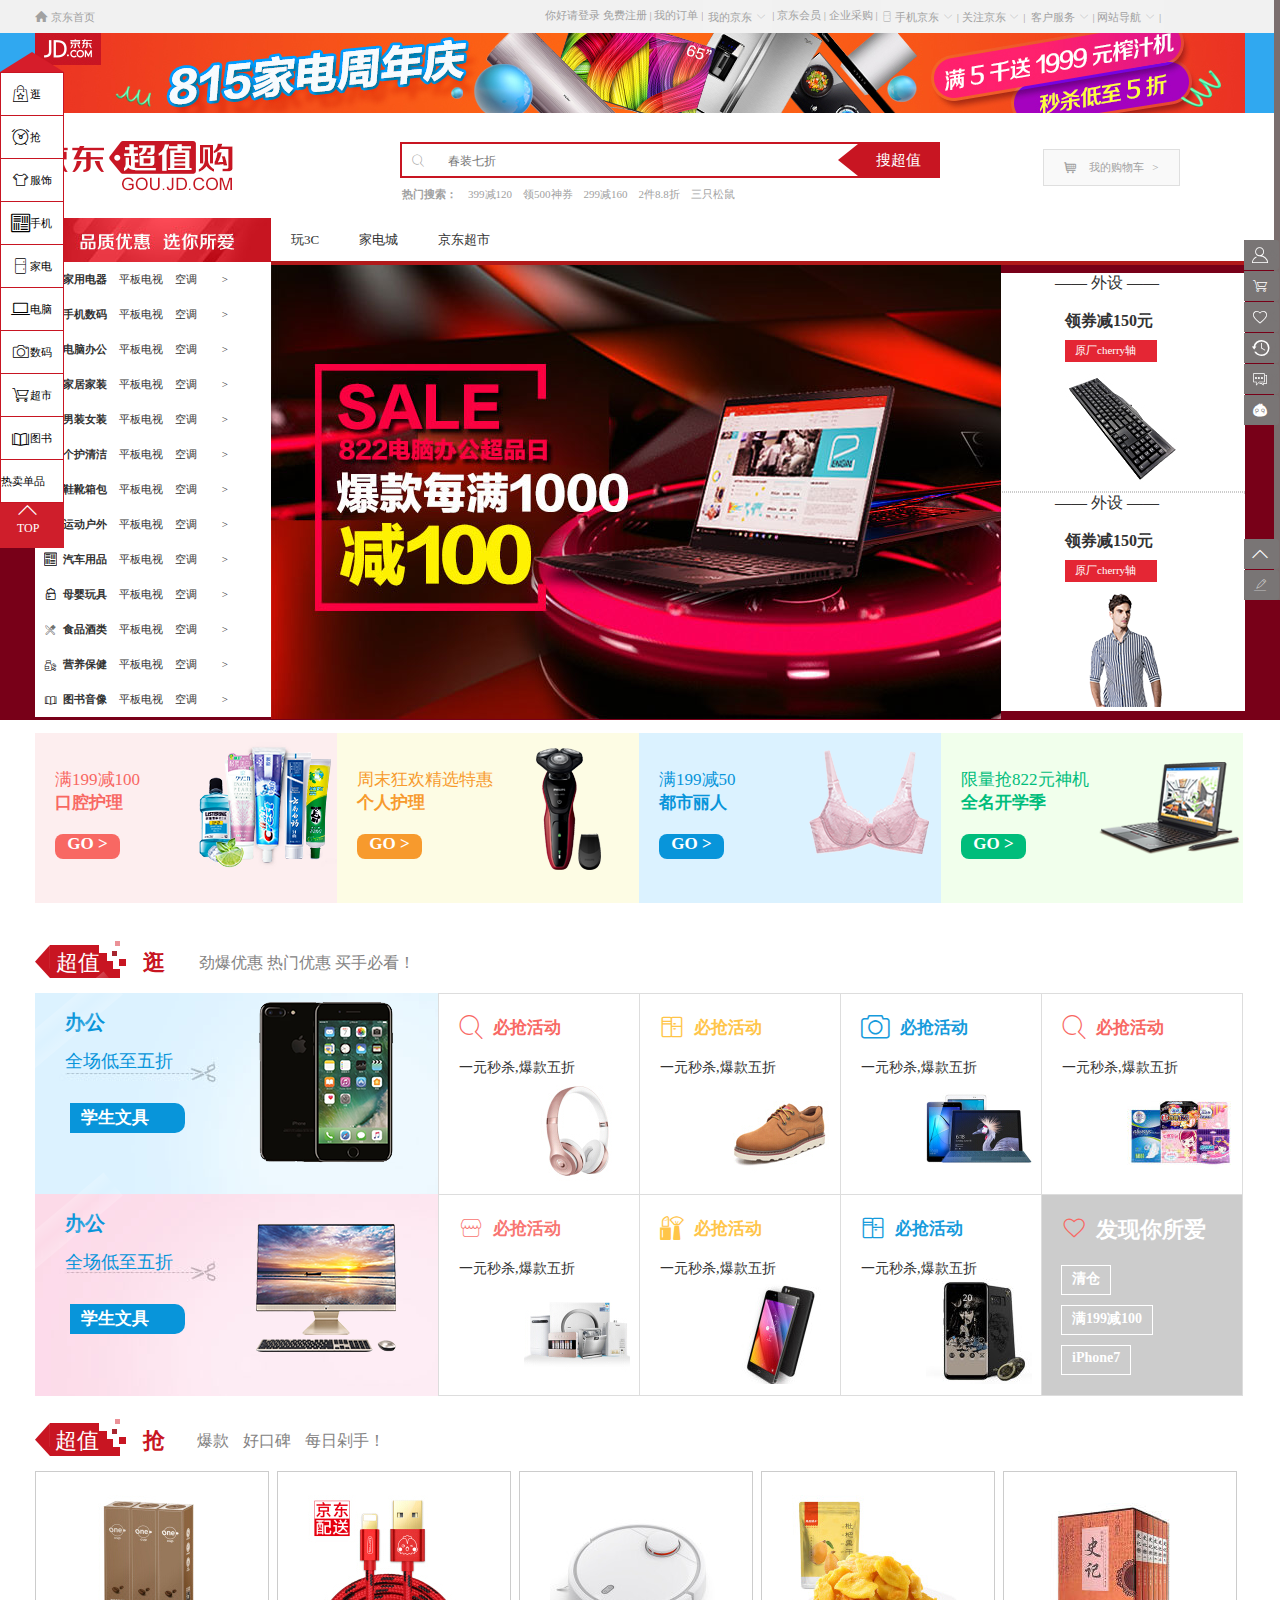
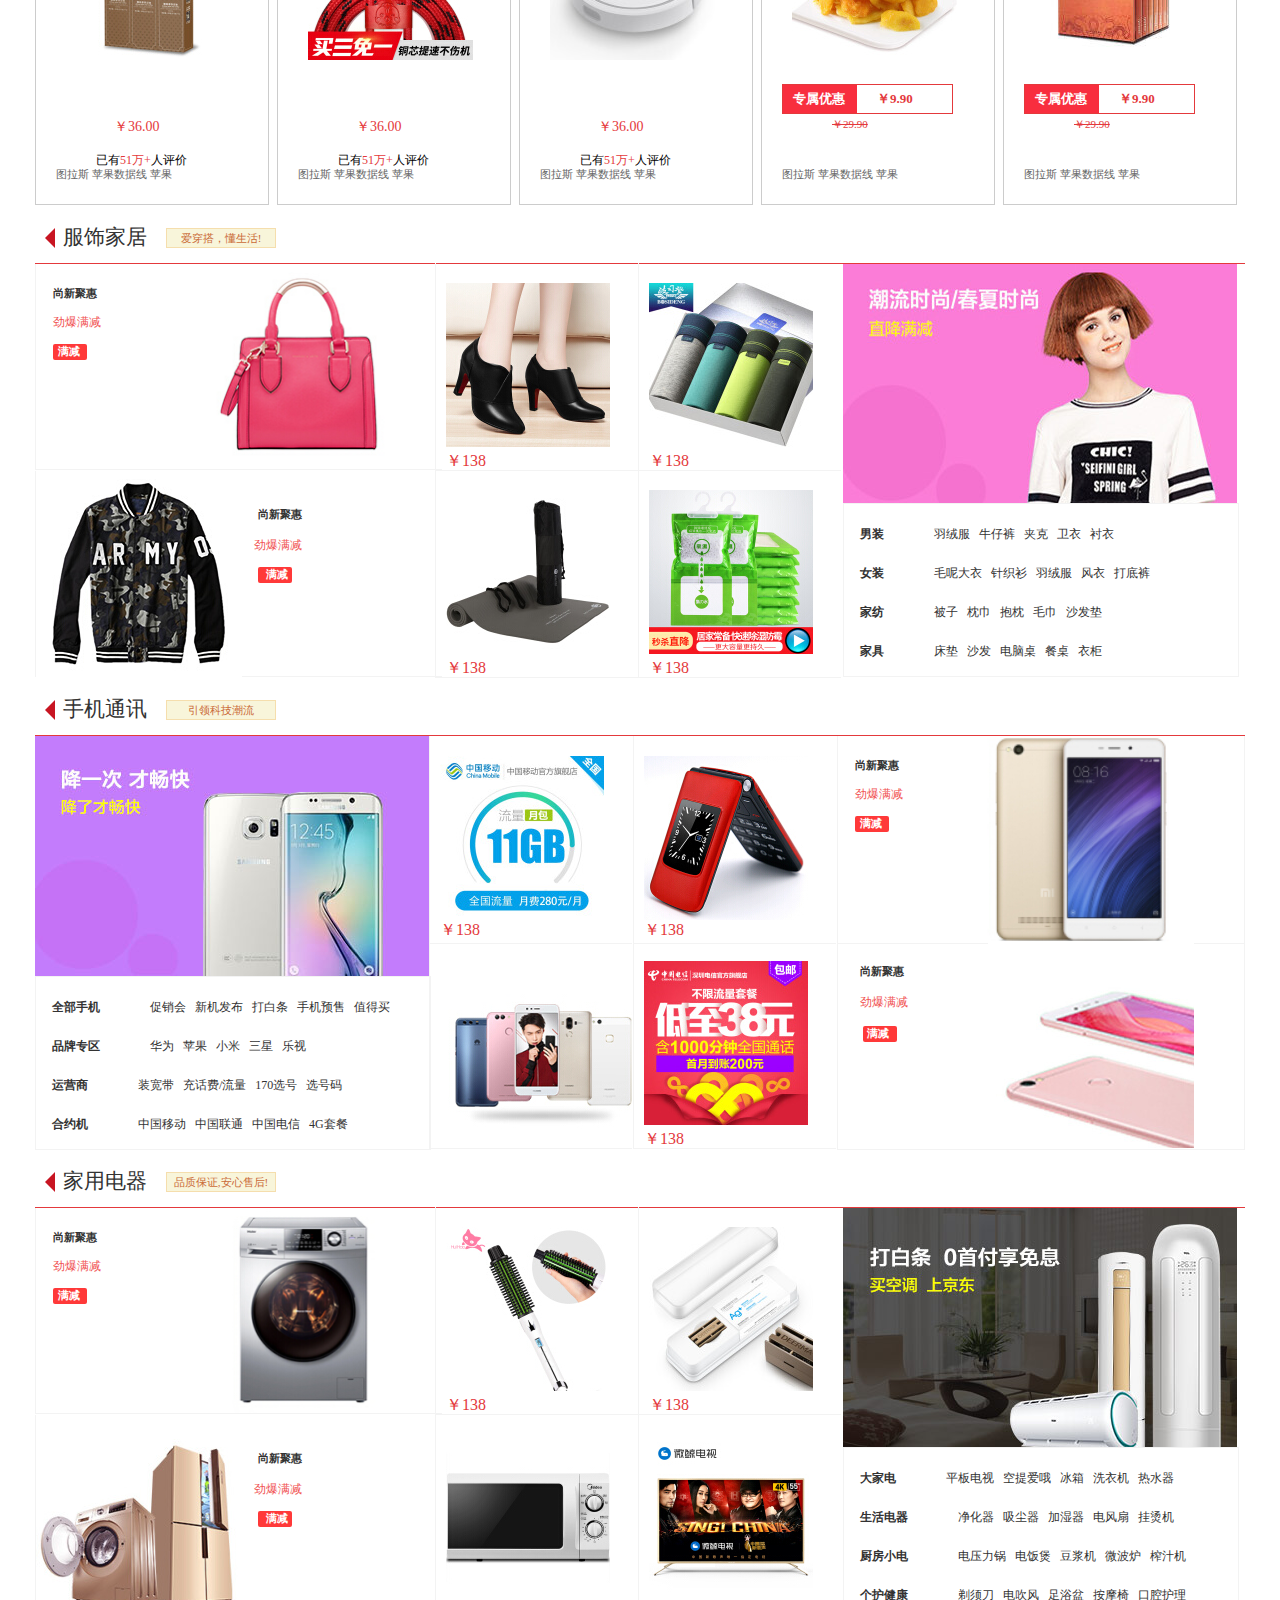
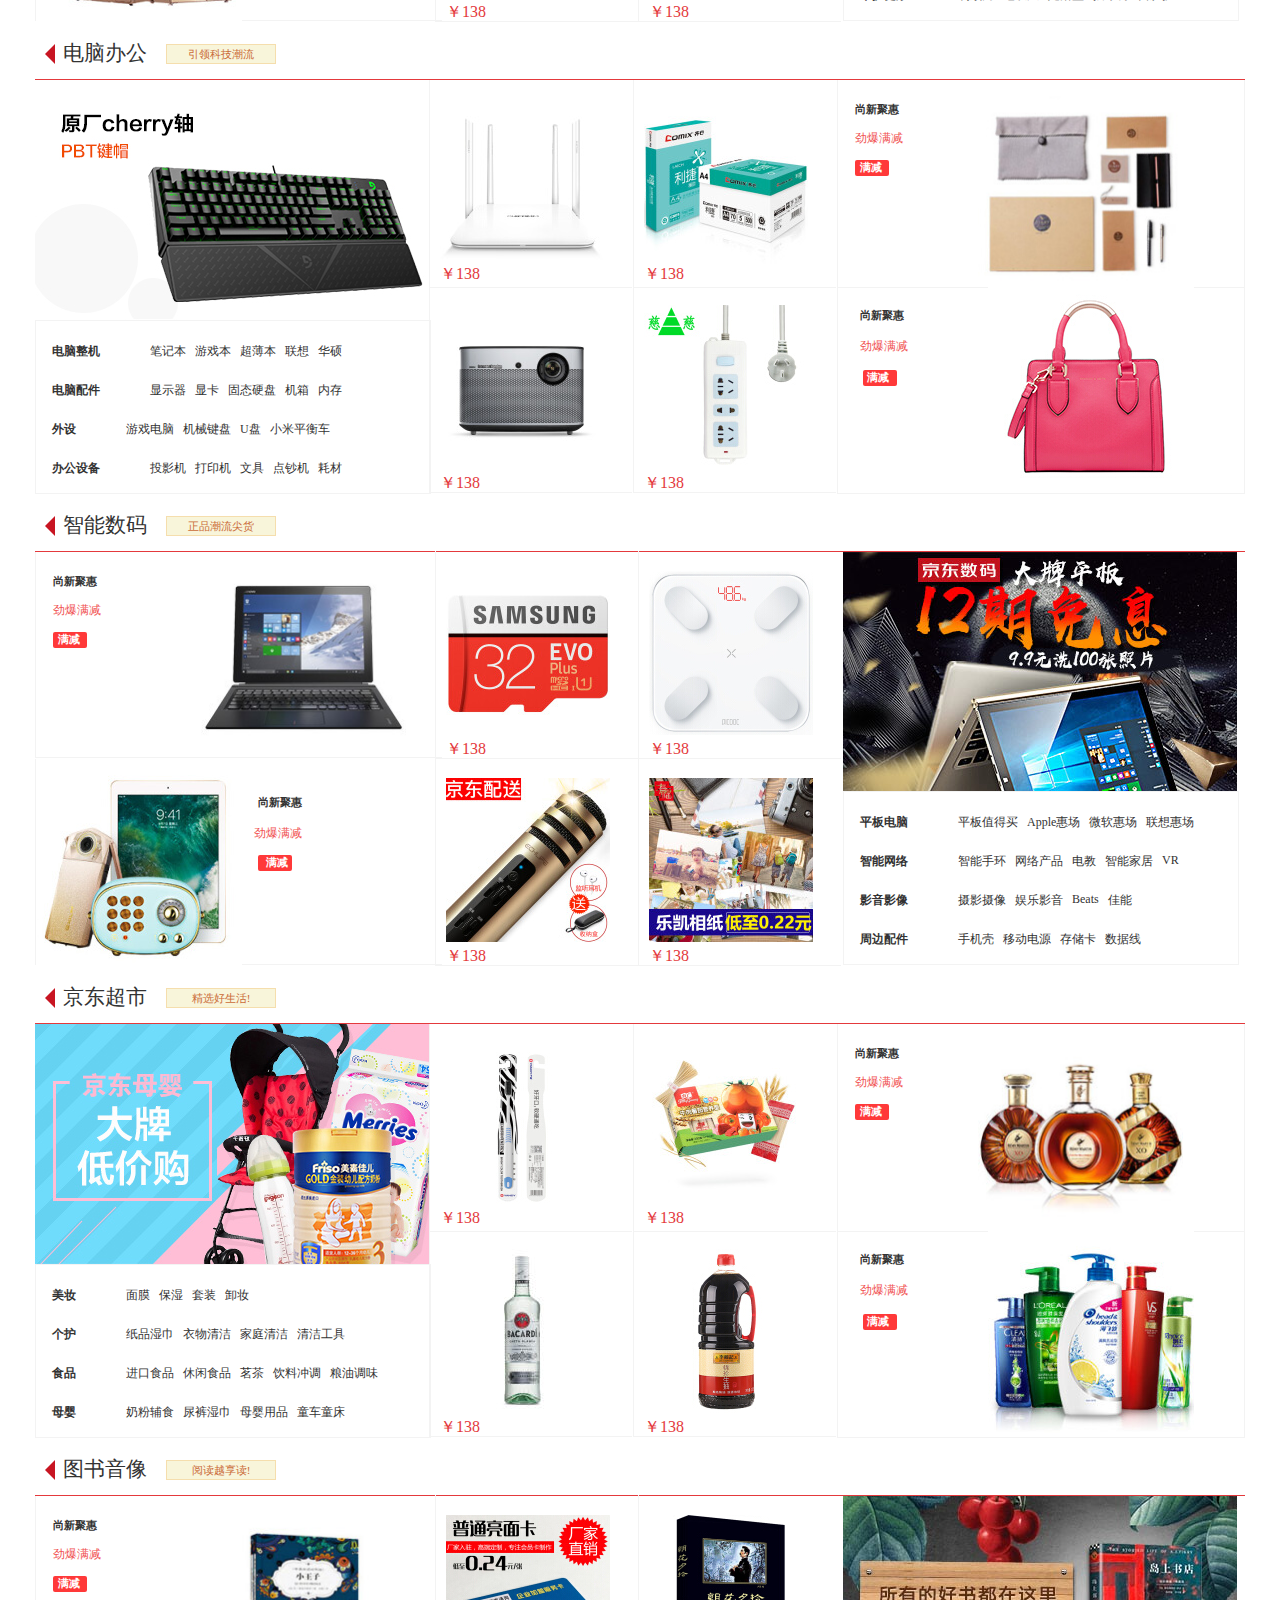
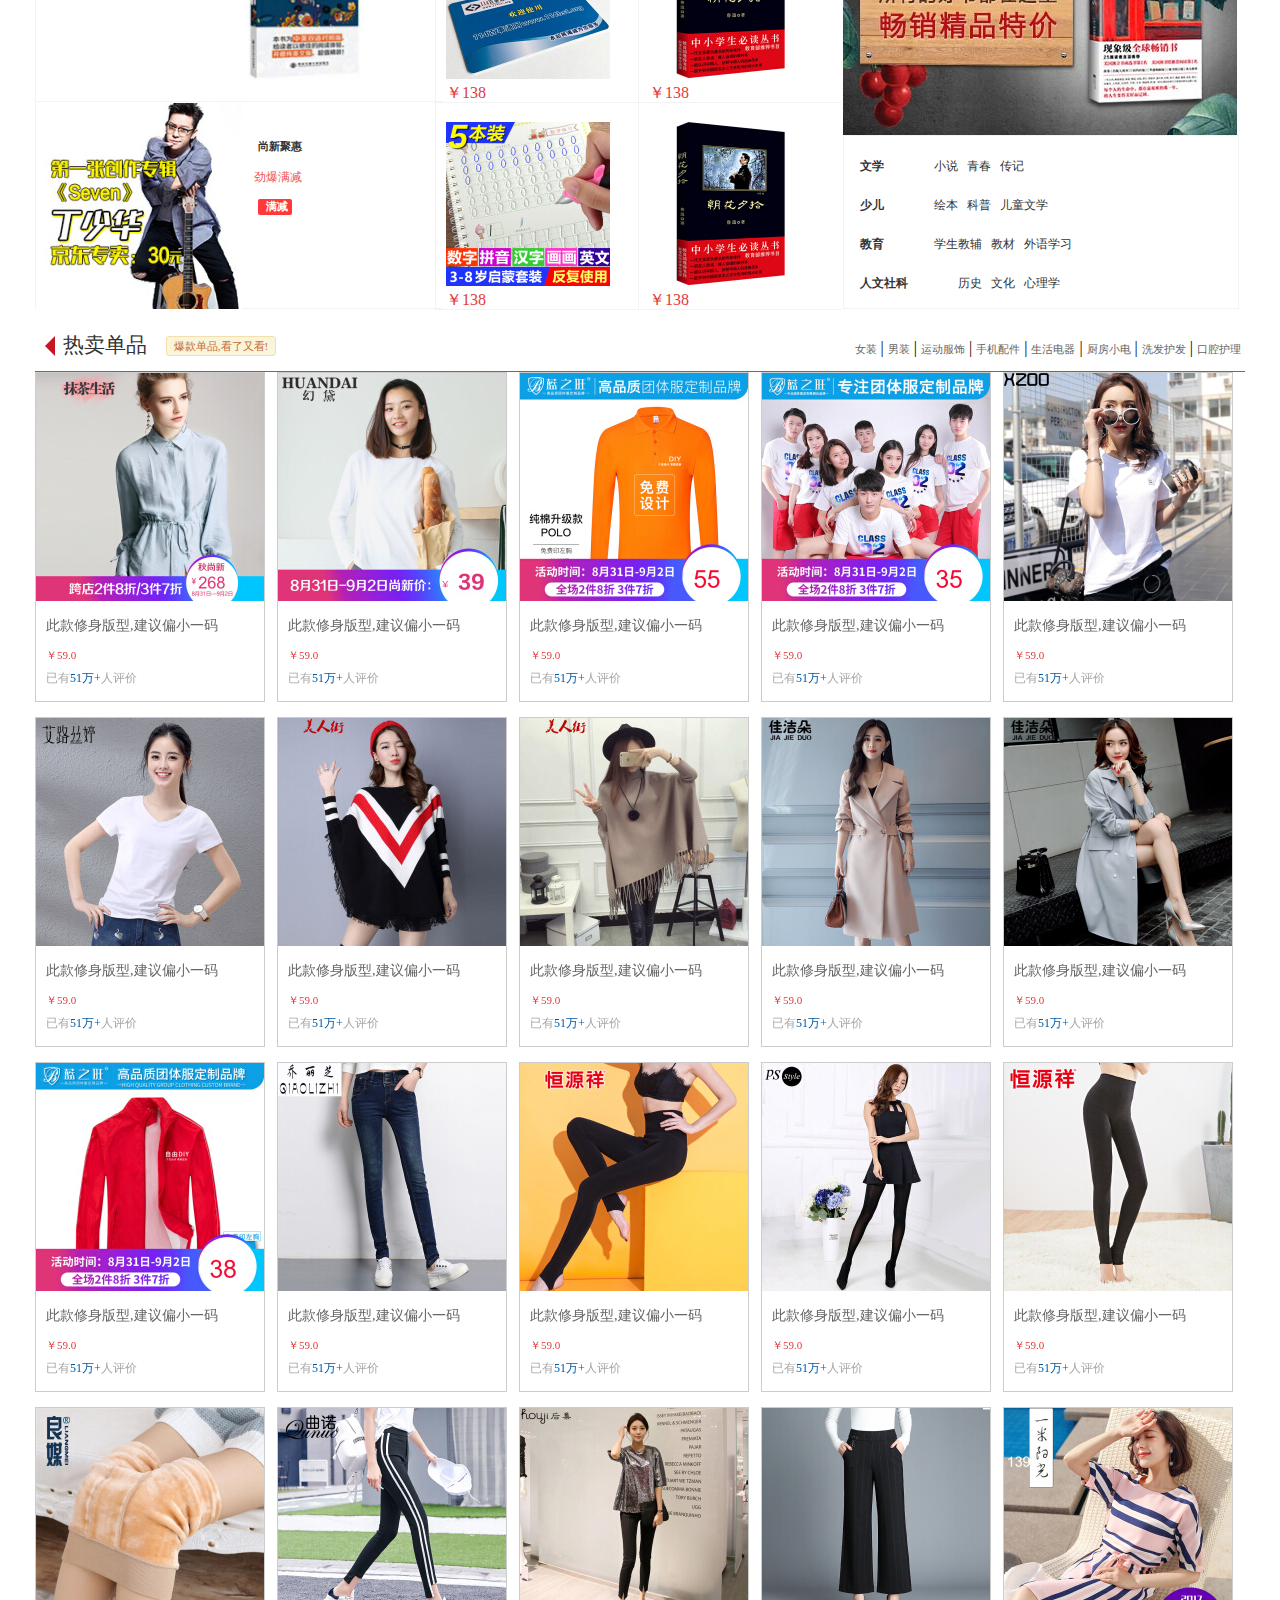
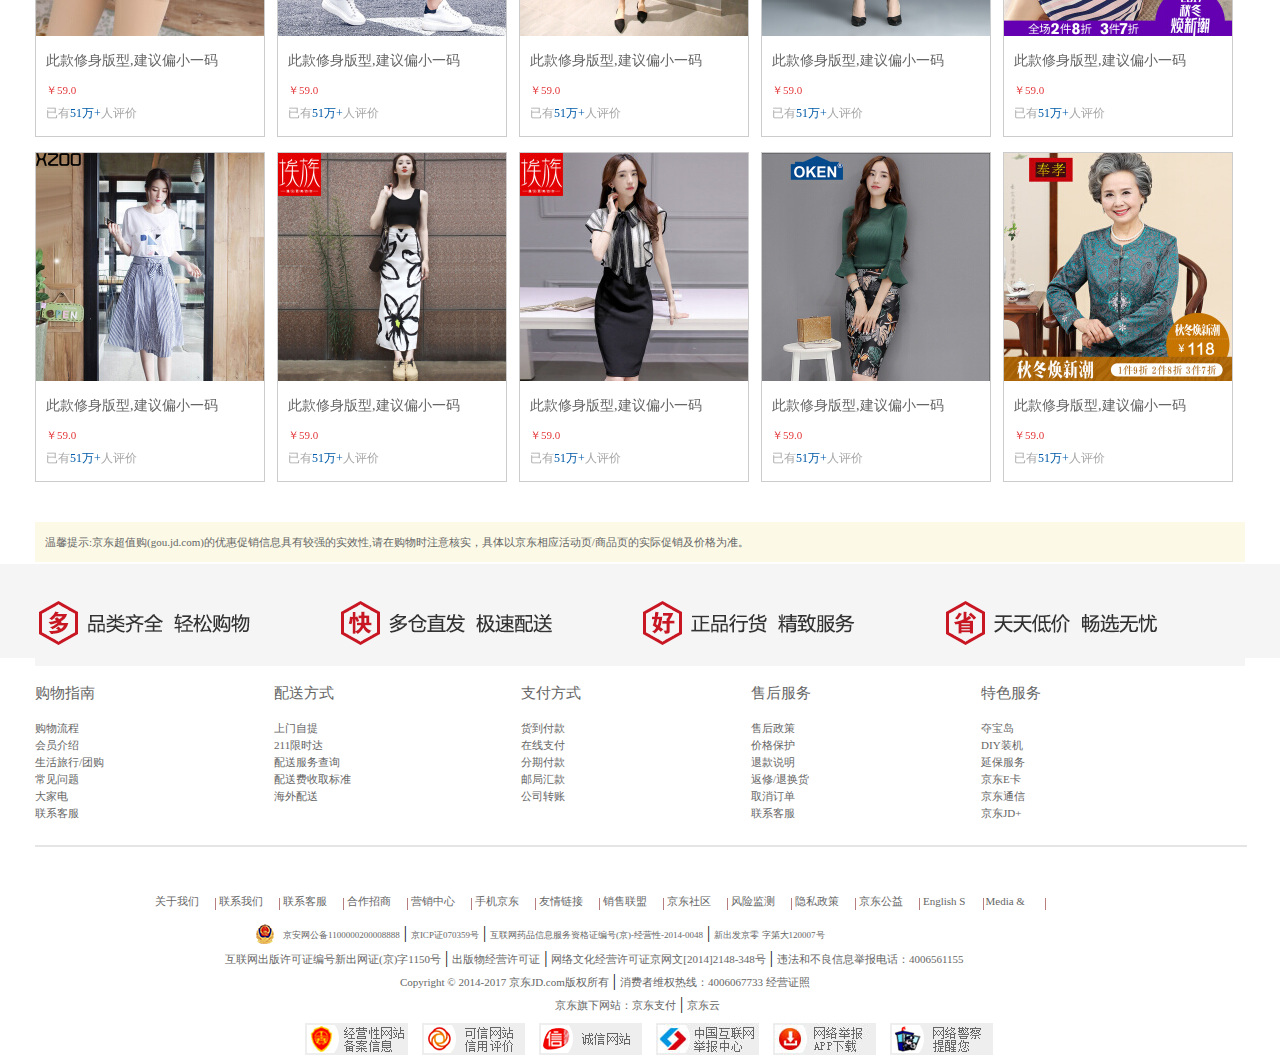
<file: index.html>
<!DOCTYPE html>
<html>
<head>
	<title></title>
	<link rel="stylesheet" type="text/css" href="font/iconfont.css">
	<link rel="stylesheet" type="text/css" href="css/index.css">
</head>
<body>
	<div id="layout">
		<div id="top">
			<div class="nav-left">
				<span>&#xe63a;</span>
				<a href="">京东首页</a>
			</div>
			<div class="nav-right">
				<ul>
					<li><a href="login.html">你好请登录&nbsp;</a></li>
					<li><a href="register.html">免费注册&nbsp;|&nbsp;</a></li>
					<li><a href="">我的订单&nbsp;|</a></li>
				</ul>
				<div class='num'>
					<p><a href="">我的京东
					<span>&#xe606;</span></a>
					</p>
					<div class="subnum">
						<a href="">待处理订单</a>
						<a href="">消息</a><br>
						<a href="">待处理订单</a>
						<a href="">消息</a><br>
						<a href="">待处理订单</a>
						<a href="">消息</a><br>
						<a href="">待处理订单</a>
						<a href="">消息</a><br>
						<a href="">待处理订单</a>
						<a href="">消息</a><br>
					</div>
				</div>
				<ol>
					<li><a href="">|&nbsp;京东会员&nbsp;|&nbsp;</li>
					<li><a href="">企业采购&nbsp;|&nbsp;</li>
				</ol>
				<div class='num1'>
					<p><a href="">
					<span>&#xe615;</span>
					手机京东
					<span>&#xe606;</span>&nbsp;|&nbsp;</a>
					</p>
					<div class="subnum">
						<a href="">待处理订单</a>
						<a href="">消息</a><br>
						<a href="">待处理订单</a>
						<a href="">消息</a><br>
						<a href="">待处理订单</a>
						<a href="">消息</a><br>
						<a href="">待处理订单</a>
						<a href="">消息</a><br>
						<a href="">待处理订单</a>
						<a href="">消息</a><br>
					</div>
				</div>
				<div class='num2'>
					<p><a href="">
					关注京东
					<span>&#xe606;</span>&nbsp;|&nbsp;&nbsp;</a>
					</p>
					<div class="subnum">
						<img src="img/gz.jpg" alt="">
					</div>
				</div>
				<div class='num3'>
					<p><a href="">
					客户服务
					<span>&#xe606;</span>&nbsp;|&nbsp;</a>
					</p>
					<div class="subnum">
						<a href="">待处理订单</a>
						<a href="">消息</a><br>
						<a href="">待处理订单</a>
						<a href="">消息</a><br>
						<a href="">待处理订单</a>
						<a href="">消息</a><br>
						<a href="">待处理订单</a>
						<a href="">消息</a><br>
						<a href="">待处理订单</a>
						<a href="">消息</a><br>
						<a href="">待处理订单</a>
						<a href="">消息</a><br>
						<a href="">待处理订单</a>
						<a href="">消息</a><br>
						<a href="">待处理订单</a>
						<a href="">消息</a><br>
						<a href="">待处理订单</a>
						<a href="">消息</a><br>
					</div>
				</div>
				<div class='num4'>
					<p><a href="">
					网站导航
					<span>&#xe606;</span>&nbsp;|&nbsp;</a>
					</p>
					<div class="subnum">
						<div class="test">
							<u>特色主题</u>
							<ol>
								<li><a href="">京东试用</a></li>
								<li><a href="">京东会员</a></li>
								<li><a href="">装机大师</a></li>
								<li><a href="">优惠券</a></li>
								<li><a href="">京东金融科技</a></li>
							</ol>
							<ol>
								<li></li>
								<li><a href="">京东金融</a></li>
								<li><a href="">京东预售</a></li>
								<li><a href="">0元测评</a></li>
								<li><a href="">秒杀</a></li>
								<li><a href="">In货推荐</a></li>
							</ol>
							<ol>
								<li></li>
								<li><a href="">全球售</a></li>
								<li><a href="">买什么</a></li>
								<li><a href="">定期送</a></li>
								<li><a href="">闪购</a></li>
								<li><a href="">礼品购</a></li>
							</ol>
							<ol>
								<li></li>
								<li><a href="">国际站</a></li>
								<li><a href="">俄语站</a></li>
								<li><a href="">港澳售</a></li>
								<li><a href="">印尼站</a></li>
								<li><a href="">出海招商</a></li>
							</ol>
							<div class="hgr"></div>
						</div>
						<div class="test">
							<u>行业频道</u>
							<ol>
								<li><a href="">手机</a></li>
								<li><a href="">电脑办公</a></li>
								<li><a href="">服装城</a></li>
								<li><a href="">母婴</a></li>
								<li><a href="">农资频道</a></li>
							</ol>
							<ol>
								<li></li>
								<li><a href="">智能数码</a></li>
								<li><a href="">家用电器</a></li>
								<li><a href="">美妆馆</a></li>
								<li><a href="">食品</a></li>
								<li><a href="">整车</a></li>
							</ol>
							<ol>
								<li></li>
								<li><a href="">玩3C</a></li>
								<li><a href="">京东智能</a></li>
								<li><a href="">家装城</a></li>
								<li><a href="">运动户外</a></li>
								<li><a href="">图书</a></li>
							</ol>
							
							<div class="hgr"></div>
						</div>
						<div class="test">
							<u>生活服务</u>
							<ol>
								<li><a href="">京东众筹</a></li>
								<li><a href="">京东小金库</a></li>
								<li><a href="">话费</a></li>
								<li><a href="">旅行</a></li>
								<li><a href="">京东到家</a></li>
							</ol>
							<ol>
								<li></li>
								<li><a href="">白条</a></li>
								<li><a href="">理财</a></li>
								<li><a href="">水电煤</a></li>
								<li><a href="">机票酒店</a></li>
								<li><a href="">京东众测</a></li>
							</ol>
							<ol>
								<li></li>
								<li><a href="">京东金融</a></li>
								<li><a href="">京东微联</a></li>
								<li><a href="">彩票</a></li>
								<li><a href="">电影票</a></li>
								<li><a href="">游戏</a></li>
							</ol>
							
							<div class="hgr"></div>
						</div>
						<div class="test">
							<u>更多精选</u>
							<ol>
								<li><a href="">合作招商</a></li>
								<li><a href="">企业采购</a></li>
								<li><a href="">乡村招募</a></li>
								<li><a href="">京东社区</a></li>
								<li><a href="">知识产权维权</a></li>
							</ol>
							<ol>
								<li></li>
								<li><a href="">京东通信</a></li>
								<li><a href="">服务市场</a></li>
								<li><a href="">校园加盟</a></li>
								<li><a href="">智能社区</a></li>
								<li><a href="">在线读书</a></li>
							</ol>
							<ol>
								<li></li>
								<li><a href="">京东E卡</a></li>
								<li><a href="">办公生活馆</a></li>
								<li><a href="">京友邦</a></li>
								<li><a href="">游戏社区</a></li>
							</ol>
						</div>
					</div>
				</div>
			</div>
			<div class="nav-center">
				<img src="img/top.jpg" alt="">
			</div>
			<div class="top-center">
				<img src="img/gou-logo.png" alt="">
				<div class="box">
					<span>&#xe6ac;</span>
					<input type="text" placeholder="春装七折">
					<div class="box2">搜超值</div>
					<div class="box3"></div>
					<ul>
						<li><a href="">热门搜索：</a></li>
						<li><a href="">399减120</a></li>
						<li><a href="">领500神券</a></li>
						<li><a href="">299减160</a></li>
						<li><a href="">2件8.8折</a></li>
						<li><a href="">三只松鼠</a></li>
					</ul>
				</div>
				<div class="cart">
					<span>&#xe6c9;</span>
					<a href="">我的购物车&nbsp;&nbsp;&nbsp;></a>
				</div>
			</div>
		</div>
		<div id="center">
			<div class="center-top">
				<img src="img/ai.jpg" alt="">
				<h1><a href="">玩3C</a></h1>
				<h1><a href="">家电城</a></h1>
				<h1><a href="">京东超市</a></h1>
			</div>
			<div class="center-left">
				<div class="menu">
					<span>&#xe604;</span>
					<ul>
						<li><a href="">家用电器</a></li>
						<li><a href="">平板电视</a></li>
						<li><a href="">空调&nbsp;&nbsp;&nbsp;&nbsp;&nbsp;&nbsp;&nbsp;&nbsp;&nbsp;></a></li>
					</ul>
					<div class="subminu">
						<div class="box">
							<p>清洁用品</p>
							<div class="son">
								<span>&#xe619;</span>
							</div>
						</div>
						<div class="box">
							<p>美妆馆</p>
							<div class="son">
								<span>&#xe619;</span>
							</div>
						</div>
						<div class="box">
							<p>个护馆</p>
							<div class="son">
								<span>&#xe619;</span>
							</div>
						</div>
						<div class="box">
							<p>妆比社</p>
							<div class="son">
								<span>&#xe619;</span>
							</div>
						</div>
						<div class="box">
							<p>全球购美妆</p>
							<div class="son">
								<span>&#xe619;</span>
							</div>
						</div>
						<div class="box">
							<p>宠物馆</p>
							<div class="son">
								<span>&#xe619;</span>
							</div>
						</div>
						<div class="face">
							<a href="">面部护肤</a>
							<span>&#xe619;</span>
								<a href="">|&nbsp;&nbsp;补水保湿&nbsp;&nbsp;</a>
								<a href=''>|&nbsp;&nbsp;卸妆&nbsp;&nbsp;</a>
								<a href=''>|&nbsp;&nbsp;洁面&nbsp;&nbsp;</a>
								<a href="">|&nbsp;&nbsp;爽肤水&nbsp;&nbsp;</a>
								<a href="">|&nbsp;&nbsp;乳液面霜&nbsp;&nbsp;</a>
								<a href="">|&nbsp;&nbsp;精华&nbsp;&nbsp;</a>
								<a href="">|&nbsp;&nbsp;眼霜&nbsp;&nbsp;</a>
								<a href="">|&nbsp;&nbsp;防晒&nbsp;&nbsp;</a>
								<a href="">|&nbsp;&nbsp;面膜&nbsp;&nbsp;</a>
								<a href="">|&nbsp;&nbsp;剃须&nbsp;&nbsp;</a>
								<a href="">|&nbsp;&nbsp;套装</a>
								<div class="hr"></div>
						</div>
						<div class="face">
							<a href="">洗发护发</a>
							<span>&#xe619;</span>
								<a href="">|&nbsp;&nbsp;洗发&nbsp;&nbsp;</a>
								<a href=''>|&nbsp;&nbsp;护发&nbsp;&nbsp;</a>
								<a href=''>|&nbsp;&nbsp;染发&nbsp;&nbsp;</a>
								<a href="">|&nbsp;&nbsp;造型&nbsp;&nbsp;</a>
								<a href="">|&nbsp;&nbsp;假发&nbsp;&nbsp;</a>
								<a href="">|&nbsp;&nbsp;美发工具&nbsp;&nbsp;</a>
								<div class="hr"></div>
						</div>
						<div class="face">
							<a href="">身体护理</a>
							<span>&#xe619;</span>
								<a href="">|&nbsp;&nbsp;补水保湿&nbsp;&nbsp;</a>
								<a href=''>|&nbsp;&nbsp;沐浴&nbsp;&nbsp;</a>
								<a href=''>|&nbsp;&nbsp;润肤&nbsp;&nbsp;</a>
								<a href="">|&nbsp;&nbsp;精油&nbsp;&nbsp;</a>
								<a href="">|&nbsp;&nbsp;颈部&nbsp;&nbsp;</a>
								<a href="">|&nbsp;&nbsp;手足&nbsp;&nbsp;</a>
								<a href="">|&nbsp;&nbsp;纤体塑形&nbsp;&nbsp;</a>
								<a href="">|&nbsp;&nbsp;美胸&nbsp;&nbsp;</a>
								<a href="">|&nbsp;&nbsp;套装&nbsp;&nbsp;</a>
								<div class="hr"></div>
						</div>
						<div class="face">
							<a href="">口腔护理</a>
							<span>&#xe619;</span>
								<a href="">|&nbsp;&nbsp;牙膏/牙粉&nbsp;&nbsp;</a>
								<a href=''>|&nbsp;&nbsp;牙刷/牙线&nbsp;&nbsp;</a>
								<a href=''>|&nbsp;&nbsp;漱口水&nbsp;&nbsp;</a>
								<a href="">|&nbsp;&nbsp;套装</a>
								<div class="hr"></div>
						</div>
						<div class="face">
							<a href="">女性护理</a>
							<span>&#xe619;</span>
								<a href="">|&nbsp;&nbsp;卫生巾&nbsp;&nbsp;</a>
								<a href=''>|&nbsp;&nbsp;卫生护垫&nbsp;&nbsp;</a>
								<a href=''>|&nbsp;&nbsp;私密护理&nbsp;&nbsp;</a>
								<a href="">|&nbsp;&nbsp;脱毛膏&nbsp;&nbsp;</a>
								<div class="hr"></div>
						</div>
						<div class="face">
							<a href="">香水彩妆</a>
							<span>&#xe619;</span>
								<a href="">|&nbsp;&nbsp;BB霜&nbsp;&nbsp;</a>
								<a href=''>|&nbsp;&nbsp;化妆棉&nbsp;&nbsp;</a>
								<a href=''>|&nbsp;&nbsp;女士香水&nbsp;&nbsp;</a>
								<a href="">|&nbsp;&nbsp;男士香水&nbsp;&nbsp;</a>
								<a href="">|&nbsp;&nbsp;底妆&nbsp;&nbsp;</a>
								<a href="">|&nbsp;&nbsp;眉笔&nbsp;&nbsp;</a>
								<a href="">|&nbsp;&nbsp;睫毛膏&nbsp;&nbsp;</a>
								<a href="">|&nbsp;&nbsp;眼线&nbsp;&nbsp;</a>
								<a href="">|&nbsp;&nbsp;眼影&nbsp;&nbsp;</a>
								<a href="">|&nbsp;&nbsp;唇膏/彩&nbsp;&nbsp;</a>
								<a href="">|&nbsp;&nbsp;腮红&nbsp;&nbsp;</a>
								<div class="hr"></div>
						</div>
						<div class="face">
							<a href="">清洁用品</a>
							<span>&#xe619;</span>
								<a href="">|&nbsp;&nbsp;纸品湿巾&nbsp;&nbsp;</a>
								<a href=''>|&nbsp;&nbsp;衣物清洁&nbsp;&nbsp;</a>
								<a href=''>|&nbsp;&nbsp;清洁工具&nbsp;&nbsp;</a>
								<a href="">|&nbsp;&nbsp;家庭清洁&nbsp;&nbsp;</a>
								<a href="">|&nbsp;&nbsp;一次性用品&nbsp;&nbsp;</a>
								<a href="">|&nbsp;&nbsp;驱虫用品&nbsp;&nbsp;</a>
								<a href="">|&nbsp;&nbsp;皮具护理&nbsp;&nbsp;</a>
								<div class="hr"></div>
						</div>
						<div class="face">
							<a href="">宠物生活</a>
							<span>&#xe619;</span>
							<a href="">|&nbsp;&nbsp;水族世界&nbsp;&nbsp;</a>
							<a href=''>|&nbsp;&nbsp;狗粮&nbsp;&nbsp;</a>
							<a href=''>|&nbsp;&nbsp;猫粮&nbsp;&nbsp;</a>
							<a href="">|&nbsp;&nbsp;猫狗罐头&nbsp;&nbsp;</a>
							<a href="">|&nbsp;&nbsp;狗零食&nbsp;&nbsp;</a>
							<a href="">|&nbsp;&nbsp;猫零食&nbsp;&nbsp;</a>
							<a href="">|&nbsp;&nbsp;医疗保健&nbsp;&nbsp;</a>
							<a href="">|&nbsp;&nbsp;宠物玩具&nbsp;&nbsp;</a>
							<a href="">|&nbsp;&nbsp;宠物服饰&nbsp;&nbsp;</a>
						</div>
						<div class="face-right">
							<div class="imgs">
								<img src="img/360.jpg" alt="">
								<img src="img/app.jpg" alt="">
								<img src="img/dell.jpg" alt="">
								<img src="img/honor.jpg" alt="">
								<img src="img/intel.jpg" alt="">
								<img src="img/luo.jpg" alt="">
								<img src="img/midea.jpg" alt="">
								<img src="img/sam.jpg" alt="">
								<img src="img/sh.jpg" alt="">
								<img src="img/pin.jpg" alt="">
							</div>
						</div>
					</div>
				</div>
				<div class="menu">
					<span>&#xe616;</span>
					<ul>
						<li><a href="">手机数码</a></li>
						<li><a href="">平板电视</a></li>
						<li><a href="">空调&nbsp;&nbsp;&nbsp;&nbsp;&nbsp;&nbsp;&nbsp;&nbsp;&nbsp;></a></li>
					</ul>
				</div>
				<div class="menu">
					<span>&#xe672;</span>
					<ul>
						<li><a href="">电脑办公</a></li>
						<li><a href="">平板电视</a></li>
						<li><a href="">空调&nbsp;&nbsp;&nbsp;&nbsp;&nbsp;&nbsp;&nbsp;&nbsp;&nbsp;></a></li>
					</ul>
				</div>
				<div class="menu">
					<span>&#xe670;</span>
					<ul>
						<li><a href="">家居家装</a></li>
						<li><a href="">平板电视</a></li>
						<li><a href="">空调&nbsp;&nbsp;&nbsp;&nbsp;&nbsp;&nbsp;&nbsp;&nbsp;&nbsp;></a></li>
					</ul>
				</div>
				<div class="menu">
					<span>&#xe613;</span>
					<ul>
						<li><a href="">男装女装</a></li>
						<li><a href="">平板电视</a></li>
						<li><a href="">空调&nbsp;&nbsp;&nbsp;&nbsp;&nbsp;&nbsp;&nbsp;&nbsp;&nbsp;></a></li>
					</ul>
				</div>
				<div class="menu">
					<span>&#xe69c;</span>
					<ul>
						<li><a href="">个护清洁</a></li>
						<li><a href="">平板电视</a></li>
						<li><a href="">空调&nbsp;&nbsp;&nbsp;&nbsp;&nbsp;&nbsp;&nbsp;&nbsp;&nbsp;></a></li>
					</ul>
				</div>
				<div class="menu">
					<span>&#xe601;</span>
					<ul>
						<li><a href="">鞋靴箱包</a></li>
						<li><a href="">平板电视</a></li>
						<li><a href="">空调&nbsp;&nbsp;&nbsp;&nbsp;&nbsp;&nbsp;&nbsp;&nbsp;&nbsp;></a></li>
					</ul>
				</div>
				<div class="menu">
					<span>&#xe62c;</span>
					<ul>
						<li><a href="">运动户外</a></li>
						<li><a href="">平板电视</a></li>
						<li><a href="">空调&nbsp;&nbsp;&nbsp;&nbsp;&nbsp;&nbsp;&nbsp;&nbsp;&nbsp;></a></li>
					</ul>
				</div>
				<div class="menu">
					<span>&#xe64e;</span>
					<ul>
						<li><a href="">汽车用品</a></li>
						<li><a href="">平板电视</a></li>
						<li><a href="">空调&nbsp;&nbsp;&nbsp;&nbsp;&nbsp;&nbsp;&nbsp;&nbsp;&nbsp;></a></li>
					</ul>
				</div>
				<div class="menu">
					<span>&#xe614;</span>
					<ul>
						<li><a href="">母婴玩具</a></li>
						<li><a href="">平板电视</a></li>
						<li><a href="">空调&nbsp;&nbsp;&nbsp;&nbsp;&nbsp;&nbsp;&nbsp;&nbsp;&nbsp;></a></li>
					</ul>
				</div>
				<div class="menu">
					<span>&#xe602;</span>
					<ul>
						<li><a href="">食品酒类</a></li>
						<li><a href="">平板电视</a></li>
						<li><a href="">空调&nbsp;&nbsp;&nbsp;&nbsp;&nbsp;&nbsp;&nbsp;&nbsp;&nbsp;></a></li>
					</ul>
				</div>
				<div class="menu">
					<span>&#xe62b;</span>
					<ul>
						<li><a href="">营养保健</a></li>
						<li><a href="">平板电视</a></li>
						<li><a href="">空调&nbsp;&nbsp;&nbsp;&nbsp;&nbsp;&nbsp;&nbsp;&nbsp;&nbsp;></a></li>
					</ul>
				</div>
				<div class="menu">
					<span>&#xe61c;</span>
					<ul>
						<li><a href="">图书音像</a></li>
						<li><a href="">平板电视</a></li>
						<li><a href="">空调&nbsp;&nbsp;&nbsp;&nbsp;&nbsp;&nbsp;&nbsp;&nbsp;&nbsp;></a></li>
					</ul>
				</div>
			</div>
			<div class="center-mid">
				<img src="img/59.jpg" alt="">
			</div>
			<div class="center-right">
				<div class="box">
					<a href="">——&nbsp;外设&nbsp;——</a><br>
					<h4><a href="">领券减150元</a></h4>
					<div class="son">
						<a href="">原厂cherry轴</a>
					</div>
					<img src="img/599.jpg" alt="">
					<div class="hr1"></div>
					<a href="">——&nbsp;外设&nbsp;——</a><br>
					<h4><a href="">领券减150元</a></h4>
					<div class="son">
						<a href="">原厂cherry轴</a>
					</div>
					<img src="img/60.png" alt="">
				</div>
			</div>
		</div>
		<div id="bottom">
			<div class="box">
				<div class="pon">
					<a href="">满199减100</a>
					<h4><a href="">口腔护理</a></h4>
					<div class="son">
						<p>GO ></p>
					</div>
				</div>
				<div class="imgs">
					<img src="img/yg.png" alt="">
				</div>
			</div>
			<div class="box">
				<div class="pon">
					<a href="">周末狂欢精选特惠</a>
					<h4><a href="">个人护理</a></h4>
					<div class="son">
						<p>GO ></p>
					</div>
				</div>
				<div class="imgs">
					<img src="img/txd.png" alt="">
				</div>
			</div>
			<div class="box">
				<div class="pon">
					<a href="">满199减50</a>
					<h4><a href="">都市丽人</a></h4>
					<div class="son">
						<p>GO ></p>
					</div>
				</div>
				<div class="imgs">
					<img src="img/ny.png" alt="">
				</div>
			</div>
			<div class="box">
				<div class="pon">
					<a href="">限量抢822元神机</a>
					<h4><a href="">全名开学季</a></h4>
					<div class="son">
						<p>GO ></p>
					</div>
				</div>
				<div class="imgs">
					<img src="img/dn.png" alt="">
				</div>
			</div>
		</div>
		<div id="roam">
			<div class="roam-top">
				<img src="img/gou.png" alt="">
				<h3>超值</h3>
				<h4>逛</h4>
				<div class="tro">
					<a href="">劲爆优惠</a>
					<a href="">热门优惠</a>
					<a href="">买手必看！</a>
				</div>
			</div>
			<div class="roam-center">
				<div class="halo">
					<img src="img/40.jpg" alt="">
					<div class="case"></div>
					<h3>办公</h3>
					<h4>全场低至五折</h4>
					<div class="son ret">
						<p>学生文具</p>
					</div>
					<div class="imgs">
						<img src="img/11.png" alt="">
					</div>
				</div>
				<div class="rim">
					<div class="son ret">
						<span>&#xe6ac;</span>
						<p>必抢活动</p>
						<h1>一元秒杀,爆款五折</h1>
						<img src="img/erji.jpg" alt="">
					</div>
					<div class="son ret">
						<span>&#xe61a;</span>
						<p>必抢活动</p>
						<h1>一元秒杀,爆款五折</h1>
						<img src="img/1.jpg" alt="">
					</div>
					<div class="son ret">
						<span>&#xe607;</span>
						<p>必抢活动</p>
						<h1>一元秒杀,爆款五折</h1>
						<img src="img/2.jpg" alt="">
					</div>
					<div class="son ret">
						<span>&#xe6ac;</span>
						<p>必抢活动</p>
						<h1>一元秒杀,爆款五折</h1>
						<img src="img/3.jpg" alt="">
					</div>
				</div>
				<div class="halo dow">
					<img src="img/41.jpg" alt="">
					<div class="case"></div>
					<h3>办公</h3>
					<h4>全场低至五折</h4>
					<div class="son">
						<p>学生文具</p>
					</div>
					<div class="imgs">
						<img src="img/46.png" alt="">
					</div>
				</div>
				<div class="rim">
					<div class="son res">
						<span>&#xe618;</span>
						<p>必抢活动</p>
						<h1>一元秒杀,爆款五折</h1>
						<img src="img/6.jpg" alt="">
					</div>
					<div class="son res">
						<span>&#xe69c;</span>
						<p>必抢活动</p>
						<h1>一元秒杀,爆款五折</h1>
						<img src="img/4.jpg" alt="">
					</div>
					<div class="son res">
						<span>&#xe61a;</span>
						<p>必抢活动</p>
						<h1>一元秒杀,爆款五折</h1>
						<img src="img/5.jpg" alt="">
					</div>
					<div class="son res">
						<span>&#xe617;</span>
						<h1>发现你所爱</h1>
						<div class="but">
							<div class="btn">
									<p>清仓</p>
							</div>
							<div class="btn">
								<p>满199减100</p>
							</div>
							<div class="btn">
								<p>iPhone7</p>
							</div>
						</div>
					</div>
				</div>
			</div>
		</div>
		<div id="grab">
			<div class="grab-top">
				<img src="img/gou.png" alt="">
					<h3>超值</h3>
					<h4>抢</h4>
					<div class="tro">
						<a href="">爆款</a>
						<a href="">好口碑</a>
						<a href="">每日剁手！</a>
					</div>
				</div>
			<div class="grab-bottom">
				<div class="box">
					<img src="img/q1.jpg" alt="">
					<h1>￥36.00</h1>
					<h2>已有<h3>51万+</h3><h4>人评价</h4></h2>
					<p>图拉斯 苹果数据线 苹果</p>
					<div class="frime">
						<span>&#xe603;</span>
						<b>加入购物车</b>
					</div>
				</div>
				<div class="box">
					<img src="img/q2.jpg" alt="">
					<h1>￥36.00</h1>
					<h2>已有<h3>51万+</h3><h4>人评价</h4></h2>
					<p>图拉斯 苹果数据线 苹果</p>
					<div class="frime">
						<span>&#xe603;</span>
						<b>加入购物车</b>
					</div>
				</div>
				<div class="box">
					<img src="img/q3.jpg" alt="">
					<h1>￥36.00</h1>
					<h2>已有<h3>51万+</h3><h4>人评价</h4></h2>
					<p>图拉斯 苹果数据线 苹果</p>
					<div class="frime">
						<span>&#xe603;</span>
						<b>加入购物车</b>
					</div>
				</div>
				<div class="box">
					<img src="img/q4.jpg" alt="">
					<div class="pane">
						<b>专属优惠</b>
					</div>
					<div class="son">
						<b>￥9.90</b>
					</div>
					<del>￥29.90</del>
					<p>图拉斯 苹果数据线 苹果</p>
					<div class="frime">
						<span>&#xe603;</span>
						<b>加入购物车</b>
					</div>
				</div>
				<div class="box">
					<img src="img/q5.jpg" alt="">
					<div class="pane">
						<b>专属优惠</b>
					</div>
					<div class="son">
						<b>￥9.90</b>
					</div>
					<del>￥29.90</del>
					<p>图拉斯 苹果数据线 苹果</p>
					<div class="frime">
						<span>&#xe603;</span>
						<b>加入购物车</b>
					</div>
				</div>
			</div>
		</div>
		<div id="cost">
			<div class="cost-top">
				<div class="tri"></div>
				<h2>服饰家居</h2>
				<div class="rect">
					<p>爱穿搭，懂生活!</p>
				</div>
				<div class="line"></div>
			</div>
			<div class="cost-left">
				<div class="box">
					<h1>尚新聚惠</h1>
					<p>劲爆满减</p>
					<div class="siz">
						<b>满减</b>
					</div>
					<img src="img/bao.jpg" alt="">
					<div class="son">
						<span><</span>
					</div>
					<div class="son res">
						<span>></span>
					</div>
				</div>
				<div class="pane">
					<div class="box1">
						<img src="img/y3.jpg" alt="">
						<p>￥138</p>
						<div class="son">
							<h1>花花公子 休闲男鞋2017新款透气</h1>
						</div>	
					</div>
					<div class="box1">
						<img src="img/y2.jpg" alt="">
						<p>￥138</p>
						<div class="son">
							<h1>花花公子 休闲男鞋2017新款透气</h1>
						</div>
					</div>
				</div>
				<div class="casket">
					<img src="img/y1.jpg" alt="">
					<h1>尚新聚惠</h1>
					<p>劲爆满减</p>
					<div class="siz">
						<b>满减</b>
					</div>
					<div class="son">
						<span><</span>
					</div>
					<div class="son res">
						<span>></span>
					</div>
				</div>
				<div class="pane">
					<div class="box1">
						<img src="img/y4.jpg" alt="">
						<p>￥138</p>
						<div class="son">
							<h1>花花公子 休闲男鞋2017新款透气</h1>
						</div>	
					</div>
					<div class="box1">
						<img src="img/y5.jpg" alt="">
						<p>￥138</p>
						<div class="son">
							<h1>花花公子 休闲男鞋2017新款透气</h1>
						</div>
					</div>
				</div>
			</div>
			<div class="cost-right">
				<img src="img/582.jpg" alt="">
				<div class="box">
					<h2>男装</h2>
					<a href="">羽绒服</a>
					<a href="">牛仔裤</a>
					<a href="">夹克</a>
					<a href="">卫衣</a>
					<a href="">衬衣</a>
					<h2>女装</h2>
					<a href="">毛呢大衣</a>
					<a href="">针织衫</a>
					<a href="">羽绒服</a>
					<a href="">风衣</a>
					<a href="">打底裤</a>
					<h2>家纺</h2>
					<a href="">被子</a>
					<a href="">枕巾</a>
					<a href="">抱枕</a>
					<a href="">毛巾</a>
					<a href="">沙发垫</a>
					<h2>家具</h2>
					<a href="">床垫</a>
					<a href="">沙发</a>
					<a href="">电脑桌</a>
					<a href="">餐桌</a>
					<a href="">衣柜</a>
				</div>
			</div>
		</div>
		<div id="mobile">
			<div class="mobile-top">
				<div class="tri"></div>
				<h2>手机通讯</h2>
				<div class="rect">
					<p>引领科技潮流</p>
				</div>
				<div class="line"></div>
			</div>
			<div class="mobile-above">
				<img src="img/y6.jpg" alt="">
				<div class="box">
					<img src="img/y8.jpg" alt="">
					<p>￥138</p>
						<div class="son">
							<h1>花花公子 休闲男鞋2017新款透气</h1>
					</div>
				</div>
				<div class="box">
					<img src="img/y9.jpg" alt="">
					<p>￥138</p>
						<div class="son">
							<h1>花花公子 休闲男鞋2017新款透气</h1>
					</div>
				</div>
				<div class="con">
					<h1>尚新聚惠</h1>
					<p>劲爆满减</p>
					<div class="siz">
						<b>满减</b>
					</div>
					<img src="img/y10.jpg" alt="">
					<div class="son">
						<span><</span>
					</div>
					<div class="son res">
						<span>></span>
					</div>
				</div>
			</div>
			<div class="mobile-bottom">
				<div class="box1">
					<h2>全部手机</h2>
					<a href="">促销会</a>
					<a href="">新机发布</a>
					<a href="">打白条</a>
					<a href="">手机预售</a>
					<a href="">值得买</a>
					<h2>品牌专区</h2>
					<a href="">华为</a>
					<a href="">苹果</a>
					<a href="">小米</a>
					<a href="">三星</a>
					<a href="">乐视</a>
					<h2>运营商</h2>
					<a href="">装宽带</a>
					<a href="">充话费/流量</a>
					<a href="">170选号</a>
					<a href="">选号码</a>
					<h2>合约机</h2>
					<a href="">中国移动</a>
					<a href="">中国联通</a>
					<a href="">中国电信</a>
					<a href="">4G套餐</a>
				</div>
				<div class="box">
					<img src="img/y11.jpg" alt="">
					<p>￥138</p>
						<div class="son">
							<h1>花花公子 休闲男鞋2017新款透气</h1>
					</div>
				</div>
				<div class="box">
					<img src="img/y12.jpg" alt="">
					<p>￥138</p>
						<div class="son">
							<h1>花花公子 休闲男鞋2017新款透气</h1>
					</div>
				</div>
				<div class="casket">
					<h1>尚新聚惠</h1>
					<p>劲爆满减</p>
					<div class="siz">
						<b>满减</b>
					</div>
					<img src="img/y13.jpg" alt="">
					<div class="son">
						<span><</span>
					</div>
					<div class="son res">
						<span>></span>
					</div>
				</div>
			</div>
		</div>
		<div id="cost">
			<div class="cost-top">
				<div class="tri"></div>
				<h2>家用电器</h2>
				<div class="rect">
					<p>品质保证,安心售后!</p>
				</div>
				<div class="line"></div>
			</div>
			<div class="cost-left">
				<div class="box">
					<h1>尚新聚惠</h1>
					<p>劲爆满减</p>
					<div class="siz">
						<b>满减</b>
					</div>
					<img src="img/y14.jpg" alt="">
					<div class="son">
						<span><</span>
					</div>
					<div class="son res">
						<span>></span>
					</div>
				</div>
				<div class="pane">
					<div class="box1">
						<img src="img/y19.jpg" alt="">
						<p>￥138</p>
						<div class="son">
							<h1>花花公子 休闲男鞋2017新款透气</h1>
						</div>	
					</div>
					<div class="box1">
						<img src="img/y18.jpg" alt="">
						<p>￥138</p>
						<div class="son">
							<h1>花花公子 休闲男鞋2017新款透气</h1>
						</div>
					</div>
				</div>
				<div class="casket">
					<img src="img/y15.jpg" alt="">
					<h1>尚新聚惠</h1>
					<p>劲爆满减</p>
					<div class="siz">
						<b>满减</b>
					</div>
					<div class="son">
						<span><</span>
					</div>
					<div class="son res">
						<span>></span>
					</div>
				</div>
				<div class="pane">
					<div class="box1">
						<img src="img/y17.jpg" alt="">
						<p>￥138</p>
						<div class="son">
							<h1>花花公子 休闲男鞋2017新款透气</h1>
						</div>	
					</div>
					<div class="box1">
						<img src="img/y20.jpg" alt="">
						<p>￥138</p>
						<div class="son">
							<h1>花花公子 休闲男鞋2017新款透气</h1>
						</div>
					</div>
				</div>
			</div>
			<div class="cost-right">
				<img src="img/y21.jpg" alt="">
				<div class="box">
					<h2>大家电</h2>
					<a href="">平板电视</a>
					<a href="">空提爱哦</a>
					<a href="">冰箱</a>
					<a href="">洗衣机</a>
					<a href="">热水器</a>
					<h2>生活电器</h2>
					<a href="">净化器</a>
					<a href="">吸尘器</a>
					<a href="">加湿器</a>
					<a href="">电风扇</a>
					<a href="">挂烫机</a>
					<h2>厨房小电</h2>
					<a href="">电压力锅</a>
					<a href="">电饭煲</a>
					<a href="">豆浆机</a>
					<a href="">微波炉</a>
					<a href="">榨汁机</a>
					<h2>个护健康</h2>
					<a href="">剃须刀</a>
					<a href="">电吹风</a>
					<a href="">足浴盆</a>
					<a href="">按摩椅</a>
					<a href="">口腔护理</a>
				</div>
			</div>
		</div>
		<div id="mobile">
			<div class="mobile-top">
				<div class="tri"></div>
				<h2>电脑办公</h2>
				<div class="rect">
					<p>引领科技潮流</p>
				</div>
				<div class="line"></div>
			</div>
			<div class="mobile-above">
				<img src="img/y22.jpg" alt="">
				<div class="box">
					<img src="img/y23.jpg" alt="">
					<p>￥138</p>
						<div class="son">
							<h1>花花公子 休闲男鞋2017新款透气</h1>
					</div>
				</div>
				<div class="box">
					<img src="img/y24.jpg" alt="">
					<p>￥138</p>
						<div class="son">
							<h1>花花公子 休闲男鞋2017新款透气</h1>
					</div>
				</div>
				<div class="con">
					<h1>尚新聚惠</h1>
					<p>劲爆满减</p>
					<div class="siz">
						<b>满减</b>
					</div>
					<img src="img/y27.jpg" alt="">
					<div class="son">
						<span><</span>
					</div>
					<div class="son res">
						<span>></span>
					</div>
				</div>
			</div>
			<div class="mobile-bottom">
				<div class="box1">
					<h2>电脑整机</h2>
					<a href="">笔记本</a>
					<a href="">游戏本</a>
					<a href="">超薄本</a>
					<a href="">联想</a>
					<a href="">华硕</a>
					<h2>电脑配件</h2>
					<a href="">显示器</a>
					<a href="">显卡</a>
					<a href="">固态硬盘</a>
					<a href="">机箱</a>
					<a href="">内存</a>
					<h2>外设</h2>
					<a href="">游戏电脑</a>
					<a href="">机械键盘</a>
					<a href="">U盘</a>
					<a href="">小米平衡车</a>
					<h2>办公设备</h2>
					<a href="">投影机</a>
					<a href="">打印机</a>
					<a href="">文具</a>
					<a href="">点钞机</a>
					<a href="">耗材</a>
				</div>
				<div class="box">
					<img src="img/y25.jpg" alt="">
					<p>￥138</p>
						<div class="son">
							<h1>花花公子 休闲男鞋2017新款透气</h1>
					</div>
				</div>
				<div class="box">
					<img src="img/y26.jpg" alt="">
					<p>￥138</p>
						<div class="son">
							<h1>花花公子 休闲男鞋2017新款透气</h1>
					</div>
				</div>
				<div class="casket">
					<h1>尚新聚惠</h1>
					<p>劲爆满减</p>
					<div class="siz">
						<b>满减</b>
					</div>
					<img src="img/bao.jpg" alt="">
					<div class="son">
						<span><</span>
					</div>
					<div class="son res">
						<span>></span>
					</div>
				</div>
			</div>
		</div>
		<div id="cost">
			<div class="cost-top">
				<div class="tri"></div>
				<h2>智能数码</h2>
				<div class="rect">
					<p>正品潮流尖货</p>
				</div>
				<div class="line"></div>
			</div>
			<div class="cost-left">
				<div class="box">
					<h1>尚新聚惠</h1>
					<p>劲爆满减</p>
					<div class="siz">
						<b>满减</b>
					</div>
					<img src="img/y29.jpg" alt="">
					<div class="son">
						<span><</span>
					</div>
					<div class="son res">
						<span>></span>
					</div>
				</div>
				<div class="pane">
					<div class="box1">
						<img src="img/y31.jpg" alt="">
						<p>￥138</p>
						<div class="son">
							<h1>花花公子 休闲男鞋2017新款透气</h1>
						</div>	
					</div>
					<div class="box1">
						<img src="img/y32.jpg" alt="">
						<p>￥138</p>
						<div class="son">
							<h1>花花公子 休闲男鞋2017新款透气</h1>
						</div>
					</div>
				</div>
				<div class="casket">
					<img src="img/y30.jpg" alt="">
					<h1>尚新聚惠</h1>
					<p>劲爆满减</p>
					<div class="siz">
						<b>满减</b>
					</div>
					<div class="son">
						<span><</span>
					</div>
					<div class="son res">
						<span>></span>
					</div>
				</div>
				<div class="pane">
					<div class="box1">
						<img src="img/y33.jpg" alt="">
						<p>￥138</p>
						<div class="son">
							<h1>花花公子 休闲男鞋2017新款透气</h1>
						</div>	
					</div>
					<div class="box1">
						<img src="img/y34.jpg" alt="">
						<p>￥138</p>
						<div class="son">
							<h1>花花公子 休闲男鞋2017新款透气</h1>
						</div>
					</div>
				</div>
			</div>
			<div class="cost-right">
				<img src="img/y35.jpg" alt="">
				<div class="box">
					<h2>平板电脑</h2>
					<a href="">平板值得买</a>
					<a href="">Apple惠场</a>
					<a href="">微软惠场</a>
					<a href="">联想惠场</a>
					<h2>智能网络</h2>
					<a href="">智能手环</a>
					<a href="">网络产品</a>
					<a href="">电教</a>
					<a href="">智能家居</a>
					<a href="">VR</a>
					<h2>影音影像</h2>
					<a href="">摄影摄像</a>
					<a href="">娱乐影音</a>
					<a href="">Beats</a>
					<a href="">佳能</a>
					<h2>周边配件</h2>
					<a href="">手机壳</a>
					<a href="">移动电源</a>
					<a href="">存储卡</a>
					<a href="">数据线</a>
				</div>
			</div>
		</div>
		<div id="mobile">
			<div class="mobile-top">
				<div class="tri"></div>
				<h2>京东超市</h2>
				<div class="rect">
					<p>精选好生活!</p>
				</div>
				<div class="line"></div>
			</div>
			<div class="mobile-above">
				<img src="img/y36.jpg" alt="">
				<div class="box">
					<img src="img/y39.jpg" alt="">
					<p>￥138</p>
						<div class="son">
							<h1>花花公子 休闲男鞋2017新款透气</h1>
					</div>
				</div>
				<div class="box">
					<img src="img/y38.jpg" alt="">
					<p>￥138</p>
						<div class="son">
							<h1>花花公子 休闲男鞋2017新款透气</h1>
					</div>
				</div>
				<div class="con">
					<h1>尚新聚惠</h1>
					<p>劲爆满减</p>
					<div class="siz">
						<b>满减</b>
					</div>
					<img src="img/y42.jpg" alt="">
					<div class="son">
						<span><</span>
					</div>
					<div class="son res">
						<span>></span>
					</div>
				</div>
			</div>
			<div class="mobile-bottom">
				<div class="box1">
					<h2>美妆</h2>
					<a href="">面膜</a>
					<a href="">保湿</a>
					<a href="">套装</a>
					<a href="">卸妆</a>
					<h2>个护</h2>
					<a href="">纸品湿巾</a>
					<a href="">衣物清洁</a>
					<a href="">家庭清洁</a>
					<a href="">清洁工具</a>
					<h2>食品</h2>
					<a href="">进口食品</a>
					<a href="">休闲食品</a>
					<a href="">茗茶</a>
					<a href="">饮料冲调</a>
					<a href="">粮油调味</a>
					<h2>母婴</h2>
					<a href="">奶粉辅食</a>
					<a href="">尿裤湿巾</a>
					<a href="">母婴用品</a>
					<a href="">童车童床</a>
				</div>
				<div class="box">
					<img src="img/y41.jpg" alt="">
					<p>￥138</p>
						<div class="son">
							<h1>花花公子 休闲男鞋2017新款透气</h1>
					</div>
				</div>
				<div class="box">
					<img src="img/y40.jpg" alt="">
					<p>￥138</p>
						<div class="son">
							<h1>花花公子 休闲男鞋2017新款透气</h1>
					</div>
				</div>
				<div class="casket">
					<h1>尚新聚惠</h1>
					<p>劲爆满减</p>
					<div class="siz">
						<b>满减</b>
					</div>
					<img src="img/y43.jpg" alt="">
					<div class="son">
						<span><</span>
					</div>
					<div class="son res">
						<span>></span>
					</div>
				</div>
			</div>
		</div>
		<div id="cost">
			<div class="cost-top">
				<div class="tri"></div>
				<h2>图书音像</h2>
				<div class="rect">
					<p>阅读越享读!</p>
				</div>
				<div class="line"></div>
			</div>
			<div class="cost-left">
				<div class="box">
					<h1>尚新聚惠</h1>
					<p>劲爆满减</p>
					<div class="siz">
						<b>满减</b>
					</div>
					<img src="img/y44.jpg" alt="">
					<div class="son">
						<span><</span>
					</div>
					<div class="son res">
						<span>></span>
					</div>
				</div>
				<div class="pane">
					<div class="box1">
						<img src="img/y46jpg.jpg" alt="">
						<p>￥138</p>
						<div class="son">
							<h1>花花公子 休闲男鞋2017新款透气</h1>
						</div>	
					</div>
					<div class="box1">
						<img src="img/y47.jpg" alt="">
						<p>￥138</p>
						<div class="son">
							<h1>花花公子 休闲男鞋2017新款透气</h1>
						</div>
					</div>
				</div>
				<div class="casket">
					<img src="img/y45.jpg" alt="">
					<h1>尚新聚惠</h1>
					<p>劲爆满减</p>
					<div class="siz">
						<b>满减</b>
					</div>
					<div class="son">
						<span><</span>
					</div>
					<div class="son res">
						<span>></span>
					</div>
				</div>
				<div class="pane">
					<div class="box1">
						<img src="img/y48.jpg" alt="">
						<p>￥138</p>
						<div class="son">
							<h1>花花公子 休闲男鞋2017新款透气</h1>
						</div>	
					</div>
					<div class="box1">
						<img src="img/y49.jpg" alt="">
						<p>￥138</p>
						<div class="son">
							<h1>花花公子 休闲男鞋2017新款透气</h1>
						</div>
					</div>
				</div>
			</div>
			<div class="cost-right">
				<img src="img/y51.jpg" alt="">
				<div class="box">
					<h2>文学</h2>
					<a href="">小说</a>
					<a href="">青春</a>
					<a href="">传记</a>
					<h2>少儿</h2>
					<a href="">绘本</a>
					<a href="">科普</a>
					<a href="">儿童文学</a>
					<h2>教育</h2>
					<a href="">学生教辅</a>
					<a href="">教材</a>
					<a href="">外语学习</a>
					<h2>人文社科</h2>
					<a href="">历史</a>
					<a href="">文化</a>
					<a href="">心理学</a>
				</div>
			</div>
		</div>
		<div id="hot">
			<div class="hot-top">
				<div class="tri"></div>
				<h1>热卖单品</h1>
				<div class="rect">
					<p>爆款单品,看了又看!</p>
				</div>
				<div class="best">
					<a href="">女装</a>&nbsp;|
					<a href="">男装</a>&nbsp;|

					<a href="">运动服饰</a>&nbsp;|

					<a href="">手机配件</a>&nbsp;|

					<a href="">生活电器</a>&nbsp;|

					<a href="">厨房小电</a>&nbsp;|

					<a href="">洗发护发</a>&nbsp;|

					<a href="">口腔护理</a>&nbsp;				
				</div>
				<div class="line"></div>
			</div>
			<div class="hot-bottom">
				<div class="box">
					<img src="img/nv1.jpg" alt="">
					<h1>此款修身版型,建议偏小一码</h1>
					<p>￥59.0</p>
					<h2>已有<h3>51万+</h3><h4>人评价</h4></h2>
				</div>
				<div class="box">
					<img src="img/nv2.jpg" alt="">
					<h1>此款修身版型,建议偏小一码</h1>
					<p>￥59.0</p>
					<h2>已有<h3>51万+</h3><h4>人评价</h4></h2>
				</div>
				<div class="box">
					<img src="img/nv3.jpg" alt="">
					<h1>此款修身版型,建议偏小一码</h1>
					<p>￥59.0</p>
					<h2>已有<h3>51万+</h3><h4>人评价</h4></h2>
				</div>
				<div class="box">
					<img src="img/nv4.jpg" alt="">
					<h1>此款修身版型,建议偏小一码</h1>
					<p>￥59.0</p>
					<h2>已有<h3>51万+</h3><h4>人评价</h4></h2>
				</div>
				<div class="box">
					<img src="img/nv5.jpg" alt="">
					<h1>此款修身版型,建议偏小一码</h1>
					<p>￥59.0</p>
					<h2>已有<h3>51万+</h3><h4>人评价</h4></h2>
				</div>
				<div class="box">
					<img src="img/nv6.jpg" alt="">
					<h1>此款修身版型,建议偏小一码</h1>
					<p>￥59.0</p>
					<h2>已有<h3>51万+</h3><h4>人评价</h4></h2>
				</div>
				<div class="box">
					<img src="img/nv7.jpg" alt="">
					<h1>此款修身版型,建议偏小一码</h1>
					<p>￥59.0</p>
					<h2>已有<h3>51万+</h3><h4>人评价</h4></h2>
				</div>
				<div class="box">
					<img src="img/nv8.jpg" alt="">
					<h1>此款修身版型,建议偏小一码</h1>
					<p>￥59.0</p>
					<h2>已有<h3>51万+</h3><h4>人评价</h4></h2>
				</div>
				<div class="box">
					<img src="img/nv9.jpg" alt="">
					<h1>此款修身版型,建议偏小一码</h1>
					<p>￥59.0</p>
					<h2>已有<h3>51万+</h3><h4>人评价</h4></h2>
				</div>
				<div class="box">
					<img src="img/nv10.jpg" alt="">
					<h1>此款修身版型,建议偏小一码</h1>
					<p>￥59.0</p>
					<h2>已有<h3>51万+</h3><h4>人评价</h4></h2>
				</div>
				<div class="box">
					<img src="img/nv11.jpg" alt="">
					<h1>此款修身版型,建议偏小一码</h1>
					<p>￥59.0</p>
					<h2>已有<h3>51万+</h3><h4>人评价</h4></h2>
				</div>
				<div class="box">
					<img src="img/nv12.jpg" alt="">
					<h1>此款修身版型,建议偏小一码</h1>
					<p>￥59.0</p>
					<h2>已有<h3>51万+</h3><h4>人评价</h4></h2>
				</div>
				<div class="box">
					<img src="img/nv13.jpg" alt="">
					<h1>此款修身版型,建议偏小一码</h1>
					<p>￥59.0</p>
					<h2>已有<h3>51万+</h3><h4>人评价</h4></h2>
				</div>
				<div class="box">
					<img src="img/nv14.jpg" alt="">
					<h1>此款修身版型,建议偏小一码</h1>
					<p>￥59.0</p>
					<h2>已有<h3>51万+</h3><h4>人评价</h4></h2>
				</div>
				<div class="box">
					<img src="img/nv15.jpg" alt="">
					<h1>此款修身版型,建议偏小一码</h1>
					<p>￥59.0</p>
					<h2>已有<h3>51万+</h3><h4>人评价</h4></h2>
				</div>
				<div class="box">
					<img src="img/nv16.jpg" alt="">
					<h1>此款修身版型,建议偏小一码</h1>
					<p>￥59.0</p>
					<h2>已有<h3>51万+</h3><h4>人评价</h4></h2>
				</div>
				<div class="box">
					<img src="img/nv17.jpg" alt="">
					<h1>此款修身版型,建议偏小一码</h1>
					<p>￥59.0</p>
					<h2>已有<h3>51万+</h3><h4>人评价</h4></h2>
				</div>
				<div class="box">
					<img src="img/nv18.jpg" alt="">
					<h1>此款修身版型,建议偏小一码</h1>
					<p>￥59.0</p>
					<h2>已有<h3>51万+</h3><h4>人评价</h4></h2>
				</div>
				<div class="box">
					<img src="img/nv19.jpg" alt="">
					<h1>此款修身版型,建议偏小一码</h1>
					<p>￥59.0</p>
					<h2>已有<h3>51万+</h3><h4>人评价</h4></h2>
				</div>
				<div class="box">
					<img src="img/nv20.jpg" alt="">
					<h1>此款修身版型,建议偏小一码</h1>
					<p>￥59.0</p>
					<h2>已有<h3>51万+</h3><h4>人评价</h4></h2>
				</div>
				<div class="box">
					<img src="img/nv21.jpg" alt="">
					<h1>此款修身版型,建议偏小一码</h1>
					<p>￥59.0</p>
					<h2>已有<h3>51万+</h3><h4>人评价</h4></h2>
				</div>
				<div class="box">
					<img src="img/nv22.jpg" alt="">
					<h1>此款修身版型,建议偏小一码</h1>
					<p>￥59.0</p>
					<h2>已有<h3>51万+</h3><h4>人评价</h4></h2>
				</div>
				<div class="box">
					<img src="img/nv23.jpg" alt="">
					<h1>此款修身版型,建议偏小一码</h1>
					<p>￥59.0</p>
					<h2>已有<h3>51万+</h3><h4>人评价</h4></h2>
				</div>
				<div class="box">
					<img src="img/nv24.jpg" alt="">
					<h1>此款修身版型,建议偏小一码</h1>
					<p>￥59.0</p>
					<h2>已有<h3>51万+</h3><h4>人评价</h4></h2>
				</div>
				<div class="box">
					<img src="img/nv25.jpg" alt="">
					<h1>此款修身版型,建议偏小一码</h1>
					<p>￥59.0</p>
					<h2>已有<h3>51万+</h3><h4>人评价</h4></h2>
				</div>
			</div>
		</div>
		<div id="kindly">
			<div class="box">
				<p>温馨提示:京东超值购(gou.jd.com)的优惠促销信息具有较强的实效性,请在购物时注意核实，具体以京东相应活动页/商品页的实际促销及价格为准。</p>
			</div>
		</div>
		<div id="cate">
			<div class="box">
				<img src="img/801.png" alt="">
				<img src="img/802.png" alt="">
				<img src="img/803.png" alt="">
				<img src="img/804.png" alt="">
			<ol>
				<li>购物指南</li>
				<li><a href="">购物流程</a></li>
				<li><a href="">会员介绍</a></li>
				<li><a href="">生活旅行/团购</a></li>
				<li><a href="">常见问题</a></li>
				<li><a href="">大家电</a></li>
				<li><a href="">联系客服</a></li>
			</ol>
			<ol>
				<li>配送方式</li>
				<li><a href="">上门自提</a></li>
				<li><a href="">211限时达</a></li>
				<li><a href="">配送服务查询</a></li>
				<li><a href="">配送费收取标准</a></li>
				<li><a href="">海外配送</a></li>
			</ol>
			<ol>
				<li>支付方式</li>
				<li><a href="">货到付款</a></li>
				<li><a href="">在线支付</a></li>
				<li><a href="">分期付款</a></li>
				<li><a href="">邮局汇款</a></li>
				<li><a href="">公司转账</a></li>
			</ol>
			<ol>
				<li>售后服务</li>
				<li><a href="">售后政策</a></li>
				<li><a href="">价格保护</a></li>
				<li><a href="">退款说明</a></li>
				<li><a href="">返修/退换货</a></li>
				<li><a href="">取消订单</a></li>
				<li><a href="">联系客服</a></li>
			</ol>
			<ol>
				<li>特色服务</li>
				<li><a href="">夺宝岛</a></li>
				<li><a href="">DIY装机</a></li>
				<li><a href="">延保服务</a></li>
				<li><a href="">京东E卡</a></li>
				<li><a href="">京东通信</a></li>
				<li><a href="">京东JD+</a></li>
			</ol>
			<div class="hgr"></div>
			</div>
		</div>
		<div id="anenst">
			<div class="anenst-top">
				<a href="">关于我们</a>
				<a href="">联系我们</a>
				<a href="">联系客服</a>
				<a href="">合作招商</a>
				<a href="">营销中心</a>
				<a href="">手机京东</a>
				<a href="">友情链接</a>
				<a href="">销售联盟</a>
				<a href="">京东社区</a>
				<a href="">风险监测</a>
				<a href="">隐私政策</a>
				<a href="">京东公益</a>
				<a href="">English S</a>
				<a href="">  Media & </a>
			</div>
			<div class="police">
				<img src="img/pol.png" alt="">
				<ol>
					<li><a href="">京安网公备1100000200008888</a>&nbsp;|&nbsp;</li>
					<li><a href="">京ICP证070359号</a>&nbsp;|&nbsp;</li>
					<li><a href="">互联网药品信息服务资格证编号(京)-经营性-2014-0048</a>&nbsp;|&nbsp;</li>
					<li><a href="">新出发京零 字第大120007号</a></li>
				</ol>
			</div>
			<div class="int">
				<ol>
					<li><a href="">互联网出版许可证编号新出网证(京)字1150号</a>&nbsp;|&nbsp;</li>
					<li><a href="">出版物经营许可证</a>&nbsp;|&nbsp;</li>
					<li><a href="">网络文化经营许可证京网文[2014]2148-348号</a>&nbsp;|&nbsp;</li>
					<li><a href="">违法和不良信息举报电话：4006561155</a></li>
				</ol>
			</div>
			<div class="copy">
				<ol>
					<li><a href="">Copyright © 2014-2017 京东JD.com版权所有</a>&nbsp;|&nbsp;</li>
					<li><a href="">消费者维权热线：4006067733  经营证照</a></li>
				</ol>
			</div>
			<div class="jd">
				<ol>
					<li><a href="">京东旗下网站：京东支付</a>&nbsp;|&nbsp;</li>
					<li><a href="">京东云</a></li>
				</ol>
			</div>
			<div class="imgs">
				<a href=''><img src="img/901.png" alt=""></a>
				<a href=''><img src="img/902.png" alt=""></a>
				<a href=''><img src="img/903.png" alt=""></a>
				<a href=''><img src="img/904.jpg" alt=""></a>
				<a href=''><img src="img/905.jpg" alt=""></a>
				<a href=''><img src="img/906.jpg" alt=""></a>
			</div>
		</div>
	</div>
	<div class="cal"></div>
	<div class="cal2"></div>
	<div class="hgr"></div>
	<div class="cal3"></div>
	<div id="posi">
		<div class="fix">
			<div class="tri"></div>
			<div class="rad">
				<b>&#xe671;</b>
				<p>逛</p>
			</div>
			<div class="rad">
				<b>&#xe605;</b>
				<p>抢</p>

			</div>
			<div class="rad">
				<b>&#xe613;</b>
				<p>服饰</p>
			</div>
			<div class="rad">
				<b>&#xe64e;</b>
				<p>手机</p>
			</div>
			<div class="rad">
				<b>&#xe615;</b>
				<p>家电</p>
			</div>
			<div class="rad">
				<b>&#xe672;</b>
				<p>电脑</p>
			</div>
			<div class="rad">
				<b>&#xe616;</b>
				<p>数码</p>
			</div>
			<div class="rad">
				<b>&#xe603;</b>
				<p>超市</p>
			</div>
			<div class="rad">
				<b>&#xe61c;</b>
				<p>图书</p>
			</div>
			<div class="rad">
				<p>热卖单品</p>
			</div>
			<div class="rad1">
				<span>&#xe622;</span>
				<p>TOP</p>
			</div>
		</div>
		<div class="fix-right">
			<div class="box"></div>
			<ol>
				<li><span>&#xe6b8;</span>
					<p>京东会员</p>
				</li>
				<li><span>&#xe603;</span>
					<p>购物车</p>
				</li>
				<li><span>&#xe617;</span>
					<p>我的关注</p>
				</li>
				<li><span>&#xe78e;</span>
					<p>我的足迹</p>
				</li>
				<li><span>&#xe600;</span>
					<p>我的消息</p>
				</li>
				<li><span>&#xe60c;</span>
					<p>咨询</p>
				</li>
				<li><span>&#xe622;</span>
					<p>顶部</p>
				</li>
				<li><span>&#xe64c;</span>
					<p>反馈</p>
				</li>
			</ol>
		</div>
	</div>
	<div class="cal4"></div>
</body>
</html>
</file>
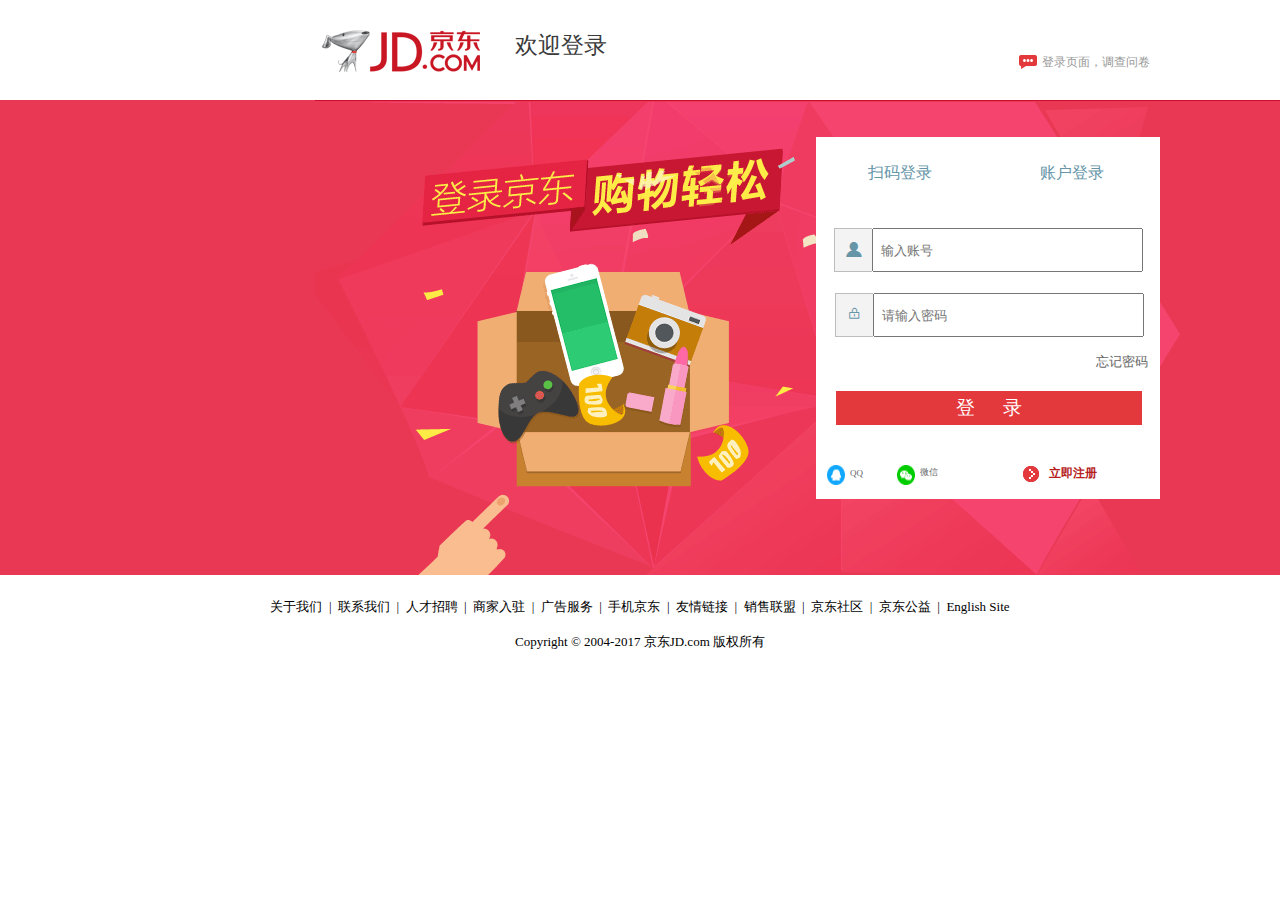
<file: login.html>
<!DOCTYPE html>
<html>
<head>
	<title></title>
	<link rel="stylesheet" type="text/css" href="css/login.css">
	<link rel="stylesheet" type="text/css" href="font/iconfont.css">
</head>
<body>
	<div class="layout">
		<div class="top">
			<img src="img/logo.png" alt="">
			<p>欢迎登录</p>
			<div class="topRight">
				<p>登录页面，调查问卷</p>
				<img src="img/new.png" alt="">
			</div>
		</div>
		<div class="middle">
			<img src="img/home.png" alt="">
			<div class="right">
				<span class="sweep" id="login">扫码登录</span>
				<span class="account">账户登录</span>
				<div class="inp" id="nbsp">
					<span>&#xe732;</span>
					<input type="text" placeholder="&nbsp;&nbsp;输入账号" id="inp">
				</div>
				<div class="pas" id="nbsp">
					<span>&#xe709;</span>
					<input type="password" placeholder="&nbsp;&nbsp;请输入密码" id="pwd">
				</div>
				<p>忘记密码</p>
				<div class="box" id="btn">登&nbsp;&nbsp;&nbsp;&nbsp;&nbsp;&nbsp;录</div>
				<div class="sprite">
					<img src="img/QQ.png" alt="">
					<a href="">QQ</a>
				</div>
				<div class="sprite2">
					<img src="img/wx.png" alt="">
					<a href="">微信</a>
				</div>
				<div class="register">
					<img src="img/jt.png" alt="">
					<h5><a href="register.html">立即注册</a></h5>
				</div>
				
			</div>
		</div>
		<footer>
			<div class="foot">
				<ul>
					<li>关于我们&nbsp;&nbsp;|&nbsp;&nbsp;联系我们&nbsp;&nbsp;|&nbsp;&nbsp;人才招聘&nbsp;&nbsp;|&nbsp;&nbsp;商家入驻&nbsp;&nbsp;|&nbsp;&nbsp;广告服务&nbsp;&nbsp;|&nbsp;&nbsp;手机京东&nbsp;&nbsp;|&nbsp;&nbsp;友情链接&nbsp;&nbsp;|&nbsp;&nbsp;销售联盟&nbsp;&nbsp;|&nbsp;&nbsp;京东社区&nbsp;&nbsp;|&nbsp;&nbsp;京东公益&nbsp;&nbsp;|&nbsp;&nbsp;English Site</li>
				</ul>
				<p>Copyright © 2004-2017  京东JD.com 版权所有</p>
			</div>
		</footer>
	</div>
</body>
</html>
<script src="js/login.js"></script>
</file>
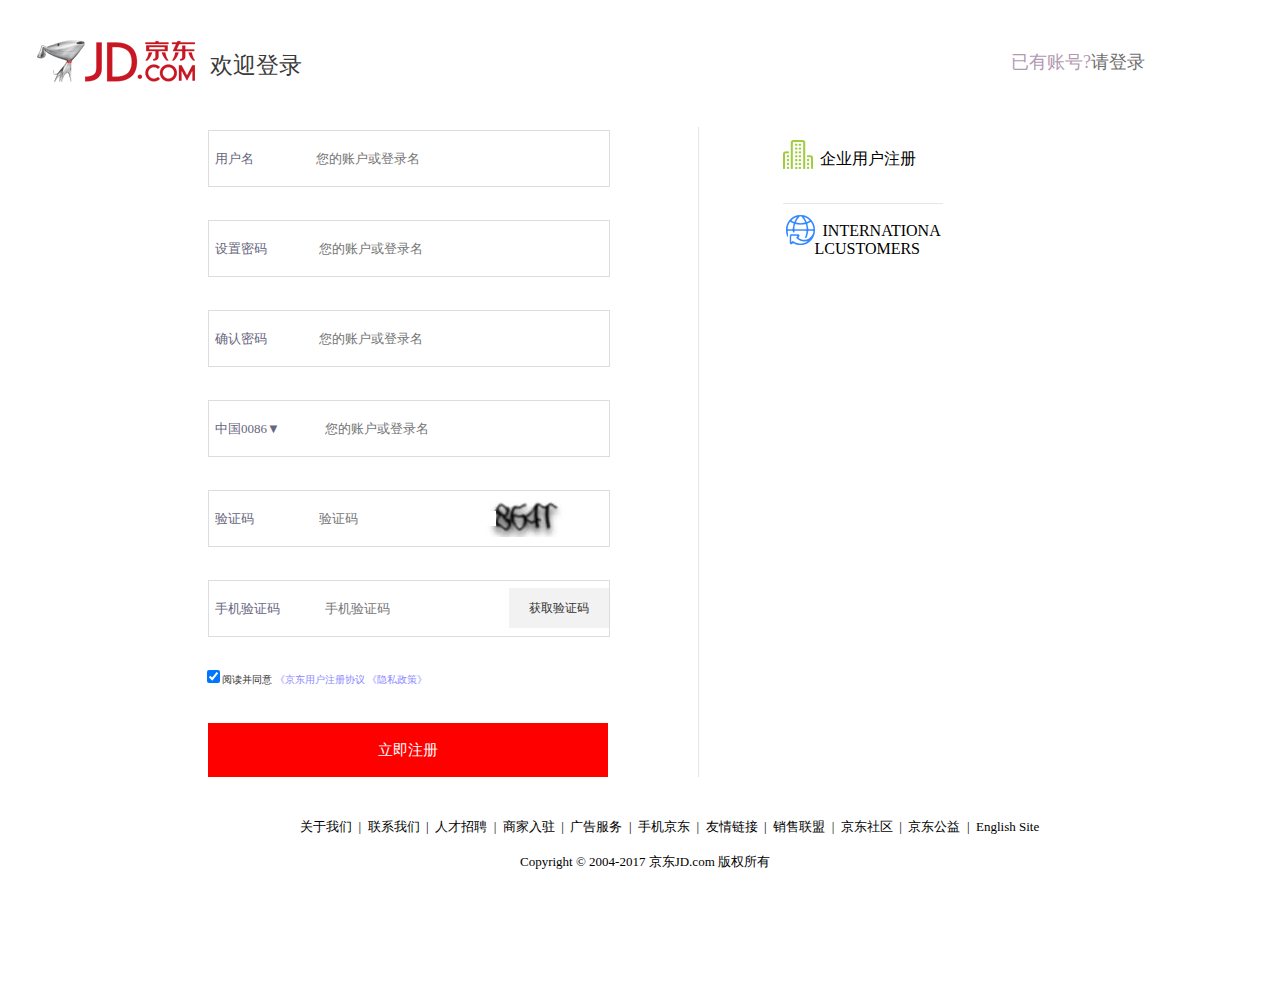
<file: register.html>
<!DOCTYPE html>
<html>
<head>
	<title></title>
	<link rel="stylesheet" type="text/css" href="css/register1.css">
</head>
<body>
	<div class="layout">
		<div id="top">
			<div class="top-left">
				<img src="img/logo.png" alt="">
				<p>欢迎登录</p>
			</div>
			<div class="top-right">
				<a href="login.html"><h3>请登录</h3></a>
				<p>已有账号?</p>
			</div>
		</div>
		<div id="center">
			<div class="left">
				<div class="box1">&nbsp;&nbsp;用户名&nbsp;&nbsp;&nbsp;&nbsp;&nbsp;
					<input type="" placeholder="您的账户或登录名" id="inp">
				</div>
				<div class="box1">&nbsp;&nbsp;设置密码&nbsp;&nbsp;
					<input type="password" placeholder="您的账户或登录名" id="pwd">
				</div> 
				<div class="box1">&nbsp;&nbsp;确认密码&nbsp;&nbsp;
					<input type="password" placeholder="您的账户或登录名" id="pwd">
				</div> 
				<div class="box1">&nbsp;&nbsp;中国0086▼
					<input type="" placeholder="您的账户或登录名">
				</div> 
				<div class="box1">&nbsp;&nbsp;验证码&nbsp;&nbsp;&nbsp;&nbsp;&nbsp;&nbsp;
					<input type="" placeholder="验证码">
					<img src="img/image.jpg" alt="">
				</div> 
				<div class="box1">&nbsp;&nbsp;手机验证码
					<input type="" placeholder="手机验证码">
					<div class="box2">
						<p id="yzm">获取验证码</p>
					</div>
				</div>
				<div class="test">
					<input type="checkbox" checked >
						阅读并同意
					<a href="">《京东用户注册协议&nbsp;《隐私政策》</a>
				</div>
				<div class="text">
					<a id="btn">立即注册</a>
				</div>
			</div> 
			<div class="chord">
			</div>
			<div class="right">
				<ul>
					<li>
						<img src="img/fz.png" alt="">
						<a>企业用户注册</a></li>
					<li>
						<img src="img/yq.png" alt="">
						<a>INTERNATIONA<br>
					&nbsp;&nbsp;&nbsp;&nbsp;&nbsp;&nbsp;&nbsp;&nbsp;LCUSTOMERS</a></li>
				</ul>
				<div class="chord1"></div>
			</div>
		</div>
		<div id="footer">
			<div class="foot">
				<span>关于我们&nbsp;&nbsp;|&nbsp;&nbsp;联系我们&nbsp;&nbsp;|&nbsp;&nbsp;人才招聘&nbsp;&nbsp;|&nbsp;&nbsp;商家入驻&nbsp;&nbsp;|&nbsp;&nbsp;广告服务&nbsp;&nbsp;|&nbsp;&nbsp;手机京东&nbsp;&nbsp;|&nbsp;&nbsp;友情链接&nbsp;&nbsp;|&nbsp;&nbsp;销售联盟&nbsp;&nbsp;|&nbsp;&nbsp;京东社区&nbsp;&nbsp;|&nbsp;&nbsp;京东公益&nbsp;&nbsp;|&nbsp;&nbsp;English Site</span>
				<p>Copyright © 2004-2017  京东JD.com 版权所有</p>
			</div>
		</div>
		<div class="pos">
			<img src="img/my.png" alt="">
			<p>调查问卷</p>
		</div>
	</div>
</body>
</html>
<script src="js/register.js"></script>
</file>
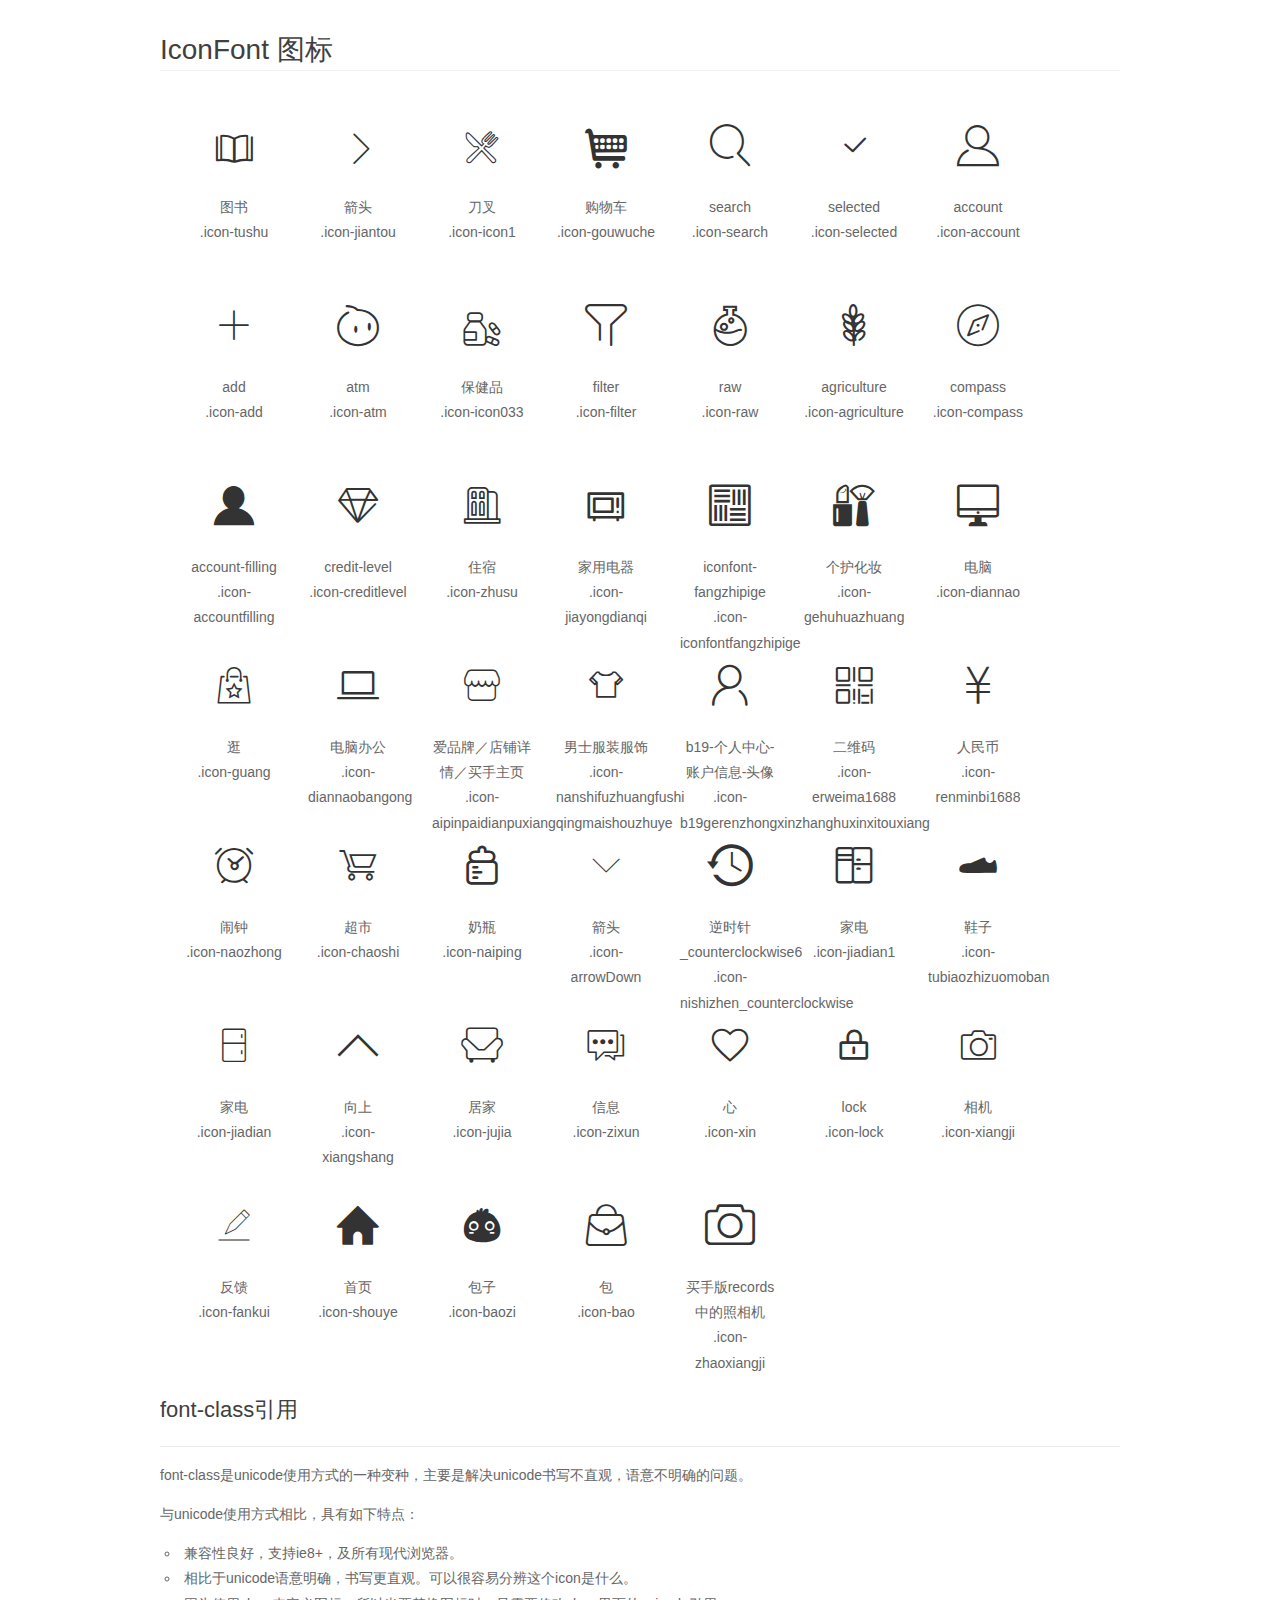
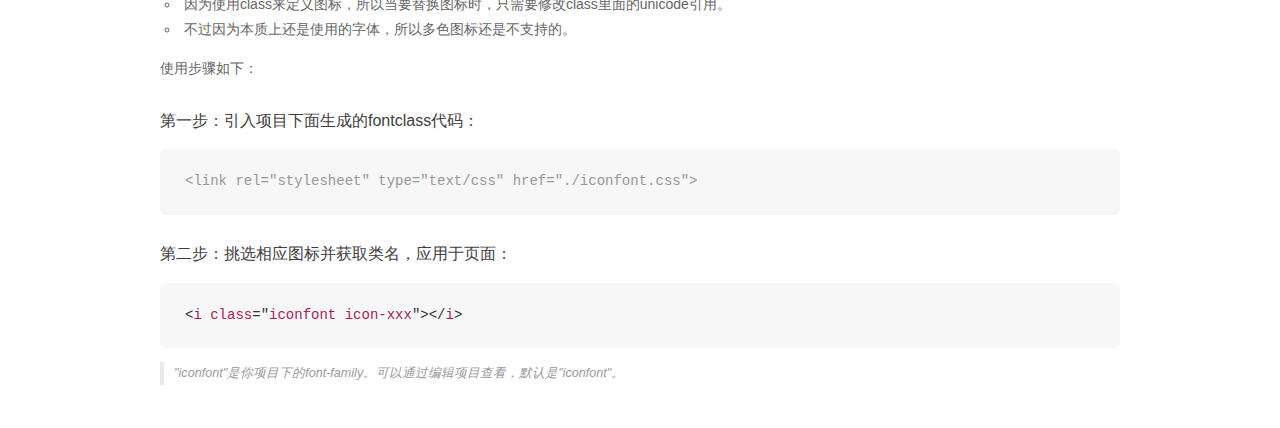
<file: font/demo_fontclass.html>
<!DOCTYPE html>
<html>
<head>
    <meta charset="utf-8"/>
    <title>IconFont</title>
    <link rel="stylesheet" href="demo.css">
    <link rel="stylesheet" href="iconfont.css">
</head>
<body>
    <div class="main markdown">
        <h1>IconFont 图标</h1>
        <ul class="icon_lists clear">
            
                <li>
                <i class="icon iconfont icon-tushu"></i>
                    <div class="name">图书</div>
                    <div class="fontclass">.icon-tushu</div>
                </li>
            
                <li>
                <i class="icon iconfont icon-jiantou"></i>
                    <div class="name">箭头</div>
                    <div class="fontclass">.icon-jiantou</div>
                </li>
            
                <li>
                <i class="icon iconfont icon-icon1"></i>
                    <div class="name">刀叉</div>
                    <div class="fontclass">.icon-icon1</div>
                </li>
            
                <li>
                <i class="icon iconfont icon-gouwuche"></i>
                    <div class="name">购物车</div>
                    <div class="fontclass">.icon-gouwuche</div>
                </li>
            
                <li>
                <i class="icon iconfont icon-search"></i>
                    <div class="name">search</div>
                    <div class="fontclass">.icon-search</div>
                </li>
            
                <li>
                <i class="icon iconfont icon-selected"></i>
                    <div class="name">selected</div>
                    <div class="fontclass">.icon-selected</div>
                </li>
            
                <li>
                <i class="icon iconfont icon-account"></i>
                    <div class="name">account</div>
                    <div class="fontclass">.icon-account</div>
                </li>
            
                <li>
                <i class="icon iconfont icon-add"></i>
                    <div class="name">add</div>
                    <div class="fontclass">.icon-add</div>
                </li>
            
                <li>
                <i class="icon iconfont icon-atm"></i>
                    <div class="name">atm</div>
                    <div class="fontclass">.icon-atm</div>
                </li>
            
                <li>
                <i class="icon iconfont icon-icon033"></i>
                    <div class="name">保健品</div>
                    <div class="fontclass">.icon-icon033</div>
                </li>
            
                <li>
                <i class="icon iconfont icon-filter"></i>
                    <div class="name">filter</div>
                    <div class="fontclass">.icon-filter</div>
                </li>
            
                <li>
                <i class="icon iconfont icon-raw"></i>
                    <div class="name">raw</div>
                    <div class="fontclass">.icon-raw</div>
                </li>
            
                <li>
                <i class="icon iconfont icon-agriculture"></i>
                    <div class="name">agriculture</div>
                    <div class="fontclass">.icon-agriculture</div>
                </li>
            
                <li>
                <i class="icon iconfont icon-compass"></i>
                    <div class="name">compass</div>
                    <div class="fontclass">.icon-compass</div>
                </li>
            
                <li>
                <i class="icon iconfont icon-accountfilling"></i>
                    <div class="name">account-filling</div>
                    <div class="fontclass">.icon-accountfilling</div>
                </li>
            
                <li>
                <i class="icon iconfont icon-creditlevel"></i>
                    <div class="name">credit-level</div>
                    <div class="fontclass">.icon-creditlevel</div>
                </li>
            
                <li>
                <i class="icon iconfont icon-zhusu"></i>
                    <div class="name">住宿</div>
                    <div class="fontclass">.icon-zhusu</div>
                </li>
            
                <li>
                <i class="icon iconfont icon-jiayongdianqi"></i>
                    <div class="name">家用电器</div>
                    <div class="fontclass">.icon-jiayongdianqi</div>
                </li>
            
                <li>
                <i class="icon iconfont icon-iconfontfangzhipige"></i>
                    <div class="name">iconfont-fangzhipige</div>
                    <div class="fontclass">.icon-iconfontfangzhipige</div>
                </li>
            
                <li>
                <i class="icon iconfont icon-gehuhuazhuang"></i>
                    <div class="name">个护化妆</div>
                    <div class="fontclass">.icon-gehuhuazhuang</div>
                </li>
            
                <li>
                <i class="icon iconfont icon-diannao"></i>
                    <div class="name">电脑</div>
                    <div class="fontclass">.icon-diannao</div>
                </li>
            
                <li>
                <i class="icon iconfont icon-guang"></i>
                    <div class="name">逛</div>
                    <div class="fontclass">.icon-guang</div>
                </li>
            
                <li>
                <i class="icon iconfont icon-diannaobangong"></i>
                    <div class="name">电脑办公</div>
                    <div class="fontclass">.icon-diannaobangong</div>
                </li>
            
                <li>
                <i class="icon iconfont icon-aipinpaidianpuxiangqingmaishouzhuye"></i>
                    <div class="name">爱品牌／店铺详情／买手主页</div>
                    <div class="fontclass">.icon-aipinpaidianpuxiangqingmaishouzhuye</div>
                </li>
            
                <li>
                <i class="icon iconfont icon-nanshifuzhuangfushi"></i>
                    <div class="name">男士服装服饰</div>
                    <div class="fontclass">.icon-nanshifuzhuangfushi</div>
                </li>
            
                <li>
                <i class="icon iconfont icon-b19gerenzhongxinzhanghuxinxitouxiang"></i>
                    <div class="name">b19-个人中心-账户信息-头像</div>
                    <div class="fontclass">.icon-b19gerenzhongxinzhanghuxinxitouxiang</div>
                </li>
            
                <li>
                <i class="icon iconfont icon-erweima1688"></i>
                    <div class="name">二维码</div>
                    <div class="fontclass">.icon-erweima1688</div>
                </li>
            
                <li>
                <i class="icon iconfont icon-renminbi1688"></i>
                    <div class="name">人民币</div>
                    <div class="fontclass">.icon-renminbi1688</div>
                </li>
            
                <li>
                <i class="icon iconfont icon-naozhong"></i>
                    <div class="name">闹钟</div>
                    <div class="fontclass">.icon-naozhong</div>
                </li>
            
                <li>
                <i class="icon iconfont icon-chaoshi"></i>
                    <div class="name">超市</div>
                    <div class="fontclass">.icon-chaoshi</div>
                </li>
            
                <li>
                <i class="icon iconfont icon-naiping"></i>
                    <div class="name">奶瓶</div>
                    <div class="fontclass">.icon-naiping</div>
                </li>
            
                <li>
                <i class="icon iconfont icon-arrowDown"></i>
                    <div class="name">箭头</div>
                    <div class="fontclass">.icon-arrowDown</div>
                </li>
            
                <li>
                <i class="icon iconfont icon-nishizhen_counterclockwise"></i>
                    <div class="name">逆时针_counterclockwise6</div>
                    <div class="fontclass">.icon-nishizhen_counterclockwise</div>
                </li>
            
                <li>
                <i class="icon iconfont icon-jiadian1"></i>
                    <div class="name">家电</div>
                    <div class="fontclass">.icon-jiadian1</div>
                </li>
            
                <li>
                <i class="icon iconfont icon-tubiaozhizuomoban"></i>
                    <div class="name">鞋子</div>
                    <div class="fontclass">.icon-tubiaozhizuomoban</div>
                </li>
            
                <li>
                <i class="icon iconfont icon-jiadian"></i>
                    <div class="name">家电</div>
                    <div class="fontclass">.icon-jiadian</div>
                </li>
            
                <li>
                <i class="icon iconfont icon-xiangshang"></i>
                    <div class="name">向上</div>
                    <div class="fontclass">.icon-xiangshang</div>
                </li>
            
                <li>
                <i class="icon iconfont icon-jujia"></i>
                    <div class="name">居家</div>
                    <div class="fontclass">.icon-jujia</div>
                </li>
            
                <li>
                <i class="icon iconfont icon-zixun"></i>
                    <div class="name">信息</div>
                    <div class="fontclass">.icon-zixun</div>
                </li>
            
                <li>
                <i class="icon iconfont icon-xin"></i>
                    <div class="name">心</div>
                    <div class="fontclass">.icon-xin</div>
                </li>
            
                <li>
                <i class="icon iconfont icon-lock"></i>
                    <div class="name">lock</div>
                    <div class="fontclass">.icon-lock</div>
                </li>
            
                <li>
                <i class="icon iconfont icon-xiangji"></i>
                    <div class="name">相机</div>
                    <div class="fontclass">.icon-xiangji</div>
                </li>
            
                <li>
                <i class="icon iconfont icon-fankui"></i>
                    <div class="name">反馈</div>
                    <div class="fontclass">.icon-fankui</div>
                </li>
            
                <li>
                <i class="icon iconfont icon-shouye"></i>
                    <div class="name">首页</div>
                    <div class="fontclass">.icon-shouye</div>
                </li>
            
                <li>
                <i class="icon iconfont icon-baozi"></i>
                    <div class="name">包子</div>
                    <div class="fontclass">.icon-baozi</div>
                </li>
            
                <li>
                <i class="icon iconfont icon-bao"></i>
                    <div class="name">包</div>
                    <div class="fontclass">.icon-bao</div>
                </li>
            
                <li>
                <i class="icon iconfont icon-zhaoxiangji"></i>
                    <div class="name">买手版records中的照相机 </div>
                    <div class="fontclass">.icon-zhaoxiangji</div>
                </li>
            
        </ul>

        <h2 id="font-class-">font-class引用</h2>
        <hr>

        <p>font-class是unicode使用方式的一种变种，主要是解决unicode书写不直观，语意不明确的问题。</p>
        <p>与unicode使用方式相比，具有如下特点：</p>
        <ul>
        <li>兼容性良好，支持ie8+，及所有现代浏览器。</li>
        <li>相比于unicode语意明确，书写更直观。可以很容易分辨这个icon是什么。</li>
        <li>因为使用class来定义图标，所以当要替换图标时，只需要修改class里面的unicode引用。</li>
        <li>不过因为本质上还是使用的字体，所以多色图标还是不支持的。</li>
        </ul>
        <p>使用步骤如下：</p>
        <h3 id="-fontclass-">第一步：引入项目下面生成的fontclass代码：</h3>


        <pre><code class="lang-js hljs javascript"><span class="hljs-comment">&lt;link rel="stylesheet" type="text/css" href="./iconfont.css"&gt;</span></code></pre>
        <h3 id="-">第二步：挑选相应图标并获取类名，应用于页面：</h3>
        <pre><code class="lang-css hljs">&lt;<span class="hljs-selector-tag">i</span> <span class="hljs-selector-tag">class</span>="<span class="hljs-selector-tag">iconfont</span> <span class="hljs-selector-tag">icon-xxx</span>"&gt;&lt;/<span class="hljs-selector-tag">i</span>&gt;</code></pre>
        <blockquote>
        <p>"iconfont"是你项目下的font-family。可以通过编辑项目查看，默认是"iconfont"。</p>
        </blockquote>
    </div>
</body>
</html>
</file>
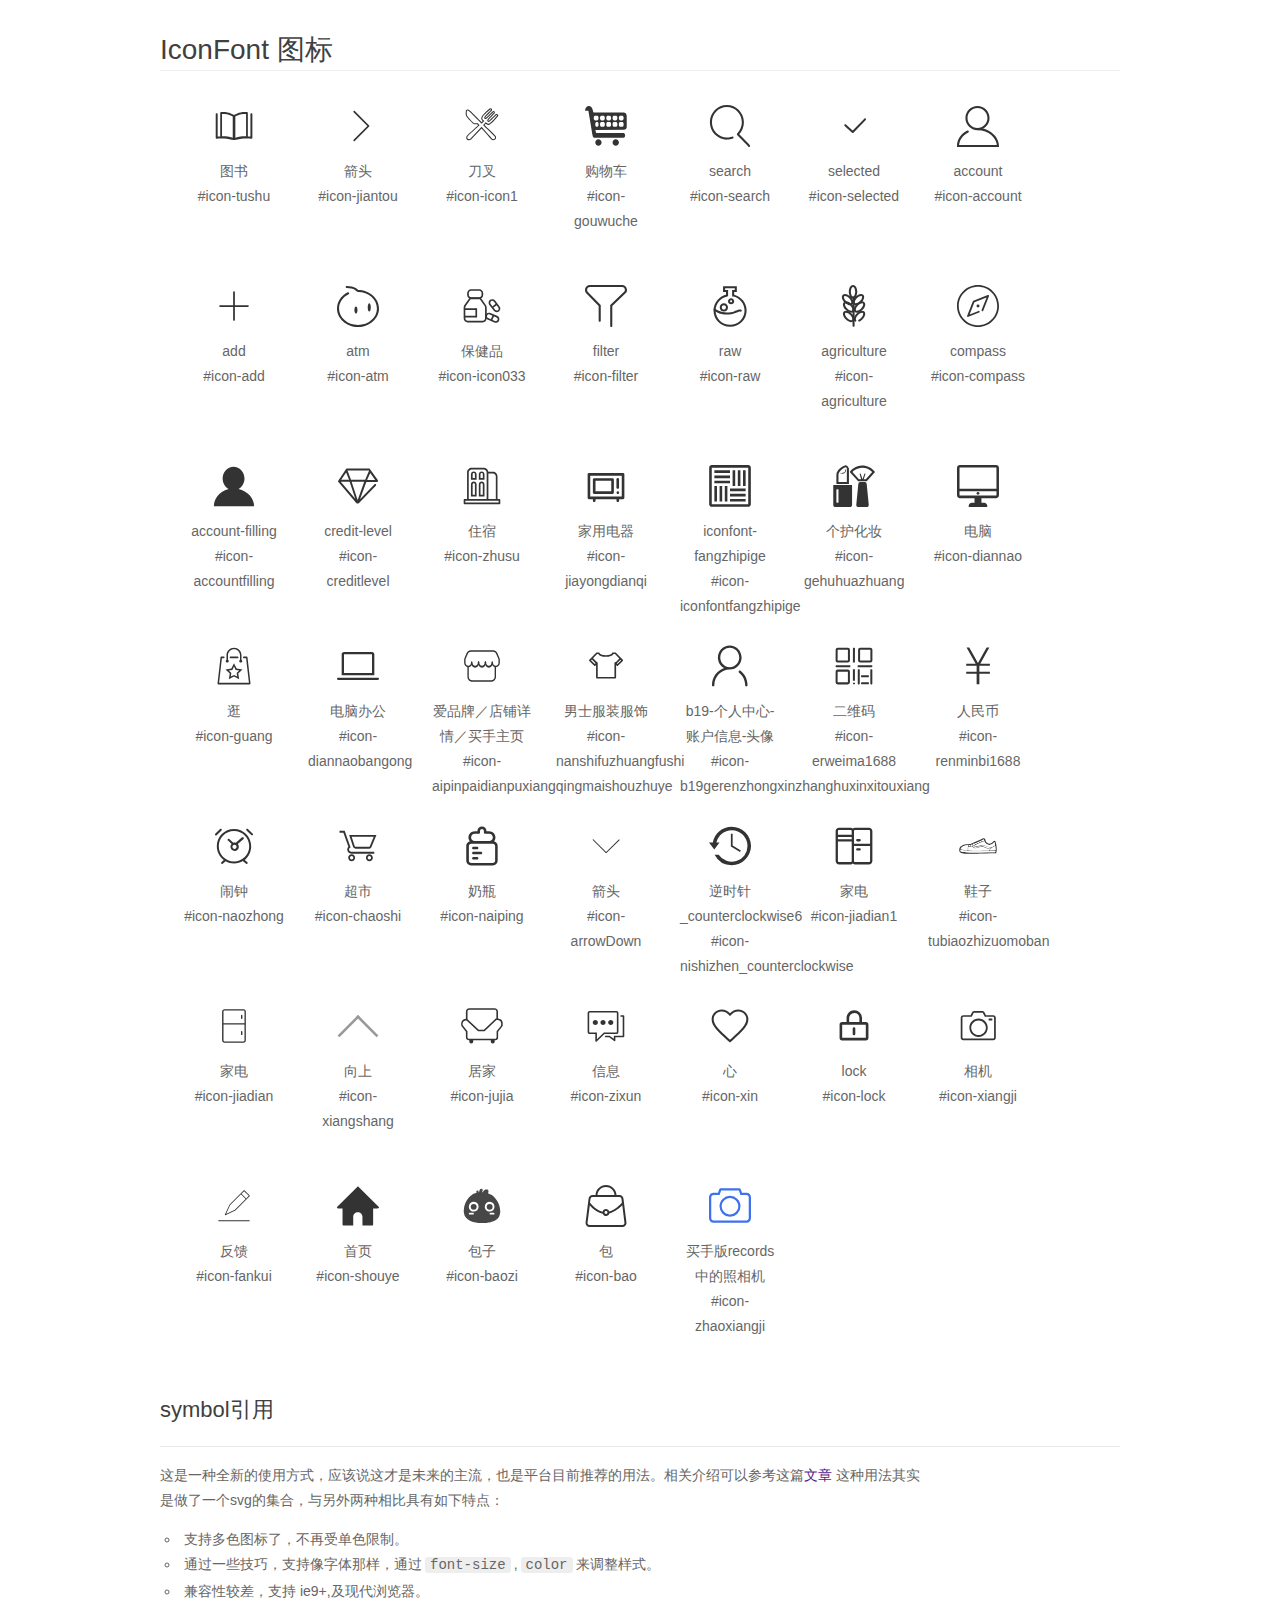
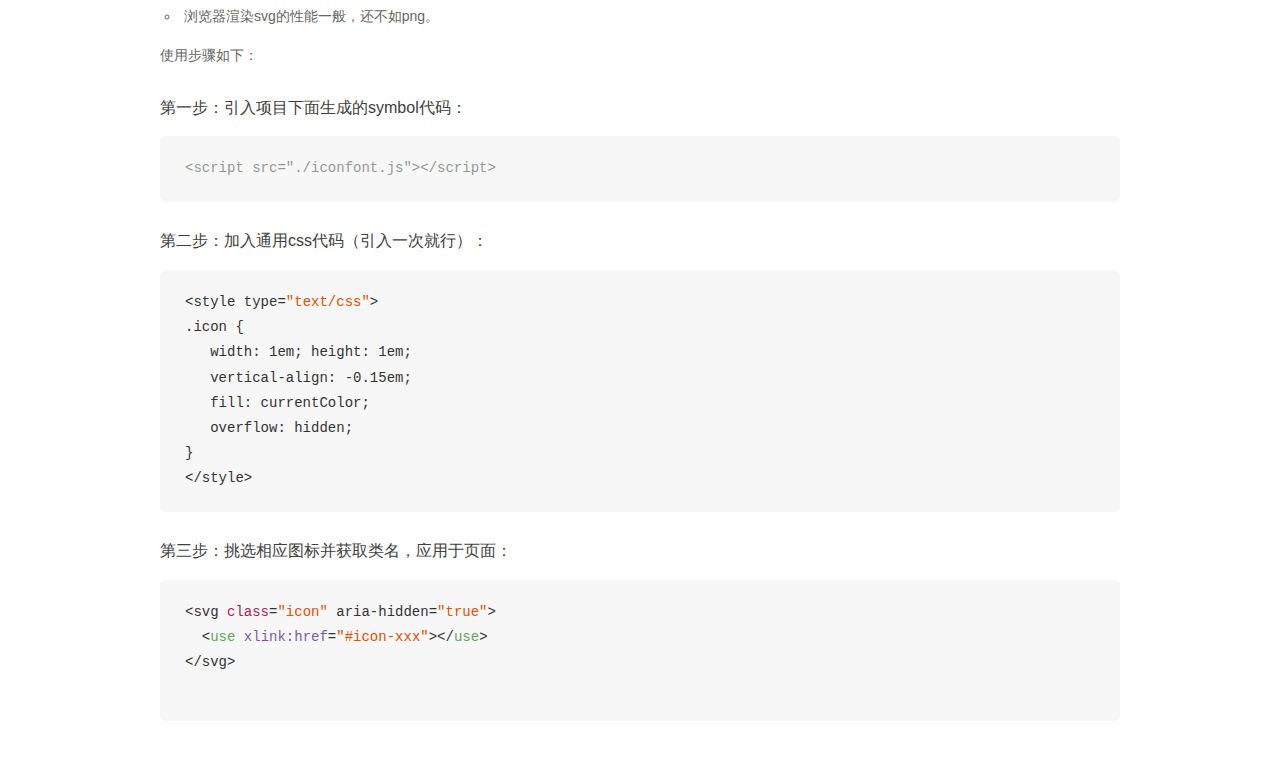
<file: font/demo_symbol.html>
<!DOCTYPE html>
<html>
<head>
    <meta charset="utf-8"/>
    <title>IconFont</title>
    <link rel="stylesheet" href="demo.css">
    <script src="iconfont.js"></script>

    <style type="text/css">
        .icon {
          /* 通过设置 font-size 来改变图标大小 */
          width: 1em; height: 1em;
          /* 图标和文字相邻时，垂直对齐 */
          vertical-align: -0.15em;
          /* 通过设置 color 来改变 SVG 的颜色/fill */
          fill: currentColor;
          /* path 和 stroke 溢出 viewBox 部分在 IE 下会显示
             normalize.css 中也包含这行 */
          overflow: hidden;
        }

    </style>
</head>
<body>
    <div class="main markdown">
        <h1>IconFont 图标</h1>
        <ul class="icon_lists clear">
            
                <li>
                    <svg class="icon" aria-hidden="true">
                        <use xlink:href="#icon-tushu"></use>
                    </svg>
                    <div class="name">图书</div>
                    <div class="fontclass">#icon-tushu</div>
                </li>
            
                <li>
                    <svg class="icon" aria-hidden="true">
                        <use xlink:href="#icon-jiantou"></use>
                    </svg>
                    <div class="name">箭头</div>
                    <div class="fontclass">#icon-jiantou</div>
                </li>
            
                <li>
                    <svg class="icon" aria-hidden="true">
                        <use xlink:href="#icon-icon1"></use>
                    </svg>
                    <div class="name">刀叉</div>
                    <div class="fontclass">#icon-icon1</div>
                </li>
            
                <li>
                    <svg class="icon" aria-hidden="true">
                        <use xlink:href="#icon-gouwuche"></use>
                    </svg>
                    <div class="name">购物车</div>
                    <div class="fontclass">#icon-gouwuche</div>
                </li>
            
                <li>
                    <svg class="icon" aria-hidden="true">
                        <use xlink:href="#icon-search"></use>
                    </svg>
                    <div class="name">search</div>
                    <div class="fontclass">#icon-search</div>
                </li>
            
                <li>
                    <svg class="icon" aria-hidden="true">
                        <use xlink:href="#icon-selected"></use>
                    </svg>
                    <div class="name">selected</div>
                    <div class="fontclass">#icon-selected</div>
                </li>
            
                <li>
                    <svg class="icon" aria-hidden="true">
                        <use xlink:href="#icon-account"></use>
                    </svg>
                    <div class="name">account</div>
                    <div class="fontclass">#icon-account</div>
                </li>
            
                <li>
                    <svg class="icon" aria-hidden="true">
                        <use xlink:href="#icon-add"></use>
                    </svg>
                    <div class="name">add</div>
                    <div class="fontclass">#icon-add</div>
                </li>
            
                <li>
                    <svg class="icon" aria-hidden="true">
                        <use xlink:href="#icon-atm"></use>
                    </svg>
                    <div class="name">atm</div>
                    <div class="fontclass">#icon-atm</div>
                </li>
            
                <li>
                    <svg class="icon" aria-hidden="true">
                        <use xlink:href="#icon-icon033"></use>
                    </svg>
                    <div class="name">保健品</div>
                    <div class="fontclass">#icon-icon033</div>
                </li>
            
                <li>
                    <svg class="icon" aria-hidden="true">
                        <use xlink:href="#icon-filter"></use>
                    </svg>
                    <div class="name">filter</div>
                    <div class="fontclass">#icon-filter</div>
                </li>
            
                <li>
                    <svg class="icon" aria-hidden="true">
                        <use xlink:href="#icon-raw"></use>
                    </svg>
                    <div class="name">raw</div>
                    <div class="fontclass">#icon-raw</div>
                </li>
            
                <li>
                    <svg class="icon" aria-hidden="true">
                        <use xlink:href="#icon-agriculture"></use>
                    </svg>
                    <div class="name">agriculture</div>
                    <div class="fontclass">#icon-agriculture</div>
                </li>
            
                <li>
                    <svg class="icon" aria-hidden="true">
                        <use xlink:href="#icon-compass"></use>
                    </svg>
                    <div class="name">compass</div>
                    <div class="fontclass">#icon-compass</div>
                </li>
            
                <li>
                    <svg class="icon" aria-hidden="true">
                        <use xlink:href="#icon-accountfilling"></use>
                    </svg>
                    <div class="name">account-filling</div>
                    <div class="fontclass">#icon-accountfilling</div>
                </li>
            
                <li>
                    <svg class="icon" aria-hidden="true">
                        <use xlink:href="#icon-creditlevel"></use>
                    </svg>
                    <div class="name">credit-level</div>
                    <div class="fontclass">#icon-creditlevel</div>
                </li>
            
                <li>
                    <svg class="icon" aria-hidden="true">
                        <use xlink:href="#icon-zhusu"></use>
                    </svg>
                    <div class="name">住宿</div>
                    <div class="fontclass">#icon-zhusu</div>
                </li>
            
                <li>
                    <svg class="icon" aria-hidden="true">
                        <use xlink:href="#icon-jiayongdianqi"></use>
                    </svg>
                    <div class="name">家用电器</div>
                    <div class="fontclass">#icon-jiayongdianqi</div>
                </li>
            
                <li>
                    <svg class="icon" aria-hidden="true">
                        <use xlink:href="#icon-iconfontfangzhipige"></use>
                    </svg>
                    <div class="name">iconfont-fangzhipige</div>
                    <div class="fontclass">#icon-iconfontfangzhipige</div>
                </li>
            
                <li>
                    <svg class="icon" aria-hidden="true">
                        <use xlink:href="#icon-gehuhuazhuang"></use>
                    </svg>
                    <div class="name">个护化妆</div>
                    <div class="fontclass">#icon-gehuhuazhuang</div>
                </li>
            
                <li>
                    <svg class="icon" aria-hidden="true">
                        <use xlink:href="#icon-diannao"></use>
                    </svg>
                    <div class="name">电脑</div>
                    <div class="fontclass">#icon-diannao</div>
                </li>
            
                <li>
                    <svg class="icon" aria-hidden="true">
                        <use xlink:href="#icon-guang"></use>
                    </svg>
                    <div class="name">逛</div>
                    <div class="fontclass">#icon-guang</div>
                </li>
            
                <li>
                    <svg class="icon" aria-hidden="true">
                        <use xlink:href="#icon-diannaobangong"></use>
                    </svg>
                    <div class="name">电脑办公</div>
                    <div class="fontclass">#icon-diannaobangong</div>
                </li>
            
                <li>
                    <svg class="icon" aria-hidden="true">
                        <use xlink:href="#icon-aipinpaidianpuxiangqingmaishouzhuye"></use>
                    </svg>
                    <div class="name">爱品牌／店铺详情／买手主页</div>
                    <div class="fontclass">#icon-aipinpaidianpuxiangqingmaishouzhuye</div>
                </li>
            
                <li>
                    <svg class="icon" aria-hidden="true">
                        <use xlink:href="#icon-nanshifuzhuangfushi"></use>
                    </svg>
                    <div class="name">男士服装服饰</div>
                    <div class="fontclass">#icon-nanshifuzhuangfushi</div>
                </li>
            
                <li>
                    <svg class="icon" aria-hidden="true">
                        <use xlink:href="#icon-b19gerenzhongxinzhanghuxinxitouxiang"></use>
                    </svg>
                    <div class="name">b19-个人中心-账户信息-头像</div>
                    <div class="fontclass">#icon-b19gerenzhongxinzhanghuxinxitouxiang</div>
                </li>
            
                <li>
                    <svg class="icon" aria-hidden="true">
                        <use xlink:href="#icon-erweima1688"></use>
                    </svg>
                    <div class="name">二维码</div>
                    <div class="fontclass">#icon-erweima1688</div>
                </li>
            
                <li>
                    <svg class="icon" aria-hidden="true">
                        <use xlink:href="#icon-renminbi1688"></use>
                    </svg>
                    <div class="name">人民币</div>
                    <div class="fontclass">#icon-renminbi1688</div>
                </li>
            
                <li>
                    <svg class="icon" aria-hidden="true">
                        <use xlink:href="#icon-naozhong"></use>
                    </svg>
                    <div class="name">闹钟</div>
                    <div class="fontclass">#icon-naozhong</div>
                </li>
            
                <li>
                    <svg class="icon" aria-hidden="true">
                        <use xlink:href="#icon-chaoshi"></use>
                    </svg>
                    <div class="name">超市</div>
                    <div class="fontclass">#icon-chaoshi</div>
                </li>
            
                <li>
                    <svg class="icon" aria-hidden="true">
                        <use xlink:href="#icon-naiping"></use>
                    </svg>
                    <div class="name">奶瓶</div>
                    <div class="fontclass">#icon-naiping</div>
                </li>
            
                <li>
                    <svg class="icon" aria-hidden="true">
                        <use xlink:href="#icon-arrowDown"></use>
                    </svg>
                    <div class="name">箭头</div>
                    <div class="fontclass">#icon-arrowDown</div>
                </li>
            
                <li>
                    <svg class="icon" aria-hidden="true">
                        <use xlink:href="#icon-nishizhen_counterclockwise"></use>
                    </svg>
                    <div class="name">逆时针_counterclockwise6</div>
                    <div class="fontclass">#icon-nishizhen_counterclockwise</div>
                </li>
            
                <li>
                    <svg class="icon" aria-hidden="true">
                        <use xlink:href="#icon-jiadian1"></use>
                    </svg>
                    <div class="name">家电</div>
                    <div class="fontclass">#icon-jiadian1</div>
                </li>
            
                <li>
                    <svg class="icon" aria-hidden="true">
                        <use xlink:href="#icon-tubiaozhizuomoban"></use>
                    </svg>
                    <div class="name">鞋子</div>
                    <div class="fontclass">#icon-tubiaozhizuomoban</div>
                </li>
            
                <li>
                    <svg class="icon" aria-hidden="true">
                        <use xlink:href="#icon-jiadian"></use>
                    </svg>
                    <div class="name">家电</div>
                    <div class="fontclass">#icon-jiadian</div>
                </li>
            
                <li>
                    <svg class="icon" aria-hidden="true">
                        <use xlink:href="#icon-xiangshang"></use>
                    </svg>
                    <div class="name">向上</div>
                    <div class="fontclass">#icon-xiangshang</div>
                </li>
            
                <li>
                    <svg class="icon" aria-hidden="true">
                        <use xlink:href="#icon-jujia"></use>
                    </svg>
                    <div class="name">居家</div>
                    <div class="fontclass">#icon-jujia</div>
                </li>
            
                <li>
                    <svg class="icon" aria-hidden="true">
                        <use xlink:href="#icon-zixun"></use>
                    </svg>
                    <div class="name">信息</div>
                    <div class="fontclass">#icon-zixun</div>
                </li>
            
                <li>
                    <svg class="icon" aria-hidden="true">
                        <use xlink:href="#icon-xin"></use>
                    </svg>
                    <div class="name">心</div>
                    <div class="fontclass">#icon-xin</div>
                </li>
            
                <li>
                    <svg class="icon" aria-hidden="true">
                        <use xlink:href="#icon-lock"></use>
                    </svg>
                    <div class="name">lock</div>
                    <div class="fontclass">#icon-lock</div>
                </li>
            
                <li>
                    <svg class="icon" aria-hidden="true">
                        <use xlink:href="#icon-xiangji"></use>
                    </svg>
                    <div class="name">相机</div>
                    <div class="fontclass">#icon-xiangji</div>
                </li>
            
                <li>
                    <svg class="icon" aria-hidden="true">
                        <use xlink:href="#icon-fankui"></use>
                    </svg>
                    <div class="name">反馈</div>
                    <div class="fontclass">#icon-fankui</div>
                </li>
            
                <li>
                    <svg class="icon" aria-hidden="true">
                        <use xlink:href="#icon-shouye"></use>
                    </svg>
                    <div class="name">首页</div>
                    <div class="fontclass">#icon-shouye</div>
                </li>
            
                <li>
                    <svg class="icon" aria-hidden="true">
                        <use xlink:href="#icon-baozi"></use>
                    </svg>
                    <div class="name">包子</div>
                    <div class="fontclass">#icon-baozi</div>
                </li>
            
                <li>
                    <svg class="icon" aria-hidden="true">
                        <use xlink:href="#icon-bao"></use>
                    </svg>
                    <div class="name">包</div>
                    <div class="fontclass">#icon-bao</div>
                </li>
            
                <li>
                    <svg class="icon" aria-hidden="true">
                        <use xlink:href="#icon-zhaoxiangji"></use>
                    </svg>
                    <div class="name">买手版records中的照相机 </div>
                    <div class="fontclass">#icon-zhaoxiangji</div>
                </li>
            
        </ul>


        <h2 id="symbol-">symbol引用</h2>
        <hr>

        <p>这是一种全新的使用方式，应该说这才是未来的主流，也是平台目前推荐的用法。相关介绍可以参考这篇<a href="">文章</a>
        这种用法其实是做了一个svg的集合，与另外两种相比具有如下特点：</p>
        <ul>
          <li>支持多色图标了，不再受单色限制。</li>
          <li>通过一些技巧，支持像字体那样，通过<code>font-size</code>,<code>color</code>来调整样式。</li>
          <li>兼容性较差，支持 ie9+,及现代浏览器。</li>
          <li>浏览器渲染svg的性能一般，还不如png。</li>
        </ul>
        <p>使用步骤如下：</p>
        <h3 id="-symbol-">第一步：引入项目下面生成的symbol代码：</h3>
        <pre><code class="lang-js hljs javascript"><span class="hljs-comment">&lt;script src="./iconfont.js"&gt;&lt;/script&gt;</span></code></pre>
        <h3 id="-css-">第二步：加入通用css代码（引入一次就行）：</h3>
        <pre><code class="lang-js hljs javascript">&lt;style type=<span class="hljs-string">"text/css"</span>&gt;
.icon {
   width: <span class="hljs-number">1</span>em; height: <span class="hljs-number">1</span>em;
   vertical-align: <span class="hljs-number">-0.15</span>em;
   fill: currentColor;
   overflow: hidden;
}
&lt;<span class="hljs-regexp">/style&gt;</span></code></pre>
        <h3 id="-">第三步：挑选相应图标并获取类名，应用于页面：</h3>
        <pre><code class="lang-js hljs javascript">&lt;svg <span class="hljs-class"><span class="hljs-keyword">class</span></span>=<span class="hljs-string">"icon"</span> aria-hidden=<span class="hljs-string">"true"</span>&gt;<span class="xml"><span class="hljs-tag">
  &lt;<span class="hljs-name">use</span> <span class="hljs-attr">xlink:href</span>=<span class="hljs-string">"#icon-xxx"</span>&gt;</span><span class="hljs-tag">&lt;/<span class="hljs-name">use</span>&gt;</span>
</span>&lt;<span class="hljs-regexp">/svg&gt;
        </span></code></pre>
    </div>
</body>
</html>
</file>
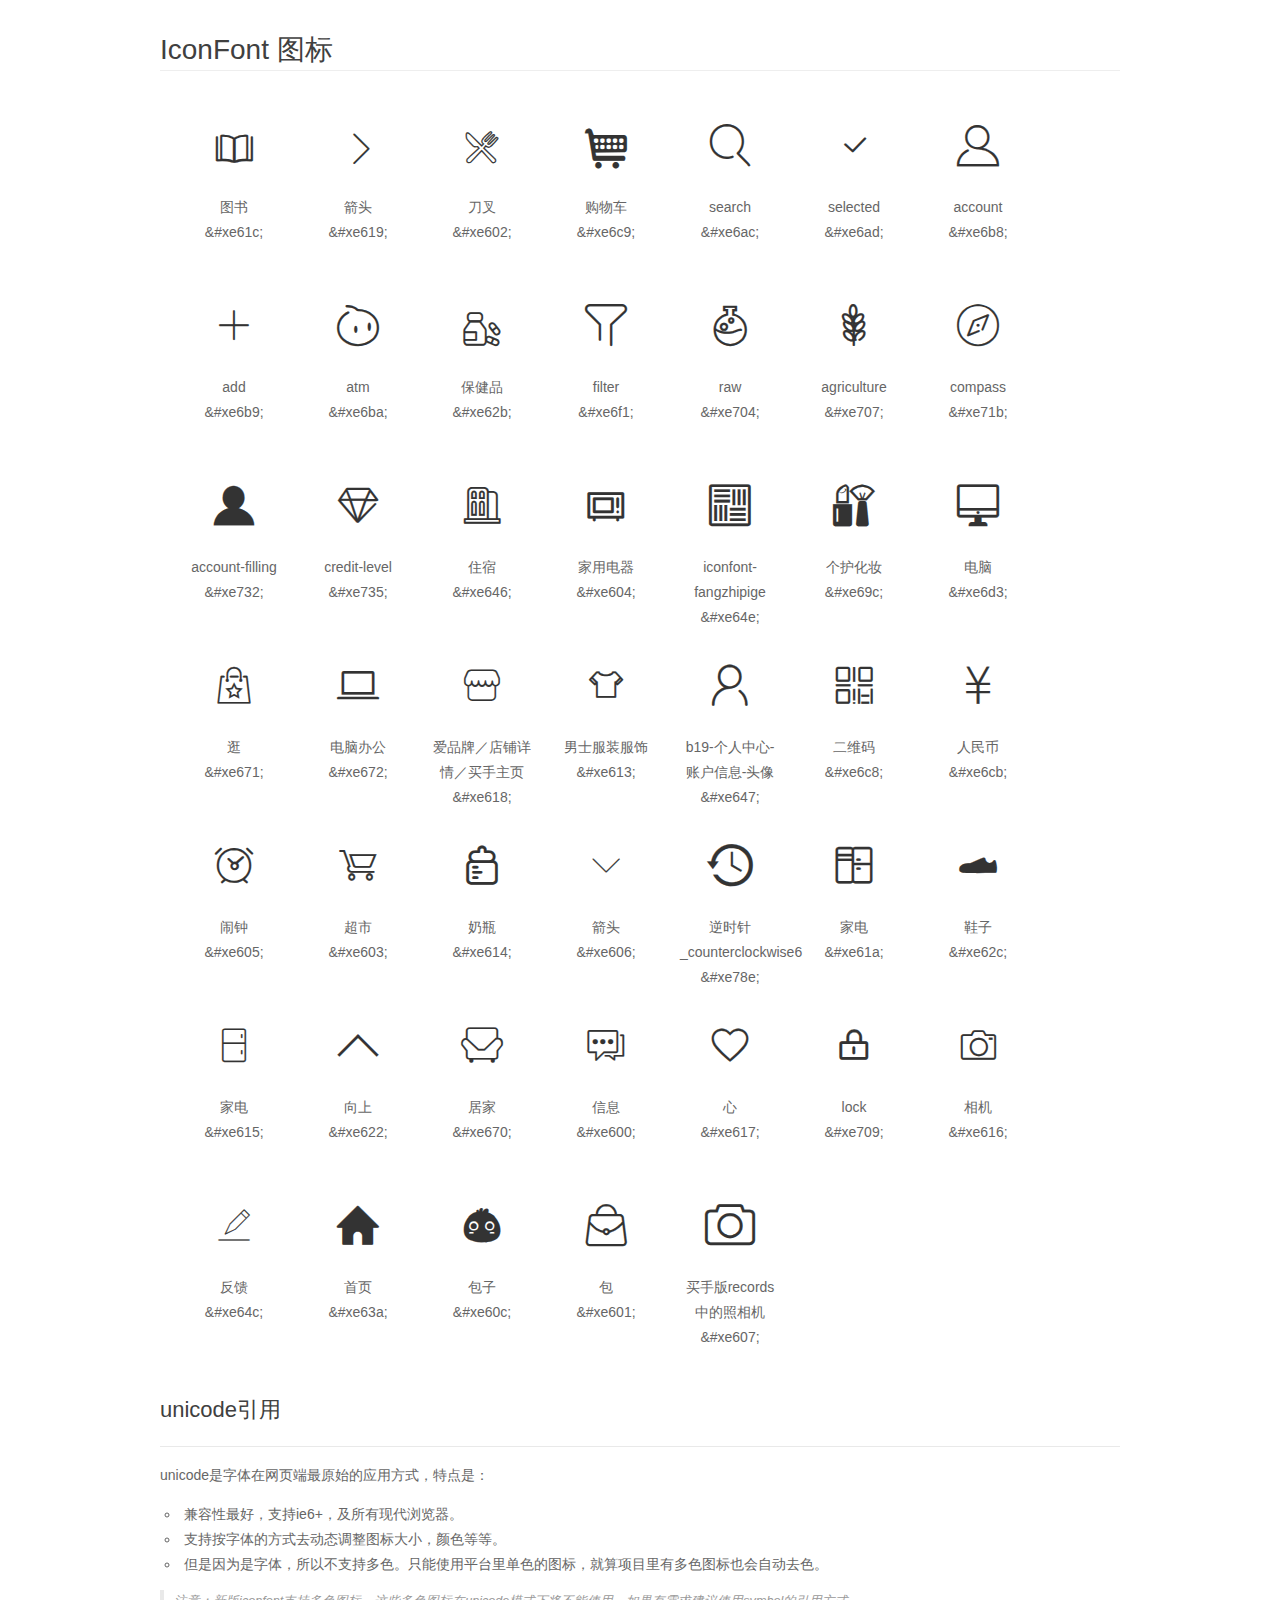
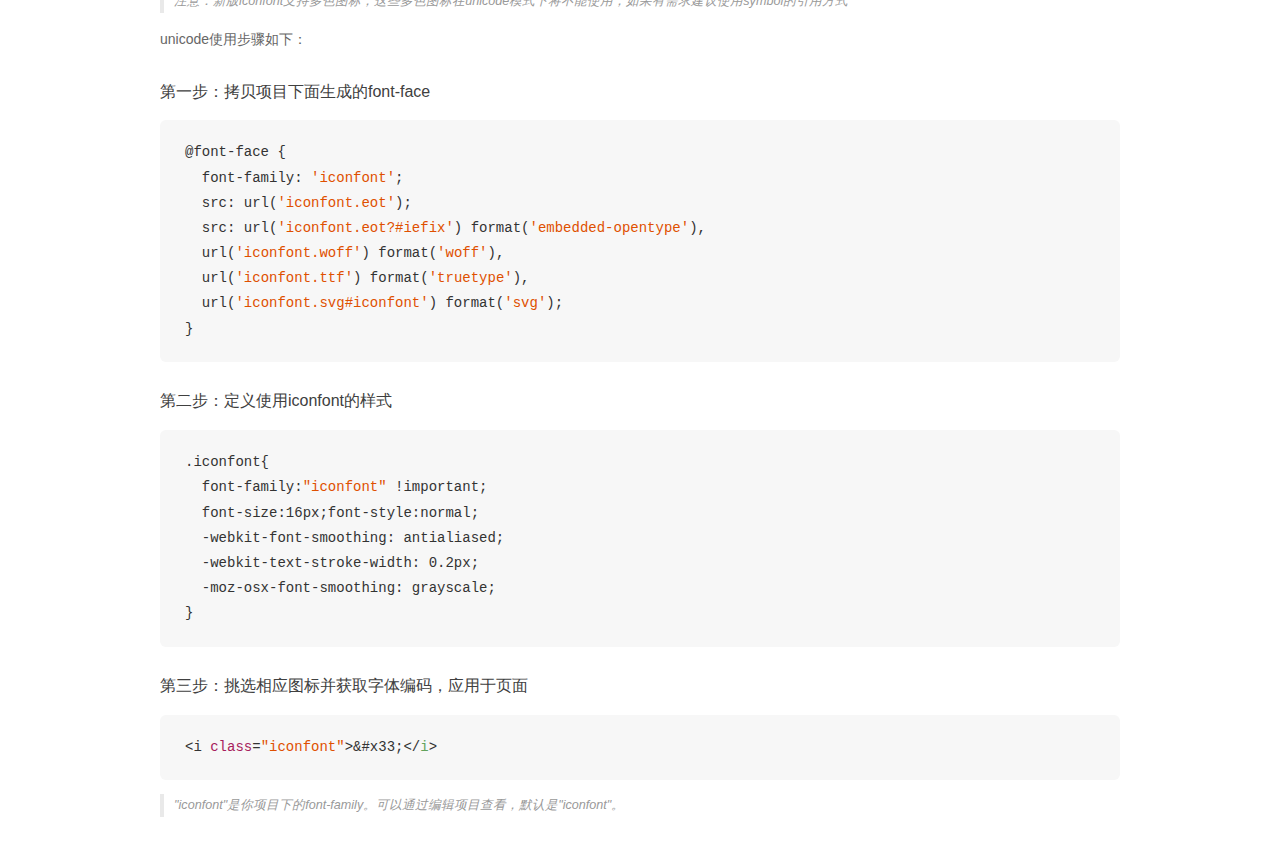
<file: font/demo_unicode.html>
<!DOCTYPE html>
<html>
<head>
    <meta charset="utf-8"/>
    <title>IconFont</title>
    <link rel="stylesheet" href="demo.css">

    <style type="text/css">

        @font-face {font-family: "iconfont";
          src: url('iconfont.eot'); /* IE9*/
          src: url('iconfont.eot#iefix') format('embedded-opentype'), /* IE6-IE8 */
          url('iconfont.woff') format('woff'), /* chrome, firefox */
          url('iconfont.ttf') format('truetype'), /* chrome, firefox, opera, Safari, Android, iOS 4.2+*/
          url('iconfont.svg#iconfont') format('svg'); /* iOS 4.1- */
        }

        .iconfont {
          font-family:"iconfont" !important;
          font-size:16px;
          font-style:normal;
          -webkit-font-smoothing: antialiased;
          -webkit-text-stroke-width: 0.2px;
          -moz-osx-font-smoothing: grayscale;
        }

    </style>
</head>
<body>
    <div class="main markdown">
        <h1>IconFont 图标</h1>
        <ul class="icon_lists clear">
            
                <li>
                <i class="icon iconfont">&#xe61c;</i>
                    <div class="name">图书</div>
                    <div class="code">&amp;#xe61c;</div>
                </li>
            
                <li>
                <i class="icon iconfont">&#xe619;</i>
                    <div class="name">箭头</div>
                    <div class="code">&amp;#xe619;</div>
                </li>
            
                <li>
                <i class="icon iconfont">&#xe602;</i>
                    <div class="name">刀叉</div>
                    <div class="code">&amp;#xe602;</div>
                </li>
            
                <li>
                <i class="icon iconfont">&#xe6c9;</i>
                    <div class="name">购物车</div>
                    <div class="code">&amp;#xe6c9;</div>
                </li>
            
                <li>
                <i class="icon iconfont">&#xe6ac;</i>
                    <div class="name">search</div>
                    <div class="code">&amp;#xe6ac;</div>
                </li>
            
                <li>
                <i class="icon iconfont">&#xe6ad;</i>
                    <div class="name">selected</div>
                    <div class="code">&amp;#xe6ad;</div>
                </li>
            
                <li>
                <i class="icon iconfont">&#xe6b8;</i>
                    <div class="name">account</div>
                    <div class="code">&amp;#xe6b8;</div>
                </li>
            
                <li>
                <i class="icon iconfont">&#xe6b9;</i>
                    <div class="name">add</div>
                    <div class="code">&amp;#xe6b9;</div>
                </li>
            
                <li>
                <i class="icon iconfont">&#xe6ba;</i>
                    <div class="name">atm</div>
                    <div class="code">&amp;#xe6ba;</div>
                </li>
            
                <li>
                <i class="icon iconfont">&#xe62b;</i>
                    <div class="name">保健品</div>
                    <div class="code">&amp;#xe62b;</div>
                </li>
            
                <li>
                <i class="icon iconfont">&#xe6f1;</i>
                    <div class="name">filter</div>
                    <div class="code">&amp;#xe6f1;</div>
                </li>
            
                <li>
                <i class="icon iconfont">&#xe704;</i>
                    <div class="name">raw</div>
                    <div class="code">&amp;#xe704;</div>
                </li>
            
                <li>
                <i class="icon iconfont">&#xe707;</i>
                    <div class="name">agriculture</div>
                    <div class="code">&amp;#xe707;</div>
                </li>
            
                <li>
                <i class="icon iconfont">&#xe71b;</i>
                    <div class="name">compass</div>
                    <div class="code">&amp;#xe71b;</div>
                </li>
            
                <li>
                <i class="icon iconfont">&#xe732;</i>
                    <div class="name">account-filling</div>
                    <div class="code">&amp;#xe732;</div>
                </li>
            
                <li>
                <i class="icon iconfont">&#xe735;</i>
                    <div class="name">credit-level</div>
                    <div class="code">&amp;#xe735;</div>
                </li>
            
                <li>
                <i class="icon iconfont">&#xe646;</i>
                    <div class="name">住宿</div>
                    <div class="code">&amp;#xe646;</div>
                </li>
            
                <li>
                <i class="icon iconfont">&#xe604;</i>
                    <div class="name">家用电器</div>
                    <div class="code">&amp;#xe604;</div>
                </li>
            
                <li>
                <i class="icon iconfont">&#xe64e;</i>
                    <div class="name">iconfont-fangzhipige</div>
                    <div class="code">&amp;#xe64e;</div>
                </li>
            
                <li>
                <i class="icon iconfont">&#xe69c;</i>
                    <div class="name">个护化妆</div>
                    <div class="code">&amp;#xe69c;</div>
                </li>
            
                <li>
                <i class="icon iconfont">&#xe6d3;</i>
                    <div class="name">电脑</div>
                    <div class="code">&amp;#xe6d3;</div>
                </li>
            
                <li>
                <i class="icon iconfont">&#xe671;</i>
                    <div class="name">逛</div>
                    <div class="code">&amp;#xe671;</div>
                </li>
            
                <li>
                <i class="icon iconfont">&#xe672;</i>
                    <div class="name">电脑办公</div>
                    <div class="code">&amp;#xe672;</div>
                </li>
            
                <li>
                <i class="icon iconfont">&#xe618;</i>
                    <div class="name">爱品牌／店铺详情／买手主页</div>
                    <div class="code">&amp;#xe618;</div>
                </li>
            
                <li>
                <i class="icon iconfont">&#xe613;</i>
                    <div class="name">男士服装服饰</div>
                    <div class="code">&amp;#xe613;</div>
                </li>
            
                <li>
                <i class="icon iconfont">&#xe647;</i>
                    <div class="name">b19-个人中心-账户信息-头像</div>
                    <div class="code">&amp;#xe647;</div>
                </li>
            
                <li>
                <i class="icon iconfont">&#xe6c8;</i>
                    <div class="name">二维码</div>
                    <div class="code">&amp;#xe6c8;</div>
                </li>
            
                <li>
                <i class="icon iconfont">&#xe6cb;</i>
                    <div class="name">人民币</div>
                    <div class="code">&amp;#xe6cb;</div>
                </li>
            
                <li>
                <i class="icon iconfont">&#xe605;</i>
                    <div class="name">闹钟</div>
                    <div class="code">&amp;#xe605;</div>
                </li>
            
                <li>
                <i class="icon iconfont">&#xe603;</i>
                    <div class="name">超市</div>
                    <div class="code">&amp;#xe603;</div>
                </li>
            
                <li>
                <i class="icon iconfont">&#xe614;</i>
                    <div class="name">奶瓶</div>
                    <div class="code">&amp;#xe614;</div>
                </li>
            
                <li>
                <i class="icon iconfont">&#xe606;</i>
                    <div class="name">箭头</div>
                    <div class="code">&amp;#xe606;</div>
                </li>
            
                <li>
                <i class="icon iconfont">&#xe78e;</i>
                    <div class="name">逆时针_counterclockwise6</div>
                    <div class="code">&amp;#xe78e;</div>
                </li>
            
                <li>
                <i class="icon iconfont">&#xe61a;</i>
                    <div class="name">家电</div>
                    <div class="code">&amp;#xe61a;</div>
                </li>
            
                <li>
                <i class="icon iconfont">&#xe62c;</i>
                    <div class="name">鞋子</div>
                    <div class="code">&amp;#xe62c;</div>
                </li>
            
                <li>
                <i class="icon iconfont">&#xe615;</i>
                    <div class="name">家电</div>
                    <div class="code">&amp;#xe615;</div>
                </li>
            
                <li>
                <i class="icon iconfont">&#xe622;</i>
                    <div class="name">向上</div>
                    <div class="code">&amp;#xe622;</div>
                </li>
            
                <li>
                <i class="icon iconfont">&#xe670;</i>
                    <div class="name">居家</div>
                    <div class="code">&amp;#xe670;</div>
                </li>
            
                <li>
                <i class="icon iconfont">&#xe600;</i>
                    <div class="name">信息</div>
                    <div class="code">&amp;#xe600;</div>
                </li>
            
                <li>
                <i class="icon iconfont">&#xe617;</i>
                    <div class="name">心</div>
                    <div class="code">&amp;#xe617;</div>
                </li>
            
                <li>
                <i class="icon iconfont">&#xe709;</i>
                    <div class="name">lock</div>
                    <div class="code">&amp;#xe709;</div>
                </li>
            
                <li>
                <i class="icon iconfont">&#xe616;</i>
                    <div class="name">相机</div>
                    <div class="code">&amp;#xe616;</div>
                </li>
            
                <li>
                <i class="icon iconfont">&#xe64c;</i>
                    <div class="name">反馈</div>
                    <div class="code">&amp;#xe64c;</div>
                </li>
            
                <li>
                <i class="icon iconfont">&#xe63a;</i>
                    <div class="name">首页</div>
                    <div class="code">&amp;#xe63a;</div>
                </li>
            
                <li>
                <i class="icon iconfont">&#xe60c;</i>
                    <div class="name">包子</div>
                    <div class="code">&amp;#xe60c;</div>
                </li>
            
                <li>
                <i class="icon iconfont">&#xe601;</i>
                    <div class="name">包</div>
                    <div class="code">&amp;#xe601;</div>
                </li>
            
                <li>
                <i class="icon iconfont">&#xe607;</i>
                    <div class="name">买手版records中的照相机 </div>
                    <div class="code">&amp;#xe607;</div>
                </li>
            
        </ul>
        <h2 id="unicode-">unicode引用</h2>
        <hr>

        <p>unicode是字体在网页端最原始的应用方式，特点是：</p>
        <ul>
        <li>兼容性最好，支持ie6+，及所有现代浏览器。</li>
        <li>支持按字体的方式去动态调整图标大小，颜色等等。</li>
        <li>但是因为是字体，所以不支持多色。只能使用平台里单色的图标，就算项目里有多色图标也会自动去色。</li>
        </ul>
        <blockquote>
        <p>注意：新版iconfont支持多色图标，这些多色图标在unicode模式下将不能使用，如果有需求建议使用symbol的引用方式</p>
        </blockquote>
        <p>unicode使用步骤如下：</p>
        <h3 id="-font-face">第一步：拷贝项目下面生成的font-face</h3>
        <pre><code class="lang-js hljs javascript">@font-face {
  font-family: <span class="hljs-string">'iconfont'</span>;
  src: url(<span class="hljs-string">'iconfont.eot'</span>);
  src: url(<span class="hljs-string">'iconfont.eot?#iefix'</span>) format(<span class="hljs-string">'embedded-opentype'</span>),
  url(<span class="hljs-string">'iconfont.woff'</span>) format(<span class="hljs-string">'woff'</span>),
  url(<span class="hljs-string">'iconfont.ttf'</span>) format(<span class="hljs-string">'truetype'</span>),
  url(<span class="hljs-string">'iconfont.svg#iconfont'</span>) format(<span class="hljs-string">'svg'</span>);
}
</code></pre>
        <h3 id="-iconfont-">第二步：定义使用iconfont的样式</h3>
        <pre><code class="lang-js hljs javascript">.iconfont{
  font-family:<span class="hljs-string">"iconfont"</span> !important;
  font-size:<span class="hljs-number">16</span>px;font-style:normal;
  -webkit-font-smoothing: antialiased;
  -webkit-text-stroke-width: <span class="hljs-number">0.2</span>px;
  -moz-osx-font-smoothing: grayscale;
}
</code></pre>
        <h3 id="-">第三步：挑选相应图标并获取字体编码，应用于页面</h3>
        <pre><code class="lang-js hljs javascript">&lt;i <span class="hljs-class"><span class="hljs-keyword">class</span></span>=<span class="hljs-string">"iconfont"</span>&gt;&amp;#x33;<span class="xml"><span class="hljs-tag">&lt;/<span class="hljs-name">i</span>&gt;</span></span></code></pre>

        <blockquote>
        <p>"iconfont"是你项目下的font-family。可以通过编辑项目查看，默认是"iconfont"。</p>
        </blockquote>
    </div>


</body>
</html>
</file>
<file: font/iconfont.css>
@font-face {font-family: "iconfont";
  src: url('iconfont.eot?t=1504336123737'); /* IE9*/
  src: url('iconfont.eot?t=1504336123737#iefix') format('embedded-opentype'), /* IE6-IE8 */
  url('[data-uri]') format('woff'),
  url('iconfont.ttf?t=1504336123737') format('truetype'), /* chrome, firefox, opera, Safari, Android, iOS 4.2+*/
  url('iconfont.svg?t=1504336123737#iconfont') format('svg'); /* iOS 4.1- */
}

.iconfont {
  font-family:"iconfont" !important;
  font-size:16px;
  font-style:normal;
  -webkit-font-smoothing: antialiased;
  -moz-osx-font-smoothing: grayscale;
}

.icon-tushu:before { content: "\e61c"; }

.icon-jiantou:before { content: "\e619"; }

.icon-icon1:before { content: "\e602"; }

.icon-gouwuche:before { content: "\e6c9"; }

.icon-search:before { content: "\e6ac"; }

.icon-selected:before { content: "\e6ad"; }

.icon-account:before { content: "\e6b8"; }

.icon-add:before { content: "\e6b9"; }

.icon-atm:before { content: "\e6ba"; }

.icon-icon033:before { content: "\e62b"; }

.icon-filter:before { content: "\e6f1"; }

.icon-raw:before { content: "\e704"; }

.icon-agriculture:before { content: "\e707"; }

.icon-compass:before { content: "\e71b"; }

.icon-accountfilling:before { content: "\e732"; }

.icon-creditlevel:before { content: "\e735"; }

.icon-zhusu:before { content: "\e646"; }

.icon-jiayongdianqi:before { content: "\e604"; }

.icon-iconfontfangzhipige:before { content: "\e64e"; }

.icon-gehuhuazhuang:before { content: "\e69c"; }

.icon-diannao:before { content: "\e6d3"; }

.icon-guang:before { content: "\e671"; }

.icon-diannaobangong:before { content: "\e672"; }

.icon-aipinpaidianpuxiangqingmaishouzhuye:before { content: "\e618"; }

.icon-nanshifuzhuangfushi:before { content: "\e613"; }

.icon-b19gerenzhongxinzhanghuxinxitouxiang:before { content: "\e647"; }

.icon-erweima1688:before { content: "\e6c8"; }

.icon-renminbi1688:before { content: "\e6cb"; }

.icon-naozhong:before { content: "\e605"; }

.icon-chaoshi:before { content: "\e603"; }

.icon-naiping:before { content: "\e614"; }

.icon-arrowDown:before { content: "\e606"; }

.icon-nishizhen_counterclockwise:before { content: "\e78e"; }

.icon-jiadian1:before { content: "\e61a"; }

.icon-tubiaozhizuomoban:before { content: "\e62c"; }

.icon-jiadian:before { content: "\e615"; }

.icon-xiangshang:before { content: "\e622"; }

.icon-jujia:before { content: "\e670"; }

.icon-zixun:before { content: "\e600"; }

.icon-xin:before { content: "\e617"; }

.icon-lock:before { content: "\e709"; }

.icon-xiangji:before { content: "\e616"; }

.icon-fankui:before { content: "\e64c"; }

.icon-shouye:before { content: "\e63a"; }

.icon-baozi:before { content: "\e60c"; }

.icon-bao:before { content: "\e601"; }

.icon-zhaoxiangji:before { content: "\e607"; }
</file>
<file: css/index.css>
html,body{
	height:100%;
}
*{
	margin:0;
	padding:0;
}
ul li{
	list-style:none;
}
ol li{
	list-style:none;
}
a{
	text-decoration:none;
}
#layout{
	width:1210px;
	margin:0 auto;
}
#top{
	width:100%;
	background:#f1f1f1;
	height:33px;
}
#top .nav-left{
	float:left;
}
#top span{
	font-family:"iconfont";
	line-height:33px;
	font-size:12px;
	color:#a1a1a1;
}
#top a{
	color:#a1a1a1;
	font-size:11px;
}
#top .nav-left:hover a{
	color:#c81623;
}
#top ul li:hover a{
	color:#c81623;;
}
#top ol li:hover a{
	color:#c81623;;
}
#top li a:hover{
	color:#c81623;;
}
#top .nav-right ul{
	float:left;
	font-size:11px;
	line-height:30px;
	margin-left:450px;
}
#top .nav-right ul li{
	float:left;
}
#top .num p{
	float:left;
	padding-left:5px;
	padding-right:5px;
	background:#f2f2f2;
}
#top .num span{
	font-family:'iconfont';
}
#top .num .subnum{
	height:150px;
	width:230px;
	background:#fff;
	position:absolute;
	left:760px;
	top:30px;
	display:none;
	border:1px solid #f2f2f2;
	border-top:none;
}
#top .num .subnum a{
	float:left;
	margin-left:10px;
	margin-right:40px;
	margin-top:10px;
}
#top .num:hover p{
	background:white;
}
#top .num:hover .subnum{
	display:block;
}
#top .nav-right ol{
	float:left;
	font-size:11px;
	line-height:30px;
}
#top .nav-right ol li{
	float:left;
}
#top .num1 p{
	float:left;
	background:#f2f2f2;
}
#top .num1 span{
	font-family:'iconfont';
}
#top .num1 .subnum{
	height:150px;
	width:200px;
	background:#fff;
	position:absolute;
	left:955px;
	top:30px;
	display:none;
	border:1px solid #f2f2f2;
	border-top:none;
}
#top .num1 .subnum a{
	float:left;
	margin-left:10px;
	margin-right:40px;
	margin-top:10px;
}
#top .num1:hover p{
	background:white;
}
#top .num1:hover .subnum{
	display:block;
}
#top .num2 p{
	float:left;
	background:#f2f2f2;
}
#top .num2 span{
	font-family:'iconfont';
}
#top .num2 .subnum{
	height:100px;
	width:60px;
	background:#fff;
	position:absolute;
	left:1045px;
	top:30px;
	display:none;
	border:1px solid #f2f2f2;
	border-top:none;
}
#top .num2:hover p{
	background:white;
}
#top .num2:hover .subnum{
	display:block;
}
#top .num3 p{
	float:left;
	background:#f2f2f2;
}
#top .num3 span{
	font-family:'iconfont';
}
#top .num3 .subnum{
	height:250px;
	width:150px;
	background:#fff;
	position:absolute;
	left:1122px;
	top:30px;
	display:none;
	border:1px solid #f2f2f2;
	border-top:none;
}
#top .num3 .subnum a{
	float:left;
	margin-left:10px;
	margin-right:20px;
	margin-top:10px;
}
#top .num3:hover p{
	background:white;
}
#top .num3:hover .subnum{
	display:block;
}
#top .num4 p{
	float:left;
	background:#f2f2f2;
}
#top .num4 span{
	font-family:'iconfont';
}
#top .num4 .subnum{
	height:200px;
	width:1205px;
	background:#fff;
	position:absolute;
	left:65px;
	top:30px;
	display:none;
	border:1px solid #f2f2f2;
	border-top:none;
}
#top .num4 .subnum{
	float:left;
}
#top .subnum u{
	float:left;
	margin-left:10px;
	font-size:11px;
	margin-top:20px;
	text-decoration:none;
	font-weight:bold
}
#top .subnum .test ol{
	float:left;
	margin-top:40px;
	margin-left:-50px;
	margin-right:70px;
}
#top .subnum ol li{
	clear:both;
	float:left;
}
#top .subnum .hgr{
	float:left;
	margin-top:15px;
	height:170px;
	border:1px solid #f2f2f2;
	margin-right:20px;
}
#top .num4:hover p{
	background:white;
}
#top .num4:hover .subnum{
	display:block;
}

.top-center img{
	float:left;
	margin:18px 165px 25px auto;
}
.top-center .box{
	height:32px;
	width:536px;
	border:2px solid #c81522;
	float:left;
	margin-top:25px;
}
.top-center .box span{
	font-family:"iconfont";
	font-size:15px;
	line-height:32px;
	margin-left:10px;
	margin-right:20px;
	color:#a4a4a4;
}
.top-center .box input{
	font-size:12px;
	color:#333333;
	border:none;
	outline:none;
}
.box .box2{
	line-height:32px;
	width:80px;
	font-size:15px;
	color:#fff;
	background:#c81522;
	text-align:center;
	float:right;
}
.box .box3{
	height:0;
	width:0;
	border-top:16px solid white;
	border-bottom:16px solid white;
	border-left:16px solid white;
	border-right:20px solid #c81522;
	float:right;
}
.box ul li {
	float:left;
	font-size:11px;
	color:#666666;
	margin-right:11px;
	margin-top:10px;
}
.box ul li:nth-child(1){
	color:#666;
	font-size:11px;
	font-weight:bold;
}
#top .box li a:nth-child(2){
	color:#ff0004;
	font-size:11px;
	margin-right:11px;
}
#top .box li a:hover{
	color:#ff0004;
}
.cart{
	height:35px;
	width:135px;
	background:#f9f9f9;
	border:1px solid #dfdfdf;
	float:right;
	margin:32px 65px auto auto;
}
.cart span{
	font-family:"iconfont";
	color:#cb2430;
	font-size:13px;
	margin-left:20px;
	line-height:35px;
}
.cart a{
	font-size:11px;
	color:#666666;
	margin-left:9px;
}
#top.cart a:hover{
	color:red;
}
#center{
	clear:both;
}
#center .center-top img{
	float:left;
	margin-right:20px;
}
#center .center-top h1 a{
	float:left;
	margin-right:40px;
	line-height:44px;
	font-weight:normal;
	color:#333;
	font-size:13px;
}
#center .center-top h1:hover a{
	color:#ff0004;
}
#center .center-left .menu{
	width:236px;
	background:#fff;
	float:left;
	position:relative;
	clear:both;
	border-right:none;
}
#center .center-left .menu span{
	font-family:'iconfont';
	font-size:13px;
	line-height:35px;
	margin-left:9px;
	float:left;
	margin-right:6px;
	overflow:hidden;
}
#center .menu ul li a{
	float:left;
	line-height:35px;
	font-size:11px;
	margin-right:12px;
	color:#333333;
}
#center .menu li:nth-child(1){
	font-weight:bold;
}
#center .subminu .box{
	float:left;
	height:24px;
	width:87px;
	background:#7c7171;
	margin:20px 10px 16px 20px;
}
#center .subminu .box .son{
	height:23px;
	width:23px;
	background:#5c5251;
	float:right;
	margin-top:-23px;

}
#center .box .son span{
	color:#fff;
	font-size:8px;
}
#center .box p{
	margin-left:5px;
	line-height:23px;
	font-size:12px;
	color:#fff;
}
#center .subminu .face{
	clear:both;
	float:left;
	width:70%
}
#center .subminu .box span{
	font-size:7px;
	margin-top:-6px;
}
#center .subminu .face span{
	margin-top:10px;
}
#center .face a{
	float:left;
	margin-right:-5px;
	font-size:12px;
	color:#666666;
	margin-top:19px;
	margin-bottom:12px;
	margin-left:9px;
}
#center .face a:nth-child(1){
	margin-left:26px;
	font-weight:bold
}
#center .face .hr{
	clear:both;
	width:620px;
	border:1px solid #eeeeee;
	margin-bottom:10px;
	margin-left:104px;
}
#center .subminu .face-right{
	width:990px;
}
#center  .face-right .imgs{
	float:left;
	margin-left:800px;
	margin-top:-500px;
}
.center-left .subminu{
	width:999px;
	float:left;
	display:none;
	position:absolute;
	left:235px;
	top:0;
	border:1px solid #b61d1d;
	z-index:100;
	background:#fff;
}
.center-left .menu:hover .subminu{
	display:block;
	top:;
}
#center .center-mid img{
	margin-top:3px;
}
#center .center-right{
	float:right;
}
#center .center-right .box{
	height:438px;
	width:245px;
	background:#fff;
	margin-top:-450px;
}
#center .box a{
	color:#333;
	margin-left:55px;
}
#center .box h4{
	margin-left:10px;
	margin-top:17px;
	margin-bottom:8px;
}
#center  .box .son{
	height:22px;
	width:92px;
	background:#e42634;
	margin-bottom:11px;
}
#center .son{
	margin-left:65px;
}
#center .son a{
	color:#fff;
	font-size:11px;
	margin-left:10px;
}
#center .box img{
	transition:1s;
	position:relative;
	top:0;
	left:65px;
}
#center .box img:hover{
	position:relative;
	top:-5px;
}
#center .center-right .hr1{
	width:243px;
	border:1px dotted #ccc;
}

#bottom .box{
	height:170px;
	width:302px;
	float:left;
	margin-top:10px;
}

#bottom .box:nth-child(1){
	background:#fdeeef;
}
#bottom .box:nth-child(2){
	background:#fdfce4;
}
#bottom .box:nth-child(3){
	background:#dbf2ff;
}
#bottom .box:nth-child(4){
	background:#f1ffec;
}
#bottom  .pon{
	float:left;
	clear:both;
	color:#f86863;
	font-size:17px;
	margin-top:35px;
	margin-left:20px;
}
#bottom  .pon a{
	clear:both;
	color:#f86863;
	font-size:17px;
}
#bottom .box .son{
	height:25px;
	width:65px;
	background:#f86863;
	margin-top:20px;
	border-radius:8px;
}
#bottom .box .son p{
	color:#fff;
	text-align:center;
	font-weight:bold;
}
#bottom .imgs img{
	float:right;
	transition:1s;
	position:relative;
	top:0;
	left:0;
}
#bottom .imgs:hover img{
	top:0;
	left:-5px;
}
#bottom .box:nth-child(2) a{
	color:#f79a2d;
}
#bottom .box:nth-child(2) .son{
	background:#f79a2d;
}
#bottom .box:nth-child(3) a{
	color:#0895da;
}
#bottom .box:nth-child(3) .son{
	background:#0895da;
}
#bottom .box:nth-child(4) a{
	color:#00bd7b;
}
#bottom .box:nth-child(4) .son{
	background:#00bd7b;
}
#roam .roam-top img{
	float:left;
	margin-top:30px;
}
#roam .roam-top h3{
	float:left;
	font-size:22px;
	margin-top:45px;
	margin-left:-70px;
	font-weight:normal;
	color:#fff;
	margin-right:35px;
}
#roam .roam-top h4{
 clear:both;
 float:right;
 font-size:22px;
 margin-right:1080px;
 margin-top:-30px;
 color:#c81522;
}
#roam .roam-top .tro{
	clear:both;
	float:right;
	margin-top:-25px;
	margin-right:830px;
}
#roam .tro a{
	color:#848383;
}
#roam .roam-center .halo{
	clear:both;
	float:left;
	margin-top:15px;
	position:relative;
}
#roam .roam-center .dow{
	margin-top:0;
}
#roam .halo .case{
	float:left;
	height:400px;
	width:30px;
	transform-origin:left 220px;
	transform:rotateZ(50deg);
	background:linear-gradient(to right,rgba(255,255,255,0.2),rgba(255,255,255,0),rgba(255,255,255,0.2)) no-repeat;
	position:absolute;
	left:-100px;
	top:-100px;
}
#roam .halo:hover .case{
	left:400px;
	transition:4s;
}
#roam .halo h3{
	margin-top:-190px;
	margin-left:30px;
	color:#0895da;
	font-size:20px;
	margin-bottom:13px;
}
#roam .halo h4{
	margin-left:30px;
	color:#0895da;
	font-weight:normal;
	font-size:18px;
}
#roam .halo .son{
	height:30px;
	width:115px;
	background:#0895da;
	margin-left:35px;
	margin-top:30px;
	position:relative;
	z-index:10;
	border-top-right-radius:10px;
	border-bottom-right-radius:10px;
}
#roam .halo .son p{
	line-height:30px;
	color:#fff;
	margin-left:11px;
}
#roam .imgs img{
	margin-top:-140px;
	margin-left:200px;
}
#roam .rim .son{
	float:left;
	height:200px;
	width:200px;
	background:#fff;
	border:1px solid #dddddd;
	margin-top:15px;
	transition:.5s;
	position:relative;
	left:0;
	top:0;
}
#roam .son span{
	clear:both;
	float:left;
	font-family:'iconfont';
	font-size:24px;
	margin-top:20px;
	margin-left:20px;
	color:#f86863;
	margin-right:10px;
}
#roam .son p{
	font-size:17px;
	margin-top:22px;
	color:#f86863;
	font-weight:bold;
	margin-bottom:10px;
}
#roam .son:nth-child(2) span{
	color:#ffc549;
}
#roam .son:nth-child(2) p{
	color:#ffc549;
}
#roam .son:nth-child(3) span{
	color:#169bdc;
}
#roam .son:nth-child(3) p{
	color:#169bdc;
}
#roam .res:nth-child(1) span{
	color:#f87571;
}
#roam .res:nth-child(1) p{
	color:#f87571;
}
#roam .son h1{
	font-size:14px;
	font-weight:normal;
	color:#333333;
	margin-left:20px;
	margin-top:20px;
}
#roam .son img{
	margin-left:85px;
}
#roam .rim .ret:nth-child(1){
	border-bottom:none;

}
#roam .rim .ret:nth-child(2){
	border-left:none;
	border-bottom:none;
}
#roam .rim .ret:nth-child(3){
	border-left:none;
	border-bottom:none;
}
#roam .rim .ret:nth-child(4){
	border-left:none;
	border-bottom:none;

}
#roam .rim .son:hover{
	box-shadow:5px 5px 5px #ccc;
	left:-1px;
	top:-1px;
}
#roam .rim .res{
	margin-top:0;
}
#roam .res:nth-child(4) h1{
	color:#fff;
	font-size:22px;
	font-weight:bold
}
#roam .rim .res:nth-child(4){
	background:#ccc;
	box-shadow:none;
}
#roam .rim .res:nth-child(1){
	border-right:none;
}
#roam .rim .res:nth-child(2){
	border-right:none;
}
#roam .rim .res:nth-child(3){
	border-right:none;
}
#roam .res .but{
	margin-top:20px;
}
#roam .res .btn{
	clear:both;
	float:left;
	height:28px;
	border:1px solid #fff;
	margin-left:19px;
	margin-bottom:10px;
}
#roam .btn p{
	clear:both;
	font-size:14px;
	color:#fff;
	margin-top:4px;
	padding-left:10px;
	padding-right:10px
}
#roam .but .btn:hover{
	background:#efeeee;
}
#grab .grab-top img{
	clear:both;
	float:left;
	margin-top:15px;
}
#grab .grab-top h3{
	clear:both;
	float:left;
	font-size:22px;
	margin-top:-30px;
	margin-left:20px;
	font-weight:normal;
	color:#fff;
	margin-right:35px;
}
#grab .grab-top h4{
	clear:both;
	float:right;
	font-size:22px;
	margin-right:1080px;
	margin-top:-30px;
	color:#c81522;
}
#grab .grab-top .tro{
	clear:both;
	float:right;
	margin-top:-25px;
	margin-right:850px;
}
#grab .tro a{
	color:#848383;
	margin-right:10px;
}
#grab .grab-bottom{
	clear:both;
	float:left;
	width:100%;
	height:350px;
}
#grab .grab-bottom .box{
	float:left;
	margin-right:8px;
	height:332px;
	width:232px;
	border:1px solid #cccccc;
	top:15px;
	position:relative;
	left:0;
	overflow:hidden;
}
#grab .box img{
	margin-left:30px;
	margin-top:23px;
}
#grab .box .pane{
	float:left;
	height:28px;
	width:74px;
	background:#f82e3e;
	border:1px solid #e4393c;
	border-right:none;
	margin-left:20px;
	margin-top:20px;
}
#grab .pane b{
	font-size:13px;
	line-height:28px;
	color:#fff;
	float:left;
	margin-left:10px;
}
#grab .son b{
	font-size:13px;
	line-height:28px;
	color:#e4393c;
	float:left;
	margin-left:20px;
}
#grab .box .son{
	height:28px;
	width:96px;
	border:1px solid #e4393c;
	border-left:none;
	margin-left:94px;
	margin-top:20px;
}
#grab .box del{
	margin-left:70px;
	color:#e4393c;
	font-size:11px;
	margin-top:5px;

}
#grab .box h1{
	font-size:14px;
	font-weight:normal;
	color:#e5393c;
	margin-left:78px;
	margin-top:54px;
}
#grab .box h2{
	font-weight:normal;
	font-size:12px;
	float:left;
	margin-left:60px;
	margin-top:16px;
}
#grab .box h3{
	font-weight:normal;
	font-size:12px;
	color:#e4393c;
	float:left;
	margin-top:16px;
}
#grab .box h4{
	font-weight:normal;
	font-size:12px;
	float:left;
	margin-top:16px;
}
#grab .box p{
	position:absolute;
	top:295px;
	left:20px;
	color:#666666;
	font-size:11px;
	opacity:1;
	filter:alpha(opacity=100);
	transition:1s;
}
#grab .box:hover p{
	opacity:0;
	filter:alpha(opacity=0);

}
#grab .box span{
	float:left;
	font-family:"iconfont";
	color:white;
	font-size:30px;
	margin-left:50px;
	line-height:40px;
}
#grab .box .frime{
	height:40px;
	width:232px;
	background:#e52635;
	position:absolute;
	bottom:-41px;
	transition:.5s;
}
#grab .box:hover .frime{
	bottom:0;
}
#grab .frime b{
	font-size:18px;
	color:white;
	font-weight:normal;
	line-height:40px;
}
#cost .cost-top .tri{
	clear:both;
	float:left;
	margin-top:22px;
	width:0;
	height:0;
	border-top:10px solid white;
	border-bottom:10px solid white;
	border-left:10px solid white;
	border-right:10px solid #c81522;
}
#cost .cost-top h2{
	clear:both;
	font-size:21px;
	float:left;
	margin-left:28px;
	margin-top:-25px;
	color:#333333;
	font-weight:normal;
}
#cost .cost-top .rect{
	clear:both;
	float:left;
	background:#f8f5da;
	height:18px;
	width:108px;
	border:1px solid #f5dead;
	margin-left:131px;
	margin-top:-23px;
}
#cost .rect p{
	font-size:11px;
	color:#ca6a37;
	text-align:center;
	line-height:18px;
}
#cost .cost-top .line{
	clear:both;
	float:left;
	height:1px;
	width:100%;
	background:#e4393c;
	margin-top:12px;
}
#cost .cost-left{
	clear:both;
	float:left;
	width:100%;
}
#cost .cost-left .box{
	clear:both;
	float:left;
	height:205px;
	width:406px;
	background:#fff;
	border:1px solid #f3f3f3;
	border-top:none;
	border-right:none;
}
#cost .box h1{
	clear:both;
	float:left;
	font-size:11px;
	color:#333333;
	margin:22px auto 13px 17px; 
}
#cost .box p{
	clear:both;
	float:left;
	font-size:12px;
	color:#f15353;
	margin-left:17px;
	margin-bottom:13px;
}
#cost .box .siz{
	clear:both;
	float:left;
	height:16px;
	width:34px;
	background:#ff3939;
	margin-left:17px;
	border-radius:2px;
}
#cost .box b{
	clear:both;
	float:left;
	font-size:11px;
	text-align:center;
	color:#fff;
	margin-left:5px;
}
#cost .box img{
	clear:both;
	transition:1s;
	position:relative;
	left:100px;
	top:0;
	height:205px;
}
#cost .box img:hover{
	left:95px;
}
#cost .box .son{
	clear:both;
	float:left;
	height:62px;
	width:28px;
	background:#cccccc;
	display:none;
	transition:.5s;

}
#cost span{
	clear:both;
	float:left;
	margin-left:7px;
	margin-top:20px;
	color:#fff;
}
#cost .box .res{
	clear:both;
	float:right;
	height:62px;
	width:28px;
	margin-top:-60px;
	background:#cccccc;
	transition:.5s;
	margin-right:7px;
}
#cost .box:hover .son{
	display:block;
}
#cost .cost-left .casket{
	clear:both;
	float:left;
	height:205px;
	width:406px;
	background:#fff;
	border:1px solid #f3f3f3;
	border-top:none;
	border-right:none;
}
#cost .casket h1{
	clear:both;
	float:right;
	font-size:11px;
	color:#333333;
	margin-top:-170px;
	margin-right:140px;
}
#cost .casket img{
	clear:both;
	float:left;
	position:relative;
	left:0;
	transition:0.8s;
	z-index:1;
}
#cost .casket img:hover{
	left:5px;
}
#cost .casket p{
	clear:both;
	float:right;
	font-size:12px;
	color:#f15353;
	margin-right:140px;
	margin-top:-140px;
}
#cost .casket .siz{
	clear:both;
	float:right;
	height:16px;
	width:34px;
	background:#ff3939;
	border-radius:2px;
	margin-right:150px;
	margin-top:-110px;
}
#cost .casket b{
	clear:both;
	float:right;
	font-size:11px;
	text-align:center;
	color:#fff;
	margin-right:4px;
}
#cost .casket .son{
	clear:both;
	float:left;
	height:62px;
	width:28px;
	margin-top:-110px;
	background:#cccccc;
	display:none;
	transition:.5s;
	position:relative;
	z-index:10;

}
#cost span{
	clear:both;
	float:left;
	margin-left:7px;
	margin-top:20px;
	color:#fff;
}
#cost .casket .res{
	clear:both;
	float:right;
	height:62px;
	width:28px;
	margin-top:-110px;
	background:#cccccc;
	transition:.5s;
	margin-right:7px;
}
#cost .casket:hover .son{
	display:block;
}
#cost .pane{
	clear:both;
	float:left;
}
#cost .box1{
	float:left;
	height:207px;
	width:202px;
	border:1px solid #f3f3f3;
	margin-top:-207px;
	border-right:none;
	border-top:none;
	position:relative;
	overflow:hidden;
}
#cost .box1:nth-child(1){
	margin-left:400px;
}
#cost .box1 img{
	margin-top:20px;
	margin-left:10px;
}
#cost .box1 p{
	margin-left:10px;
	color:#e4393c;
}
#cost .box1 .son{
	height:40px;
	width:202px;
	background:#f40002;
	position:absolute;
	bottom:-41px;
	transition:1s;
}
#cost .box1 .son h1{
	font-size:11px;
	color:#fff;
	text-align:center;
	line-height:40px;
	font-weight:normal;
}
#cost .box1:hover .son{
	bottom:0;
	display:block;
}
#cost .cost-right img{
	clear:both;
	float:right;
	margin-top:-414px;
	margin-right:8px;
}
#cost .cost-right .box{
	clear:both;
	float:right;
	margin-top:-175px;
	margin-right:6px;
	height:172px;
	width:394px;
	border:1px solid #f3f3f3;
}
#cost .box h2{
	clear:both;
	float:left;
	font-size:12px;
	color:#333333;
	margin-top:22px;
	margin-left:16px;
	margin-right:50px;
}
#cost .box a{
	float:left;
	margin-top:22px;
	font-size:12px;
	color:#333333;
	margin-right:9px;
}
#cost .box a:hover{
	color:#f15353;
}
#mobile .mobile-top .tri{
	clear:both;
	float:left;
	margin-top:22px;
	width:0;
	height:0;
	border-top:10px solid white;
	border-bottom:10px solid white;
	border-left:10px solid white;
	border-right:10px solid #c81522;
}
#mobile .mobile-top h2{
	clear:both;
	font-size:21px;
	float:left;
	margin-left:28px;
	margin-top:-25px;
	color:#333333;
	font-weight:normal;
}
#mobile .mobile-top .rect{
	clear:both;
	float:left;
	background:#f8f5da;
	height:18px;
	width:108px;
	border:1px solid #f5dead;
	margin-left:131px;
	margin-top:-23px;
}
#mobile .rect p{
	font-size:11px;
	color:#ca6a37;
	text-align:center;
	line-height:18px;
}
#mobile .mobile-top .line{
	clear:both;
	float:left;
	height:1px;
	width:100%;
	background:#e4393c;
	margin-top:12px;
}
#mobile .mobile-above img{
	clear:both;
	float:left;
}
#mobile .mobile-above .box{
	clear:both;
	float:left;
	height:207px;
	width:202px;
	margin-left:394px;
	margin-top:-240px;
	border:1px solid #f3f3f3;
	border-top:none;
	border-right:none;
	position:relative;
	overflow:hidden;
}
#mobile .box img{
	margin-top:20px;
	margin-left:10px;
}
#mobile .box p{
	margin-left:10px;
	color:#e4393c;
}
#mobile .box .son{
	height:40px;
	width:202px;
	background:#f40002;
	position:absolute;
	bottom:-41px;
	transition:1s;
}
#mobile .box .son h1{
	font-size:11px;
	color:#fff;
	text-align:center;
	line-height:40px;
	font-weight:normal;
}
#mobile .box:hover .son{
	bottom:0;
}
#mobile .box:nth-child(2){
	margin-left:598px;
}
#mobile .mobile-above .con{
	clear:both;
	float:right;
	height:207px;
	width:406px;
	background:#fff;
	border:1px solid #f3f3f3;
	margin-top:-240px;
	border-top:none;
}
#mobile .con h1{
	clear:both;
	float:left;
	font-size:11px;
	color:#333333;
	margin:22px auto 13px 17px; 
}
#mobile .con p{
	clear:both;
	float:left;
	font-size:12px;
	color:#f15353;
	margin-left:17px;
	margin-bottom:13px;
}
#mobile .con .siz{
	clear:both;
	float:left;
	height:16px;
	width:34px;
	background:#ff3939;
	margin-left:17px;
	border-radius:2px;
}
#mobile .con b{
	clear:both;
	float:left;
	font-size:11px;
	text-align:center;
	color:#fff;
	margin-left:5px;
}
#mobile .con img{
	clear:both;
	transition:1s;
	position:relative;
	left:140px;
	top:-95px;
	height:205px;
}
#mobile .con img:hover{
	left:145px;
}
#mobile .con .son{
	clear:both;
	float:left;
	height:62px;
	width:28px;
	background:#cccccc;
	display:none;
	transition:.5s;
	margin-top:-200px;
}
#mobile span{
	clear:both;
	float:left;
	margin-left:7px;
	margin-top:20px;
	color:#fff;
}
#mobile .con .res{
	clear:both;
	float:right;
	height:62px;
	width:28px;
	margin-top:-205px;
	background:#cccccc;
	transition:.5s;
}
#mobile .con:hover .son{
	display:block;
}
#mobile .mobile-bottom .box1{
	clear:both;
	float:left;
	height:172px;
	width:393px;
	border:1px solid #f3f3f3;
	border-right:none;
}
#mobile .mobile-bottom .box1{
	clear:both;
	float:left;
	margin-right:6px;
	height:172px;
	width:394px;
	border:1px solid #f3f3f3;
}
#mobile .box1 h2{
	clear:both;
	float:left;
	font-size:12px;
	color:#333333;
	margin-top:22px;
	margin-left:16px;
	margin-right:50px;
}
#mobile .box1 a{
	float:left;
	margin-top:22px;
	font-size:12px;
	color:#333333;
	margin-right:9px;
}
#mobile .box1 a:hover{
	color:#f15353;
}
#mobile .mobile-bottom .box{
	clear:both;
	float:left;
	height:207px;
	width:202px;
	margin-left:394px;
	margin-top:-209px;
	border:1px solid #f3f3f3;
	border-top:none;
	border-right:none;
	position:relative;
	overflow:hidden;
}
#mobile .box img{
	margin-top:20px;
	margin-left:10px;
}
#mobile .box p{
	margin-left:10px;
	color:#e4393c;
}
#mobile .box .son{
	height:40px;
	width:202px;
	background:#f40002;
	position:absolute;
	bottom:-41px;
	transition:1s;
}
#mobile .box .son h1{
	font-size:11px;
	color:#fff;
	text-align:center;
	line-height:40px;
	font-weight:normal;
}
#mobile .box:hover .son{
	bottom:0;
}
#mobile .box:nth-child(2){
	margin-left:598px;
}
#mobile .mobile-bottom .casket{
	clear:both;
	float:right;
	height:205px;
	width:406px;
	background:#fff;
	border:1px solid #f3f3f3;
	border-top:none;
	margin-top:-206px;
}
#mobile .casket h1{
	clear:both;
	float:left;
	font-size:11px;
	color:#333333;
	margin-top:20px;
	margin-left:22px;
}
#mobile .casket img{
	clear:both;
	float:right;
	position:relative;
	top:-100px;
	left:-50px;
	transition:0.8s;
	z-index:1;
}
#mobile .casket img:hover{
	left:-55px;
}
#mobile .casket p{
	clear:both;
	float:left;
	font-size:12px;
	color:#f15353;
	margin-left:22px;
	margin-top:15px;
}
#mobile .casket .siz{
	clear:both;
	float:left;
	height:16px;
	width:34px;
	background:#ff3939;
	border-radius:2px;
	margin-left:25px;
	margin-top:15px;
}
#mobile .casket b{
	clear:both;
	float:left;
	font-size:11px;
	text-align:center;
	color:#fff;
	margin-left:4px;
}
#mobile .casket .son{
	clear:both;
	float:left;
	height:62px;
	width:28px;
	margin-top:-220px;
	background:#cccccc;
	display:none;
	transition:.5s;
	position:relative;
	z-index:10;

}
#mobile span{
	clear:both;
	float:left;
	margin-left:7px;
	margin-top:20px;
	color:#fff;
}
#mobile .casket .res{
	clear:both;
	float:right;
	height:62px;
	width:28px;
	margin-top:-220px;
	background:#cccccc;
	transition:.5s;
	margin-right:7px;
}
#mobile .casket:hover .son{
	display:block;
}
#hot .hot-top .tri{
	clear:both;
	float:left;
	margin-top:26px;
	width:0;
	height:0;
	border-top:10px solid white;
	border-bottom:10px solid white;
	border-left:10px solid white;
	border-right:10px solid #c81522;
} 
#hot .hot-top h1{
	clear:both;
	font-size:21px;
	float:left;
	margin-left:28px;
	margin-top:-25px;
	color:#333333;
	font-weight:normal;
}
#hot .hot-top .rect{
	clear:both;
	float:left;
	background:#f8f5da;
	height:18px;
	width:108px;
	border:1px solid #f5dead;
	margin-left:131px;
	margin-top:-23px;
	border-radius:3px;
}
#hot .rect p{
	font-size:11px;
	color:#ca6a37;
	text-align:center;
	line-height:18px;
}
#hot .hot-top .line{
	clear:both;
	float:left;
	height:1px;
	width:100%;
	background:#e4393c;
	margin-top:12px;
}
#hot .hot-top .best{
	clear:both;
	float:right;
	margin-top:-20px;
}
#hot .best a{
	font-size:11px;
	color:#666;
}
#hot .best a:hover{
	border:1px solid red;
	border-bottom:1px solid white;
	padding:11px;
	color:#e4393c;
}
#hot .hot-bottom{
	clear:both;
	float:left;
	width:100%;
	height:350px;
	position:relative;
	z-index:100;
	top:0;
}
#hot .hot-bottom .box{
	float:left;
	margin-right:12px;
	margin-bottom:15px;
	height:328px;
	width:228px;
	border:1px solid #cccccc;
	position:relative;
	top:0;
	left:0;
	transition:.5s;
	z-index:1;
}
#hot .box h1{
	font-size:14px;
	font-weight:normal;
	color:#666;
	margin-left:10px;
	margin-top:12px;
}
#hot .box h2{
	font-weight:normal;
	font-size:12px;
	float:left;
	color:#a7a7a7;
	margin-left:10px;
	margin-top:35px;
}
#hot .box h3{
	font-weight:normal;
	font-size:12px;
	color:#005aa8;
	float:left;
	margin-top:35px;
}
#hot .box h4{
	font-weight:normal;
	font-size:12px;
	float:left;
	color:#a7a7a7;
	margin-top:35px;
}
#hot .box p{
	position:absolute;
	top:275px;
	left:10px;
	color:#e4393c;
	font-size:11px;
}
#hot .hot-bottom .box:hover{
	box-shadow:0 10px 5px #e7e9ea;
	top:-1px;
}
#kindly .box{
	clear:both;
	float:left;
	height:40px;
	width:100%;
	background:#fcfae7;
	margin-top:1400px;
}
#kindly p{
	line-height:40px;
	font-size:11px;
	color:#666;
	margin-left:10px;
}
#cate .box{
	clear:both;
	float:left;
	height:94px;
	width:100%;
	background:#f5f5f5;
	margin-top:10px;
	margin-bottom:25px;
}
#cate .box img{
	clear:both;
	margin-top:24px;
	margin-right:78px;
}
#cate ol{
	float:left;
	margin-top:30px;
	margin-right:170px;
}
#cate ol li{
	color:#666;
	font-size:15px;
}
#cate ol li:nth-child(1){
	margin-bottom:16px;
}
#cate ol li a{
	color:#666;
	font-size:11px;
}
#cate ol li a:hover{
	color:#e4393c;
}
#cate .hgr{
	clear:both;
	float:left;
	width:100%;
	border:1px solid #e5e5e5;
	margin-top:24px;
}
#anenst .anenst-top{
	clear:both;
	float:left;
	margin-top:200px;
	margin-left:120px;
}
#anenst .anenst-top a{
	position:relative;
	font-size:11px;
	margin-right:16px;
	color:#666;
}
#anenst .anenst-top a:after{
	content:'';
	width:1px;
	height:12px;
	background:#b77d7d;
	position:absolute;
	top:3px;
	left:60px;
}
#anenst .anenst-top a:hover{
	color:#e4393c;
}
#anenst .police{
	clear:both;
	float:left;
	width:100%;
}
#anenst .police img{
	clear:both;
	float:left;
	margin-top:15px;
	margin-left:220px;
	margin-right:8px;
}
#anenst .police ol li {
	float:left;
	margin-top:15px;
}
#anenst .police ol li a{
	font-size:9px;
	color:#666;
}
#anenst .police ol li a:hover{
	color:#e4393c;
}
#anenst .int{
	clear:both;
	float:left;
}
#anenst .int ol{
	margin-left:190px;
	margin-top:5px;
}
#anenst .int ol li{
	float:left;
}
#anenst .int ol li a{
	font-size:11px;
	color:#666;
}
#anenst .int ol li a:hover{
	color:#e4393c;
}
#anenst .copy{
	clear:both;
	float:left;
}
#anenst .copy ol{
	margin-left:365px;
	margin-top:5px;
}
#anenst .copy ol li{
	float:left;
}
#anenst .copy ol li a{
	font-size:11px;
	color:#666;
}
#anenst .copy ol li a:hover{
	color:#e4393c;
}
#anenst .jd{
	clear:both;
	float:left;
}
#anenst .jd ol{
	margin-left:520px;
	margin-top:5px;
}
#anenst .jd ol li{
	float:left;
}
#anenst .jd ol li a{
	font-size:11px;
	color:#666;
}
#anenst .jd ol li a:hover{
	color:#e4393c;
}
#anenst .imgs{
	clear:both;
	float:left;
	margin-left:270px;
	margin-top:10px;
}
#anenst .imgs img{
	margin-right:10px;
}
 .cal{
	width:100%;
	height:33px;
	background:#f1f1f1;
	margin-top:-723px;
}
.cal2{
	width:100%;
	height:80px;
	background:#30a8f0;
}
.hgr{
	width:calc(100%-2px);
	border:2px solid #b1191a;
	margin-top:148px;
}
.cal3{
	width:100%;
	height:455px;
	background:#780018;
}
.fix{
	width:62px;
	position:fixed;
	left:0;
	top:20px;
}
.fix .tri{
	width:0;
	height:0;
	border-left:32px solid rgba(255,255,255,0);
	border-top:32px solid rgba(255,255,255,0);
	border-bottom:20px solid #d61d2a;
	border-right:32px solid rgba(255,255,255,0);
}
.rad{
	height:42px;
	width:62px;
	background:#fff;
	border:1px solid #c81522;
	line-height:42px;
}
.fix .rad:nth-child(1){
	border-bottom:none;

}
.fix .rad:nth-child(2){
	border-bottom:none;
}
.fix .rad:nth-child(3){
	border-bottom:none;
}
.fix .rad:nth-child(4){
	border-bottom:none;
}
.fix .rad:nth-child(5){
	border-bottom:none;
}
.fix .rad:nth-child(6){
	border-bottom:none;
}
.fix .rad:nth-child(7){
	border-bottom:none;
}
.fix .rad:nth-child(8){
	border-bottom:none;
}
.fix .rad:nth-child(9){
	border-bottom:none;
}
.fix .rad:nth-child(10){
	border-bottom:none;
}
#posi .fix .rad b{
	clear:both;
	float:left;
	margin-left:10px;
	font-family:'iconfont';
	font-size:19px;
	font-weight:normal;
}
.fix .rad:hover b{
	color:#c81623;
}
.fix .rad p{
	font-size:11px;
}
.fix .rad:hover p{
	color:#c81623;
} 
.fix .rad1{
	height:45px;
	width:64px;
	background:#cf1e2b;
}
#posi .fix .rad1 span{
	clear:both;
	margin-left:18px;
	color:#fff;
	font-family:'iconfont';
	font-size:19px;
	line-height:10px;
}
.fix .rad1 p{
	clear:both;
	line-height:15px;
	font-size:12px;
	margin-left:17px;
	color:#fff;
}
.fix-right .box{
	width:6px;
	height:600px;
	background:#7a6e6e;
	position:fixed;
	right:0;
	top:0;
}
#posi ol li{
	height:30px;
	width:30px;
	background:#7a6e6e;
	position:fixed;
	right:6px;
	top:240px;
	z-index:100;
}
#posi  span{
	font-family:'iconfont';
	color:#fff;
	line-height:30px;
	margin-left:8px;
}
#posi ol li:nth-child(2){
	top:271px;
}
#posi ol li:nth-child(3){
	top:302px;
}
#posi ol li:nth-child(4){
	top:333px;
}
#posi ol li:nth-child(5){
	top:364px;
}
#posi ol li:nth-child(6){
	top:395px;
}
#posi ol li:nth-child(7){
	top:539px;
}
#posi ol li:nth-child(8){
	top:570px;
}
#posi li p{
	height:30px;
	width:35px;
	background:#797575;
	position:relative;
	top:-30px;
	left:0;
	z-index:-1;
	border-radius:3px;
	line-height:30px;
	color:#797575;
	font-size:11px;
	text-align:center;
	transition:.5s;
}
#posi li:hover{
	background:#c81623;
}
#posi li:hover p{
	left:-70px;
	background:#c81623;
	width:75px;
	color:#fff;	
}
.cal4{
	height:94px;
	width:100%;
	background:red;
	margin-top:6244px;
	background:#f5f5f5;
}
</file>
<file: css/login.css>
html,body{
	height:100%;
}
*{
	margin:0;
	padding:0;
}
a{
	text-decoration:none
}
.layout{
	width:100%;
	margin:0 auto;
}
.top{
	background:#fff;
}
.top img{
	margin:20px 30px 20px 315px;
	float:left;
	overflow:hidden;
}
.top p{
	font-size:23px;
	color:#3a3a3a;
	margin-top:26px;
	line-height:40px;
	float:left;
}
.topRight img{
	float:right;
	margin:55px 5px auto auto ;
}
.topRight p{
	color:#999;
	font-size:12px;
	float:right;
	margin:42px 130px auto auto;
}
.middle{
	width:100%;
	background:#e93854;
	clear:both;
	overflow:hidden;
}
.middle img{
	float:left;
	margin-left:315px;
	overflow:hidden;
}
.right{
	height:362px;
	width:344px;
	background:#fff;
	float:right;
	margin-top:-438px;
	margin-right:120px;
	position:relative;
}
.right span{
	color:#6695a8;
	font-size:16px;
	padding:52px;
	line-height:21px;
	position:relative;
	top:25px;
}
.inp input{
	height:40px;
	width:267px;
	position:absolute;
	top:91px;
	outline:none;
}

.inp span{
	font-family:'iconfont';
	float:left;
	border:1px solid #bdbdbd;
	border-right:none;
	padding:0;
	height:42px;
	width:37px;
	background:#f3f3f3;
	line-height:40px;
	text-align:center;
	margin-top:45px;
	margin-left:18px;

}
.pas span{
	font-family:'iconfont';
	font-size:15px;
	float:left;
	border:1px solid #bdbdbd;
	border-right:none;
	padding:0;
	height:42px;
	width:37px;
	background:#f3f3f3;
	line-height:40px;
	text-align:center;
	margin-top:110px;
	margin-left:-37px;
}
.pas input{
	height:40px;
	width:267px;
	position:absolute;
	top:156px;
	outline:none;
}
.right p{
	margin-top:195px;
	margin-left:280px;
	color:#666666;
	font-size:13px;
}
.right .box{
	line-height:34px;
	background:#e4393c;
	font-size:19px;
	width:306px;
	color:white;
	text-align:center;
	margin-left:20px;
	margin-top:20px;
}
.sprite{
	width:60px;
	height:20px;
	position:relative;
	top:30px;
}
.sprite img{
	height:20px;
	width:20px;
	margin:10px;
}
.sprite a{
	font-size:9px;
	color:#666666;
	position:absolute;
	top:13px;
	left:34px;
}
.sprite2{
	width:150px;
	height:20px;
	position:relative;
	top:30px;
}
.sprite2 img{
	height:20px;
	width:20px;
	margin-left:40px;
	margin-top:-10px;
}
.sprite2 a{
	font-size:9px;
	color:#666666;
	position:absolute;
	top:-9px;
	left:104px;
}
.register{
	clear:both;
}
.register img{
	margin-left:200px;
	margin-top:-7px;
	margin-right:10px;
}
.register h5 a{
	font-size:;
	color:#b61d1d;
	font-size:12px;
}
.foot{
	width:100%;
	height:170px;
	overflow:hidden;
}
.foot ul{
	text-align:center;
	margin-top:23px;
	font-size:13px;
}
.foot p{
	text-align:center;
	font-size:13px;
	margin-top:17px;
}
</file>
<file: css/register1.css>
html,body{
	height:100%;
}
*{
	margin:0;
	padding:0;
}
a{
	text-decoration:none;
}
li{
	list-style:none;
}
.layout{
	width:100%;
	margin:0 auto;
}
#top{
	overflow:hidden;
}
.top-left img{
	float:left;
	margin:30px auto auto 30px;
	overflow:hidden;
}
.top-left p{
	font-size:23px;
	color:#3a3a3a;
	margin:50px auto auto 10px;
	float:left;
}
.top-right h3{
	float:right;
	margin:50px 135px auto auto;
	font-size:18px;
	color:#706e6e;
	font-weight:normal;
}
.top-right:hover h3{
	text-decoration:underline;
}
.top-right p{
	float:right;
	margin-top:50px;
	color:#b299b2;
	font-size:18px;
}
#center{
	height:100%;
	width:985px;
	margin:40px auto;
}
.left .box1{
	width:400px;
	border:1px solid #dddddd;
	line-height:55px;
	color:#66667d;
	font-size:13px;
	margin-bottom:33px;
	margin-left:60px;
}
.left input{
	border:none;
	outline:none;
	margin-left:42px;
	color:#cfdaed;
}
.box1 img{
	float:right;
	margin-top:-45px;
}
.box1 .box2{
	height:40px;
	width:100px;
	background:#f2f2f2;
	float:right;
	margin-top:7px;
}
.box2 p{
	line-height:40px;
	text-align:center;
	color:#333333;
	font-size:12px;
}
.test{
	color:#333333;
	font-size:10px;
	margin-left:17px;
}
.test a{
	color:#8c88ff;
	font-size:10px;
}
.text{
	height:54px;
	width:400px;
	background:red;
	margin-top:36px;
	margin-left:60px;
}
.text a{
	font-size:15px;
	color:#fff;
	text-align:center;
	line-height:54px;
	clear:both;
	display:block;
}
.chord{
	height:650px;
	width:1px;
	background:#e6e6e6;
	margin-top:-650px;
	margin-left:550px;
}
.right{
	float:right;
	margin-top:-640px;
	margin-right:190px;
}
ul li{
	margin-bottom:35px;
}
.right a{
	position:relative;
	top:-10px;
}
.chord1{
	height:1px;
	width:160px;
	background:#e6e6e6;
	margin:-100px auto 35px auto;
}
.foot{
	width:100%;
	height:170px;
	overflow:hidden;
}
.foot span{
	font-size:13px;
	clear:both;
	margin-left:300px;
}
.foot p{
	text-align:center;
	font-size:13px;
	margin-top:17px;
	margin-left:10px;
}
.pos{
	float:right;
	height:135px;
	width:30px;
	background:#bbbbbb;
	position:fixed;
	bottom:268px;
	left:1320px;
	border-radius:5px;
}
.pos img{
	margin-left:5px;
}
.pos:hover{
	background:red;
}
.pos:hover img{
	background:url(../img/hm.png);
}
.pos p{
	color:white;
	margin-left:6px;
	margin-top:5px;
}
</file>
<file: font/demo.css>
*{margin: 0;padding: 0;list-style: none;}
/*
KISSY CSS Reset
理念：1. reset 的目的不是清除浏览器的默认样式，这仅是部分工作。清除和重置是紧密不可分的。
2. reset 的目的不是让默认样式在所有浏览器下一致，而是减少默认样式有可能带来的问题。
3. reset 期望提供一套普适通用的基础样式。但没有银弹，推荐根据具体需求，裁剪和修改后再使用。
特色：1. 适应中文；2. 基于最新主流浏览器。
维护：玉伯<lifesinger@gmail.com>, 正淳<ragecarrier@gmail.com>
 */

/** 清除内外边距 **/
body, h1, h2, h3, h4, h5, h6, hr, p, blockquote, /* structural elements 结构元素 */
dl, dt, dd, ul, ol, li, /* list elements 列表元素 */
pre, /* text formatting elements 文本格式元素 */
form, fieldset, legend, button, input, textarea, /* form elements 表单元素 */
th, td /* table elements 表格元素 */ {
  margin: 0;
  padding: 0;
}

/** 设置默认字体 **/
body,
button, input, select, textarea /* for ie */ {
  font: 12px/1.5 tahoma, arial, \5b8b\4f53, sans-serif;
}
h1, h2, h3, h4, h5, h6 { font-size: 100%; }
address, cite, dfn, em, var { font-style: normal; } /* 将斜体扶正 */
code, kbd, pre, samp { font-family: courier new, courier, monospace; } /* 统一等宽字体 */
small { font-size: 12px; } /* 小于 12px 的中文很难阅读，让 small 正常化 */

/** 重置列表元素 **/
ul, ol { list-style: none; }

/** 重置文本格式元素 **/
a { text-decoration: none; }
a:hover { text-decoration: underline; }


/** 重置表单元素 **/
legend { color: #000; } /* for ie6 */
fieldset, img { border: 0; } /* img 搭车：让链接里的 img 无边框 */
button, input, select, textarea { font-size: 100%; } /* 使得表单元素在 ie 下能继承字体大小 */
/* 注：optgroup 无法扶正 */

/** 重置表格元素 **/
table { border-collapse: collapse; border-spacing: 0; }

/* 清除浮动 */
.ks-clear:after, .clear:after {
  content: '\20';
  display: block;
  height: 0;
  clear: both;
}
.ks-clear, .clear {
  *zoom: 1;
}

.main {
  padding: 30px 100px;
width: 960px;
margin: 0 auto;
}
.main h1{font-size:36px; color:#333; text-align:left;margin-bottom:30px; border-bottom: 1px solid #eee;}

.helps{margin-top:40px;}
.helps pre{
  padding:20px;
  margin:10px 0;
  border:solid 1px #e7e1cd;
  background-color: #fffdef;
  overflow: auto;
}

.icon_lists{
  width: 100% !important;

}

.icon_lists li{
  float:left;
  width: 100px;
  height:180px;
  text-align: center;
  list-style: none !important;
}
.icon_lists .icon{
  font-size: 42px;
  line-height: 100px;
  margin: 10px 0;
  color:#333;
  -webkit-transition: font-size 0.25s ease-out 0s;
  -moz-transition: font-size 0.25s ease-out 0s;
  transition: font-size 0.25s ease-out 0s;

}
.icon_lists .icon:hover{
  font-size: 100px;
}



.markdown {
  color: #666;
  font-size: 14px;
  line-height: 1.8;
}

.highlight {
  line-height: 1.5;
}

.markdown img {
  vertical-align: middle;
  max-width: 100%;
}

.markdown h1 {
  color: #404040;
  font-weight: 500;
  line-height: 40px;
  margin-bottom: 24px;
}

.markdown h2,
.markdown h3,
.markdown h4,
.markdown h5,
.markdown h6 {
  color: #404040;
  margin: 1.6em 0 0.6em 0;
  font-weight: 500;
  clear: both;
}

.markdown h1 {
  font-size: 28px;
}

.markdown h2 {
  font-size: 22px;
}

.markdown h3 {
  font-size: 16px;
}

.markdown h4 {
  font-size: 14px;
}

.markdown h5 {
  font-size: 12px;
}

.markdown h6 {
  font-size: 12px;
}

.markdown hr {
  height: 1px;
  border: 0;
  background: #e9e9e9;
  margin: 16px 0;
  clear: both;
}

.markdown p,
.markdown pre {
  margin: 1em 0;
}

.markdown > p,
.markdown > blockquote,
.markdown > .highlight,
.markdown > ol,
.markdown > ul {
  width: 80%;
}

.markdown ul > li {
  list-style: circle;
}

.markdown > ul li,
.markdown blockquote ul > li {
  margin-left: 20px;
  padding-left: 4px;
}

.markdown > ul li p,
.markdown > ol li p {
  margin: 0.6em 0;
}

.markdown ol > li {
  list-style: decimal;
}

.markdown > ol li,
.markdown blockquote ol > li {
  margin-left: 20px;
  padding-left: 4px;
}

.markdown code {
  margin: 0 3px;
  padding: 0 5px;
  background: #eee;
  border-radius: 3px;
}

.markdown pre {
  border-radius: 6px;
  background: #f7f7f7;
  padding: 20px;
}

.markdown pre code {
  border: none;
  background: #f7f7f7;
  margin: 0;
}

.markdown strong,
.markdown b {
  font-weight: 600;
}

.markdown > table {
  border-collapse: collapse;
  border-spacing: 0px;
  empty-cells: show;
  border: 1px solid #e9e9e9;
  width: 95%;
  margin-bottom: 24px;
}

.markdown > table th {
  white-space: nowrap;
  color: #333;
  font-weight: 600;

}

.markdown > table th,
.markdown > table td {
  border: 1px solid #e9e9e9;
  padding: 8px 16px;
  text-align: left;
}

.markdown > table th {
  background: #F7F7F7;
}

.markdown blockquote {
  font-size: 90%;
  color: #999;
  border-left: 4px solid #e9e9e9;
  padding-left: 0.8em;
  margin: 1em 0;
  font-style: italic;
}

.markdown blockquote p {
  margin: 0;
}

.markdown .anchor {
  opacity: 0;
  transition: opacity 0.3s ease;
  margin-left: 8px;
}

.markdown .waiting {
  color: #ccc;
}

.markdown h1:hover .anchor,
.markdown h2:hover .anchor,
.markdown h3:hover .anchor,
.markdown h4:hover .anchor,
.markdown h5:hover .anchor,
.markdown h6:hover .anchor {
  opacity: 1;
  display: inline-block;
}

.markdown > br,
.markdown > p > br {
  clear: both;
}


.hljs {
  display: block;
  background: white;
  padding: 0.5em;
  color: #333333;
  overflow-x: auto;
}

.hljs-comment,
.hljs-meta {
  color: #969896;
}

.hljs-string,
.hljs-variable,
.hljs-template-variable,
.hljs-strong,
.hljs-emphasis,
.hljs-quote {
  color: #df5000;
}

.hljs-keyword,
.hljs-selector-tag,
.hljs-type {
  color: #a71d5d;
}

.hljs-literal,
.hljs-symbol,
.hljs-bullet,
.hljs-attribute {
  color: #0086b3;
}

.hljs-section,
.hljs-name {
  color: #63a35c;
}

.hljs-tag {
  color: #333333;
}

.hljs-title,
.hljs-attr,
.hljs-selector-id,
.hljs-selector-class,
.hljs-selector-attr,
.hljs-selector-pseudo {
  color: #795da3;
}

.hljs-addition {
  color: #55a532;
  background-color: #eaffea;
}

.hljs-deletion {
  color: #bd2c00;
  background-color: #ffecec;
}

.hljs-link {
  text-decoration: underline;
}

pre{
  background: #fff;
}
</file>
